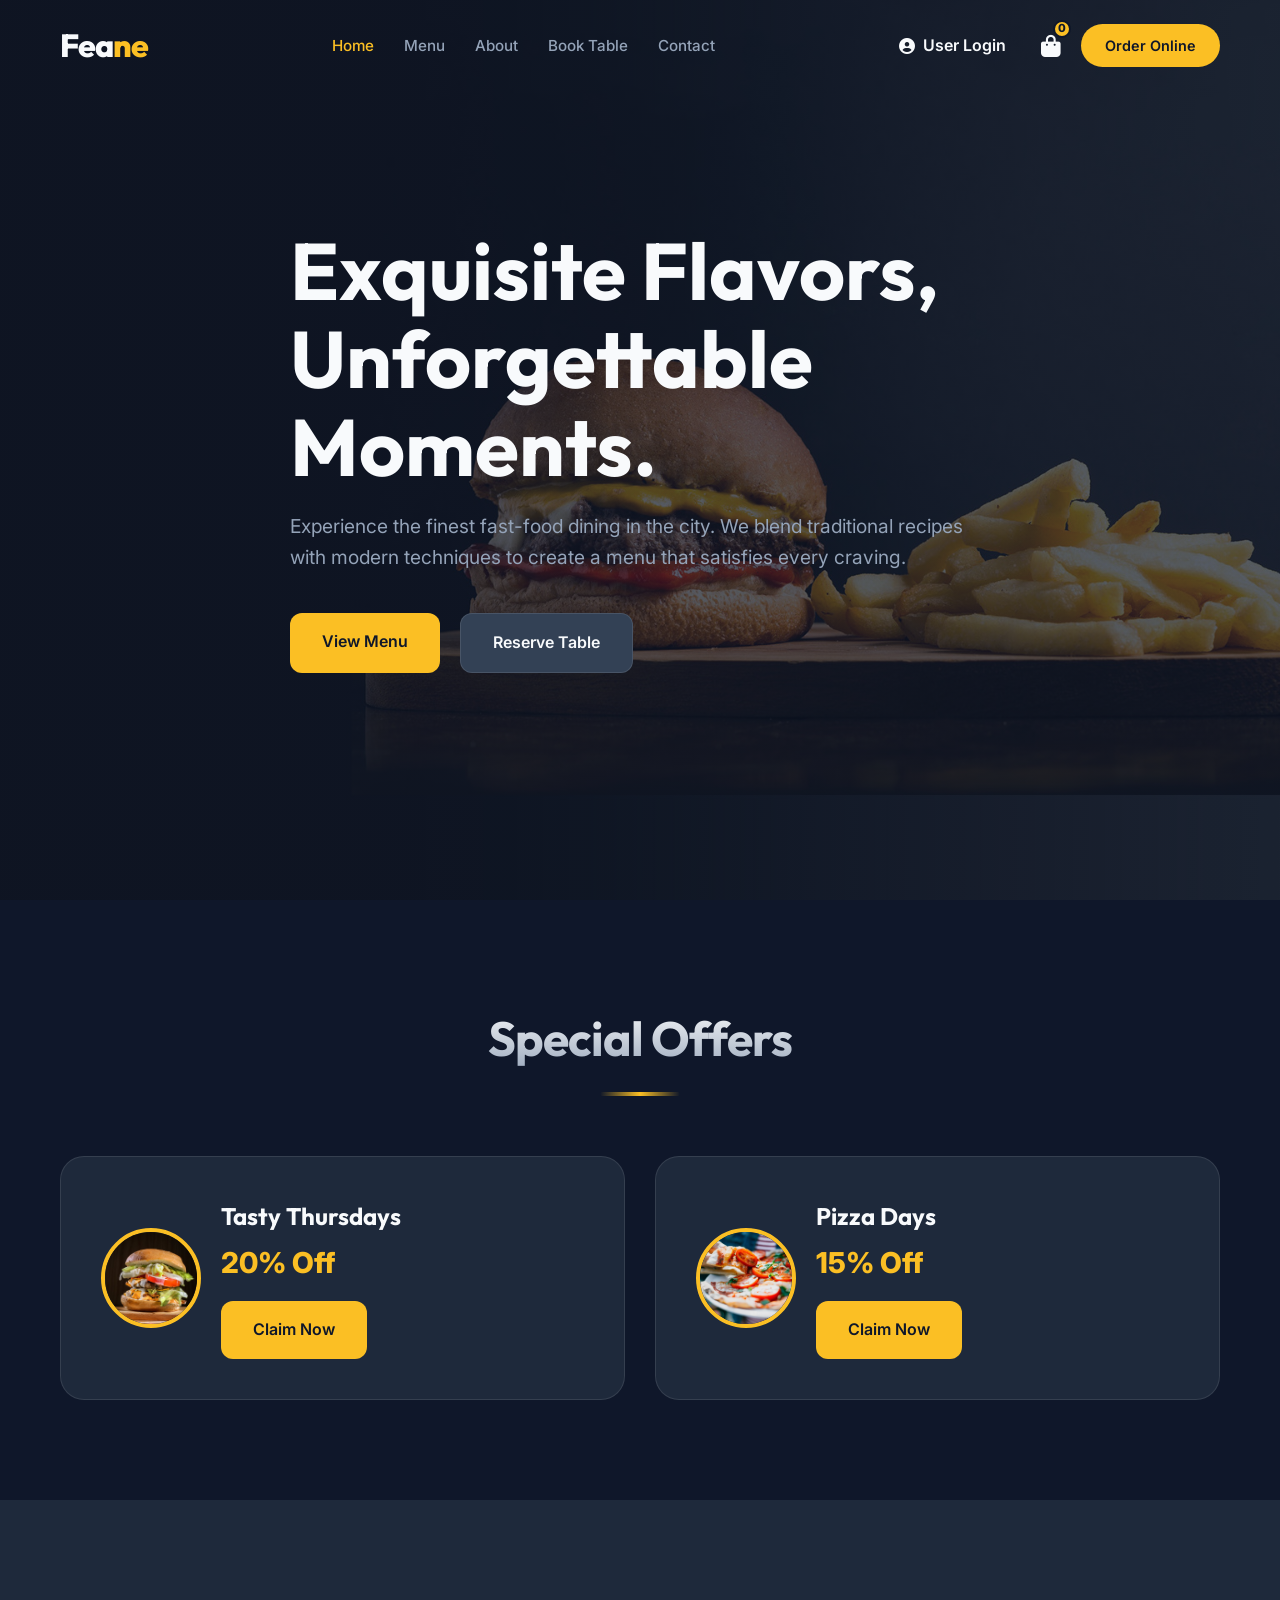
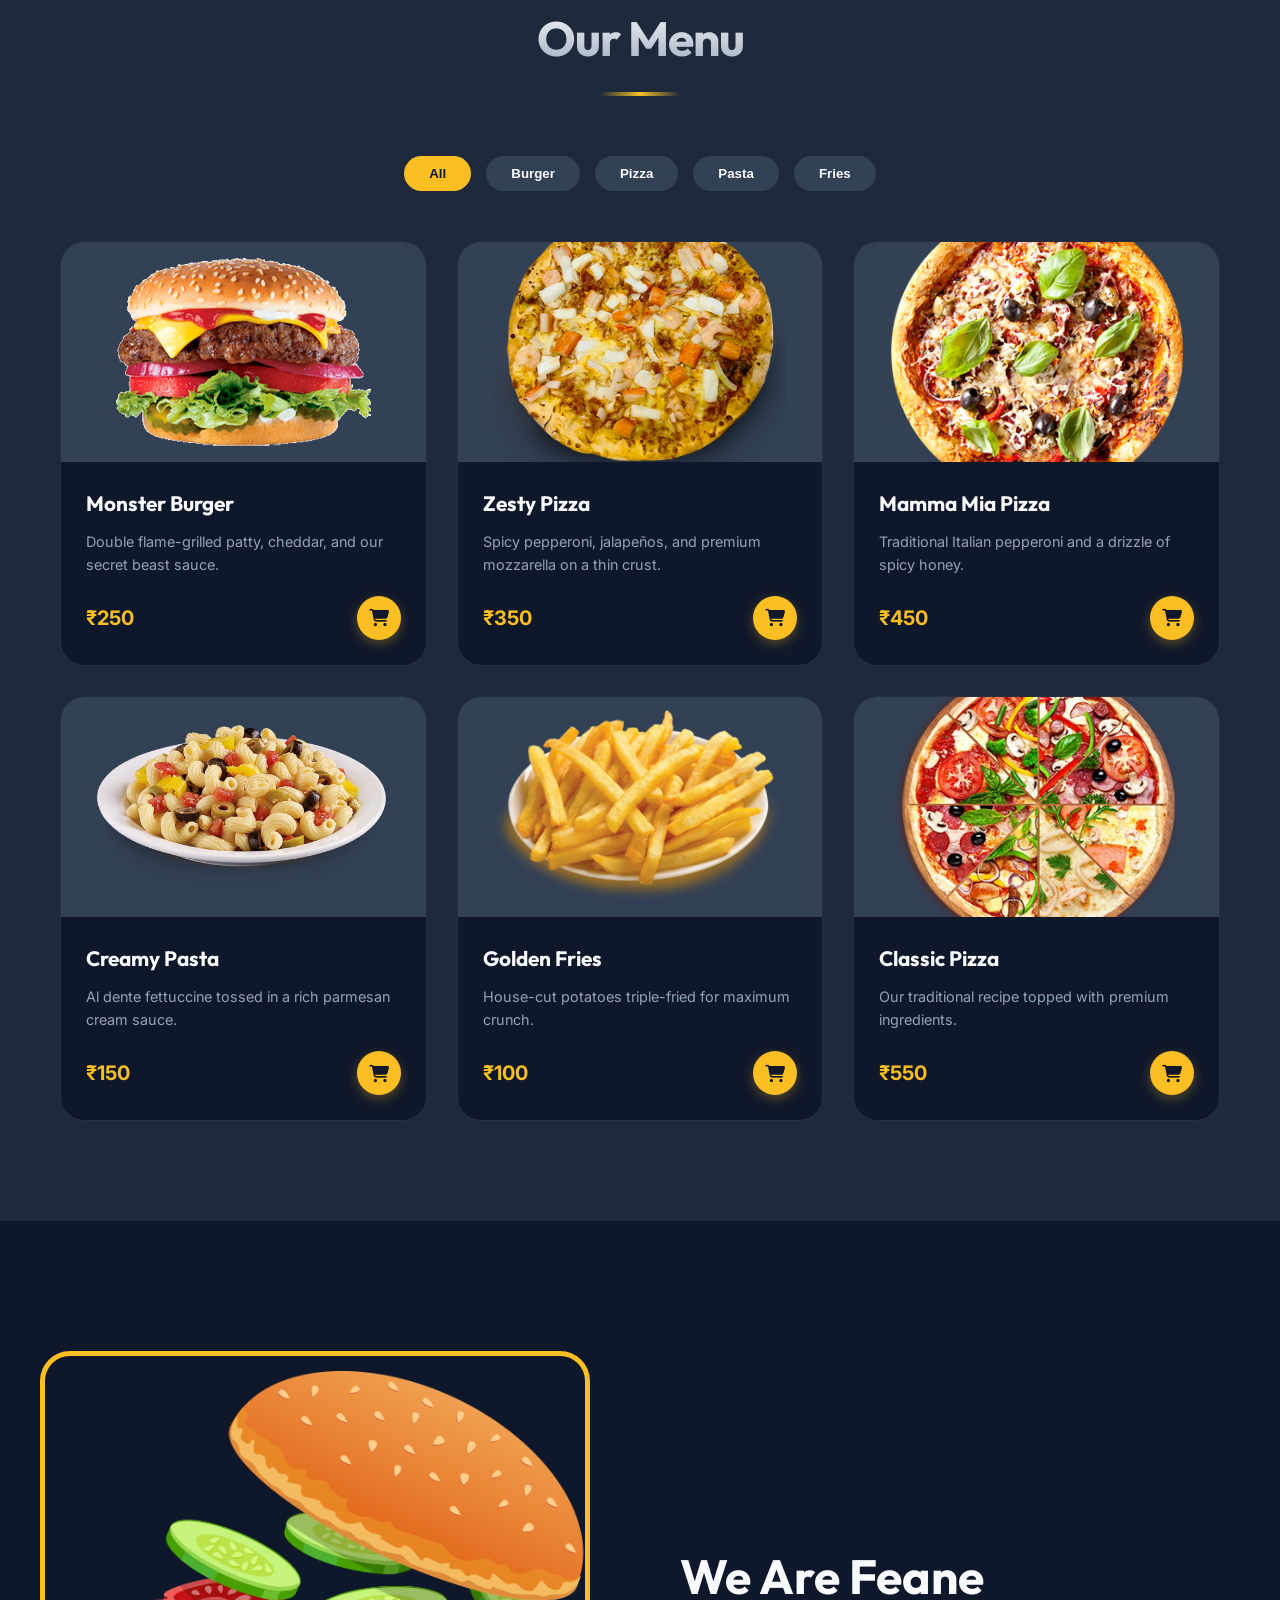
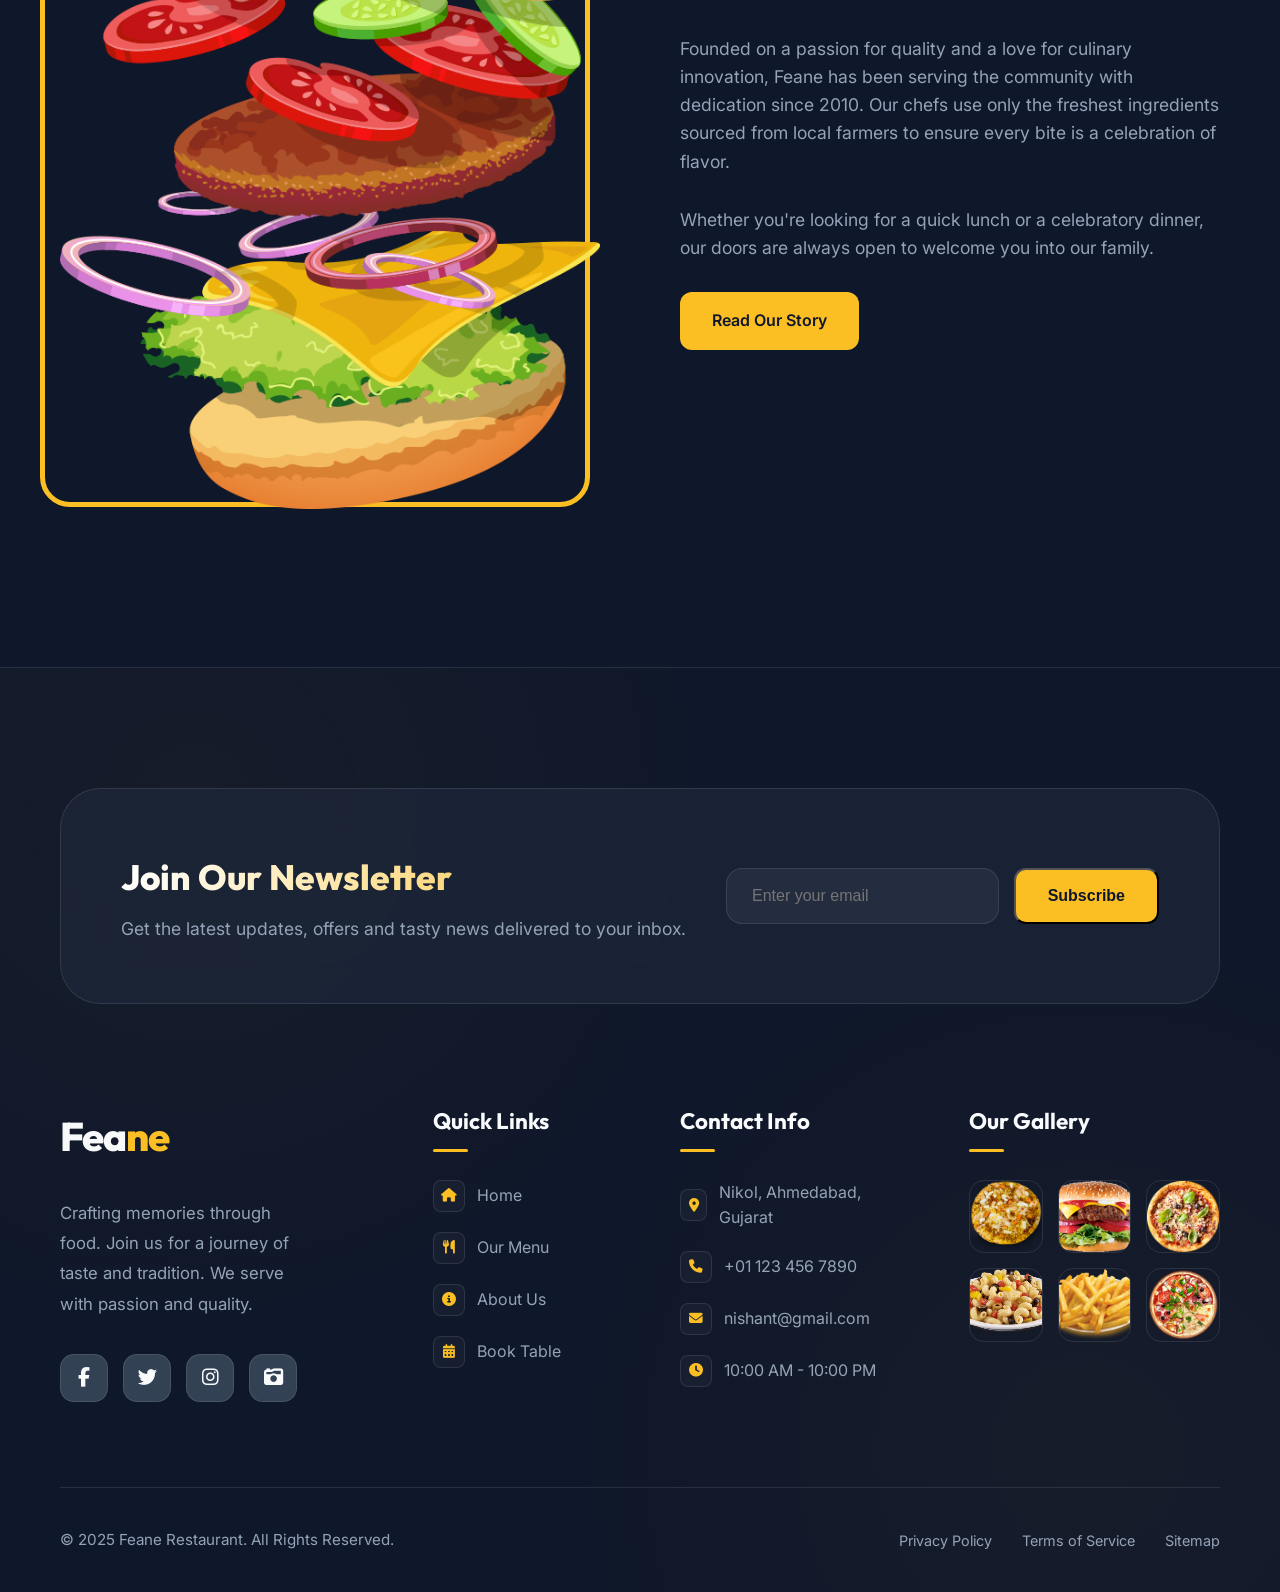
<file: index.html>
<!DOCTYPE html>
<html lang="en">

<head>
  <meta charset="UTF-8">
  <meta name="viewport" content="width=device-width, initial-scale=1.0">
  <title>Feane | Premium Dining Experience</title>
  <!-- Font Awesome -->
  <link rel="stylesheet" href="https://cdnjs.cloudflare.com/ajax/libs/font-awesome/6.4.0/css/all.min.css">
  <!-- Main Stylesheet -->
  <link rel="stylesheet" href="css/style.css">
</head>

<body class="we">
  <!-- Header Start -->
  <header id="header we">
    <div class="container">
      <nav class="nav-content">
        <div class="logo">
          <a href="index.html">Fea<span>ne</span></a>
        </div>
        <ul class="nav-links" id="navLinks">
          <li><a href="index.html" class="active">Home</a></li>
          <li><a href="menu.html">Menu</a></li>
          <li><a href="about.html">About</a></li>
          <li><a href="booking.html">Book Table</a></li>
          <li><a href="contact.html">Contact</a></li>
          <li class="show-mobile"><a href="menu.html" class="mobile-order-btn">Order Online</a></li>
        </ul>
        <div class="nav-extra">
          <div id="authLinks" class="auth-links">
            <!-- Dynamic Login/Logout -->
          </div>
          <div class="cart-toggle" id="cartToggle">
            <i class="fas fa-shopping-bag"></i>
            <span class="cart-badge" id="cartBadge">0</span>
          </div>
          <a href="menu.html" class="nav-cta">Order Online</a>
          <button class="menu-toggle" id="menuToggle">
            <i class="fas fa-bars"></i>
          </button>
        </div>
      </nav>
    </div>
  </header>
  <!-- Header End -->

  <!-- Hero Section -->
  <section class="hero we">
    <div class="container">
      <div class="hero-content">
        <h1>Exquisite Flavors, <br>Unforgettable Moments.</h1>
        <p>Experience the finest fast-food dining in the city. We blend traditional recipes with modern techniques to
          create a menu that satisfies every craving.</p>
        <div class="hero-btns">
          <a href="menu.html" class="btn btn-primary">View Menu</a>
          <a href="booking.html" class="btn btn-outline">Reserve Table</a>
        </div>
      </div>
    </div>
  </section>

  <!-- Offer Section -->
  <section class="offers we">
    <div class="container">
      <div class="section-header">
        <h2>Special Offers</h2>
        <div class="underline"></div>
      </div>
      <div class="offers-grid">
        <div class="offer-card">
          <img src="img/o1.jpg" alt="Tasty Thursdays" class="offer-img">
          <div class="offer-info">
            <h3>Tasty Thursdays</h3>
            <p>20% Off</p>
            <a href="#" class="btn btn-primary">Claim Now</a>
          </div>
        </div>
        <div class="offer-card">
          <img src="img/o2.jpg" alt="Pizza Days" class="offer-img">
          <div class="offer-info">
            <h3>Pizza Days</h3>
            <p>15% Off</p>
            <a href="#" class="btn btn-primary">Claim Now</a>
          </div>
        </div>
      </div>
    </div>
  </section>

  <!-- Menu Section -->
  <section class="menu-section we">
    <div class="container">
      <div class="section-header">
        <h2>Our Menu</h2>
        <div class="underline"></div>
      </div>

      <div class="filter-btns">
        <button class="filter-btn active">All</button>
        <button class="filter-btn">Burger</button>
        <button class="filter-btn">Pizza</button>
        <button class="filter-btn">Pasta</button>
        <button class="filter-btn">Fries</button>
      </div>

      <div class="menu-grid" id="homeMenuGrid">
        <!-- Dynamic Items -->
      </div>
    </div>
  </section>

  <!-- About Section -->
  <section class="about we">
    <div class="container">
      <div class="about-content">
        <div class="about-img">
          <img src="img/about-img.png" alt="Chef Preparing Food">
        </div>
        <div class="about-text">
          <h2>We Are Feane</h2>
          <p>Founded on a passion for quality and a love for culinary innovation, Feane has been serving the community
            with dedication since 2010. Our chefs use only the freshest ingredients sourced from local farmers to ensure
            every bite is a celebration of flavor.</p>
          <p>Whether you're looking for a quick lunch or a celebratory dinner, our doors are always open to welcome you
            into our family.</p>
          <a href="about.html" class="btn btn-primary">Read Our Story</a>
        </div>
      </div>
    </div>
  </section>

  <!-- Footer -->
  <footer>
    <div class="container we">
      <div class="footer-newsletter">
        <div class="newsletter-text">
          <h3>Join Our Newsletter</h3>
          <p>Get the latest updates, offers and tasty news delivered to your inbox.</p>
        </div>
        <form class="newsletter-form">
          <input type="email" placeholder="Enter your email" required>
          <button type="submit" class="btn btn-primary">Subscribe</button>
        </form>
      </div>

      <div class="footer-grid">
        <div class="footer-col" style="padding-right: 40px;">
          <div class="logo">
            <a href="index.html">Fea<span>ne</span></a>
          </div>
          <p>Crafting memories through food. Join us for a journey of taste and tradition. We serve with passion and
            quality.</p>
          <div class="socials">
            <a href="#" class="social-link facebook"><i class="fab fa-facebook-f"></i></a>
            <a href="#" class="social-link twitter"><i class="fab fa-twitter"></i></a>
            <a href="#" class="social-link instagram"><i class="fab fa-instagram"></i></a>
            <a href="#" class="social-link picsart"><i class="fas fa-camera-retro"></i></a>
          </div>
        </div>

        <div class="footer-col">
          <h3>Quick Links</h3>
          <ul class="footer-links">
            <li><a href="index.html"><i class="fas fa-home"></i> Home</a></li>
            <li><a href="menu.html"><i class="fas fa-utensils"></i> Our Menu</a></li>
            <li><a href="about.html"><i class="fas fa-info-circle"></i> About Us</a></li>
            <li><a href="booking.html"><i class="fas fa-calendar-alt"></i> Book Table</a></li>
          </ul>
        </div>

        <div class="footer-col">
          <h3>Contact Info</h3>
          <ul class="footer-links">
            <li><a href="#"><i class="fas fa-map-marker-alt"></i> Nikol, Ahmedabad, Gujarat</a></li>
            <li><a href="#"><i class="fas fa-phone"></i> +01 123 456 7890</a></li>
            <li><a href="#"><i class="fas fa-envelope"></i> nishant@gmail.com</a></li>
            <li><a href="#"><i class="fas fa-clock"></i> 10:00 AM - 10:00 PM</a></li>
          </ul>
        </div>

        <div class="footer-col">
          <h3>Our Gallery</h3>
          <div class="insta-grid">
            <div class="insta-img"><img src="img/f1.png" alt=""></div>
            <div class="insta-img"><img src="img/f2.png" alt=""></div>
            <div class="insta-img"><img src="img/f3.png" alt=""></div>
            <div class="insta-img"><img src="img/f4.png" alt=""></div>
            <div class="insta-img"><img src="img/f5.png" alt=""></div>
            <div class="insta-img"><img src="img/f6.png" alt=""></div>
          </div>
        </div>
      </div>

      <div class="footer-bottom">
        <p>&copy; 2025 Feane Restaurant. All Rights Reserved.</p>
        <div class="bottom-links">
          <a href="admin-login.html">Privacy Policy</a>
          <a href="#">Terms of Service</a>
          <a href="#">Sitemap</a>
        </div>
      </div>
    </div>
  </footer>

  <script src="js/menuData.js"></script>
  <script src="js/auth.js"></script>
  <script src="js/main.js"></script>
  <script>
    renderMenuGrid('homeMenuGrid');
  </script>

</body>

</html>
</file>
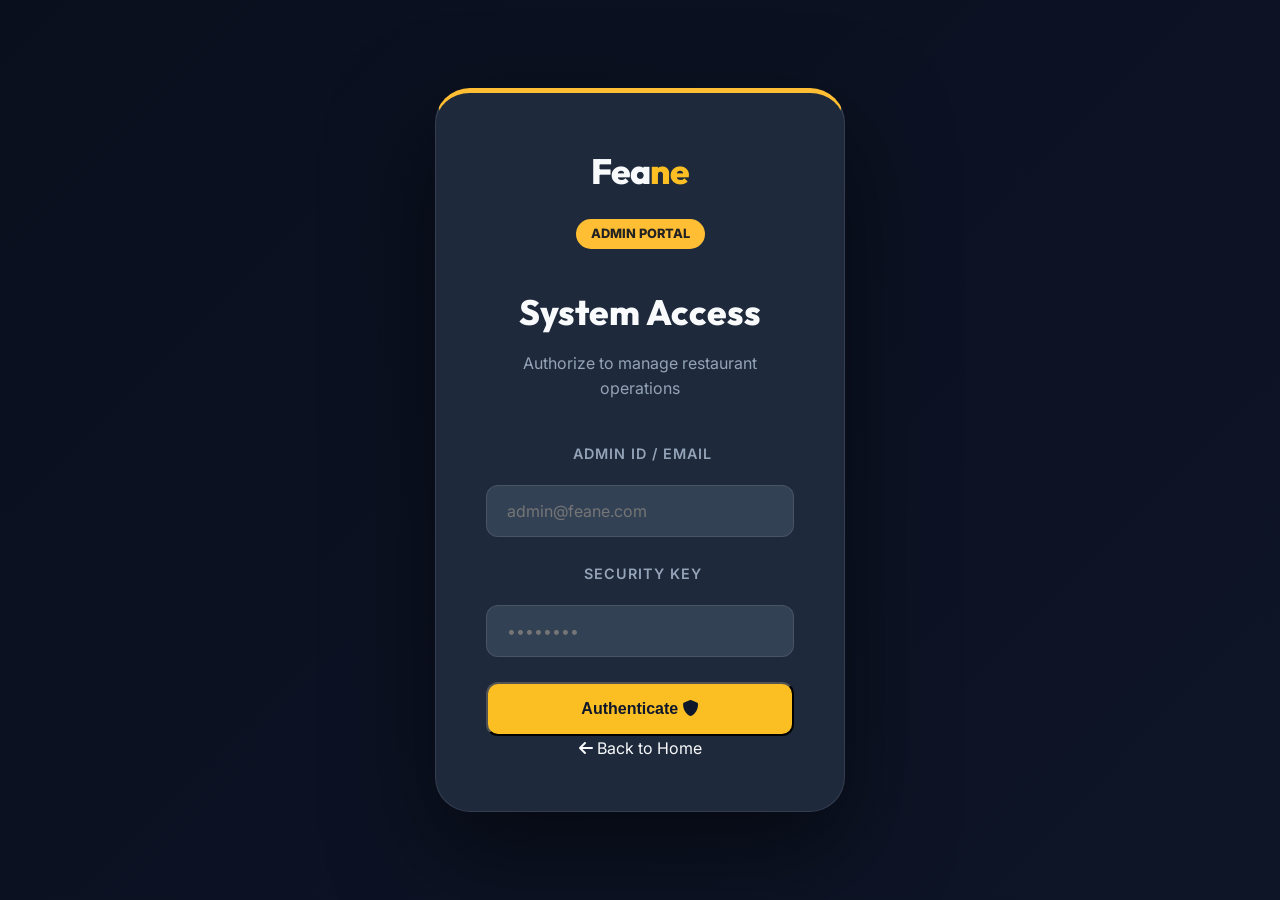
<file: admin-login.html>
<!DOCTYPE html>
<html lang="en">
<head>
    <meta charset="UTF-8">
    <meta name="viewport" content="width=device-width, initial-scale=1.0">
    <title>Admin Login | Feane Restaurant</title>
    <link rel="stylesheet" href="https://cdnjs.cloudflare.com/ajax/libs/font-awesome/6.0.0/css/all.min.css">
    <link href="https://fonts.googleapis.com/css2?family=Outfit:wght@300;400;600;800&display=swap" rel="stylesheet">
    <link rel="stylesheet" href="css/style.css">
    <style>
        .auth-card {
            border-top: 5px solid #ffbe33;
        }
        .admin-badge {
            background: #ffbe33;
            color: #222;
            padding: 5px 15px;
            border-radius: 20px;
            font-size: 0.8rem;
            font-weight: 800;
            display: inline-block;
            margin-bottom: 15px;
            text-transform: uppercase;
        }
    </style>
</head>
<body class="auth-page">

    <div class="auth-container we">
        <div class="auth-card">
            <div class="auth-header">
                <div class="logo">
                    <a href="index.html">Fea<span>ne</span></a>
                </div>
                <div class="admin-badge">Admin Portal</div>
                <h1>System Access</h1>
                <p>Authorize to manage restaurant operations</p>
            </div>
            
            <form id="adminLoginForm" class="auth-form">
                <div class="form-group">
                    <label>Admin ID / Email</label>
                    <input type="email" class="form-control" placeholder="admin@feane.com" required>
                </div>
                <div class="form-group">
                    <label>Security Key</label>
                    <input type="password" class="form-control" placeholder="••••••••" required>
                </div>
                
                <button type="submit" class="btn btn-primary btn-block" style="width: 100%;">Authenticate <i class="fas fa-shield-alt"></i></button>
            </form>
            
            <div class="auth-footer">
                <a href="index.html"><i class="fas fa-arrow-left"></i> Back to Home</a>
            </div>
        </div>
    </div>

    <script src="js/auth.js"></script>
    <script src="js/main.js"></script>
    <script>
        document.getElementById('adminLoginForm').addEventListener('submit', (e) => {
            e.preventDefault();
            const email = e.target.querySelector('input[type="email"]').value;
            const password = e.target.querySelector('input[type="password"]').value;
            
            // Fixed credentials for admin from auth.js logic
            const result = auth.login(email, password === '123' ? 'admin123' : password);
            
            if (result.success && result.user.role === 'admin') {
                window.location.href = 'dashboard.html';
            } else if (result.success) {
                showToast("Access Denied: Not an admin account.");
                setTimeout(() => auth.logout(), 2000);
            } else {
                showToast("Invalid Admin Credentials");
            }
        });
    </script>
</body>
</html>
</file>
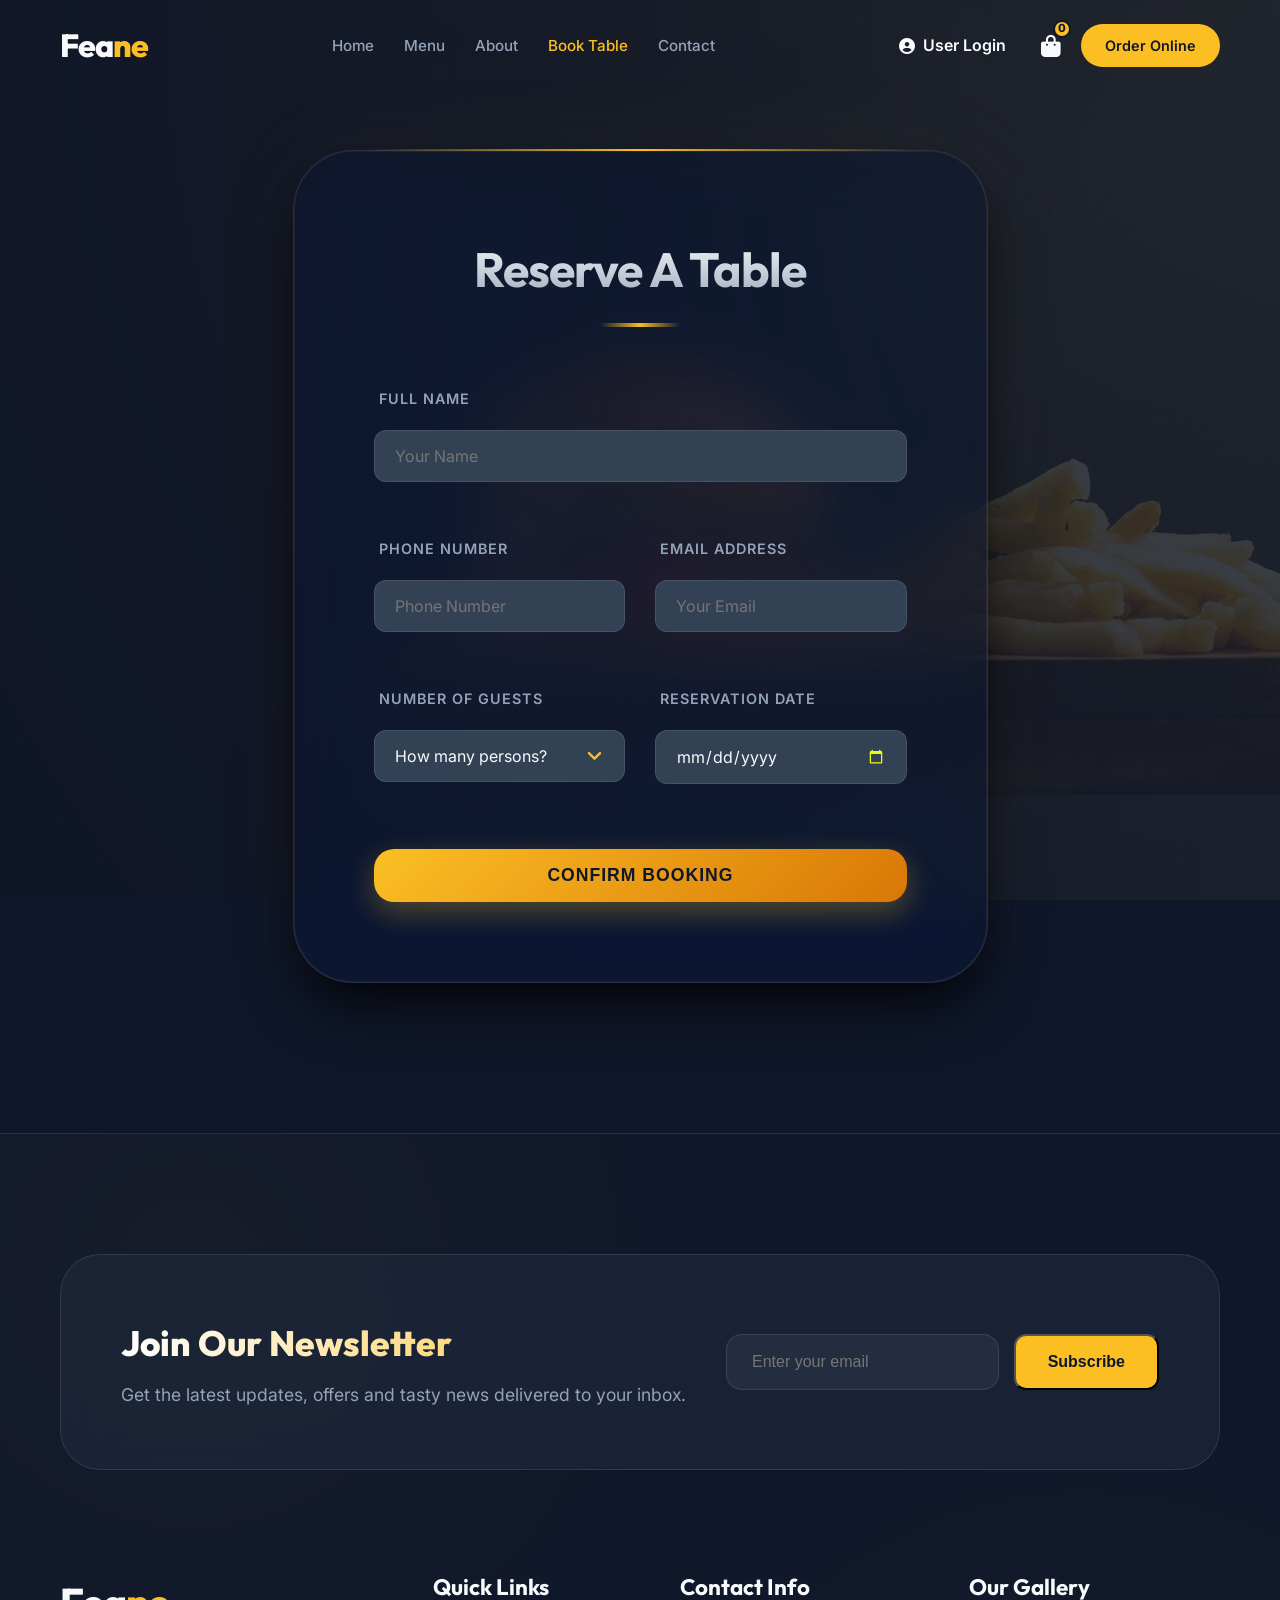
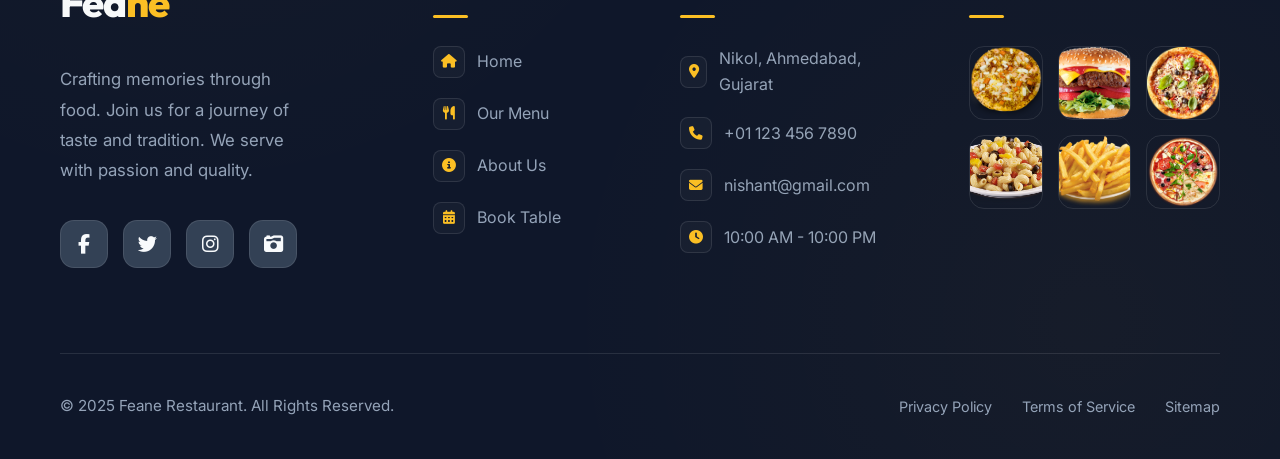
<file: booking.html>
<!DOCTYPE html>
<html lang="en">

<head>
  <meta charset="UTF-8">
  <meta name="viewport" content="width=device-width, initial-scale=1.0">
  <title>Book a Table | Feane</title>
  <!-- Font Awesome -->
  <link rel="stylesheet" href="https://cdnjs.cloudflare.com/ajax/libs/font-awesome/6.4.0/css/all.min.css">
  <!-- Main Stylesheet -->
  <link rel="stylesheet" href="css/style.css">
</head>

<body>
  <!-- Header Start -->
  <header id="header we">
    <div class="container">
      <nav class="nav-content">
        <div class="logo">
          <a href="index.html">Fea<span>ne</span></a>
        </div>
        <ul class="nav-links" id="navLinks">
          <li><a href="index.html">Home</a></li>
          <li><a href="menu.html">Menu</a></li>
          <li><a href="about.html">About</a></li>
          <li><a href="booking.html" class="active">Book Table</a></li>
          <li><a href="contact.html">Contact</a></li>
          <li class="show-mobile"><a href="menu.html" class="mobile-order-btn">Order Online</a></li>
        </ul>
        <div class="nav-extra">
          <div id="authLinks" class="auth-links">
            <!-- Dynamic Login/Logout -->
          </div>
          <div class="cart-toggle" id="cartToggle">
            <i class="fas fa-shopping-bag"></i>
            <span class="cart-badge" id="cartBadge">0</span>
          </div>
          <a href="menu.html" class="nav-cta">Order Online</a>
          <button class="menu-toggle" id="menuToggle">
            <i class="fas fa-bars"></i>
          </button>
        </div>
      </nav>
    </div>
  </header>
  <!-- Header End -->

  <!-- Booking Section -->
  <section class="booking-section we">
    <div class="container">
      <div class="booking-card">
        <div class="section-header">
          <h2>Reserve A Table</h2>
          <div class="underline"></div>
        </div>
        <form class="booking-form">
          <div class="form-group full-width">
            <label for="name">Full Name</label>
            <div class="input-with-icon">
              <input type="text" id="name" class="form-control" placeholder="Your Name" required>
            </div>
          </div>
          <div class="form-group">
            <label for="phone">Phone Number</label>
            <div class="input-with-icon">
              <input type="tel" id="phone" class="form-control" placeholder="Phone Number" required>
            </div>
          </div>
          <div class="form-group">
            <label for="email">Email Address</label>
            <div class="input-with-icon">
              <input type="email" id="email" class="form-control" placeholder="Your Email" required>
            </div>
          </div>
          <div class="form-group">
            <label for="persons">Number of Guests</label>
            <div class="input-with-icon">
              <select id="persons" class="form-control" required>
                <option value="" disabled selected>How many persons?</option>
                <option value="1">1 Person</option>
                <option value="2">2 Persons</option>
                <option value="3">3 Persons</option>
                <option value="4">4 Persons</option>
                <option value="5">5+ Persons</option>
              </select>
            </div>
          </div>
          <div class="form-group">
            <label for="date">Reservation Date</label>
            <div class="input-with-icon">
              <input type="date" id="date" class="form-control" required>
            </div>
          </div>
          <button type="submit" class="btn btn-primary btn-submit">
            Confirm Booking
          </button>
        </form>
      </div>
    </div>
  </section>

  <!-- Footer -->
  <footer>
    <div class="container we">
      <div class="footer-newsletter">
        <div class="newsletter-text">
          <h3>Join Our Newsletter</h3>
          <p>Get the latest updates, offers and tasty news delivered to your inbox.</p>
        </div>
        <form class="newsletter-form">
          <input type="email" placeholder="Enter your email" required>
          <button type="submit" class="btn btn-primary">Subscribe</button>
        </form>
      </div>

      <div class="footer-grid">
        <div class="footer-col" style="padding-right: 40px;">
          <div class="logo">
            <a href="index.html">Fea<span>ne</span></a>
          </div>
          <p>Crafting memories through food. Join us for a journey of taste and tradition. We serve with passion and
            quality.</p>
          <div class="socials">
            <a href="#" class="social-link facebook"><i class="fab fa-facebook-f"></i></a>
            <a href="#" class="social-link twitter"><i class="fab fa-twitter"></i></a>
            <a href="#" class="social-link instagram"><i class="fab fa-instagram"></i></a>
            <a href="#" class="social-link picsart"><i class="fas fa-camera-retro"></i></a>
          </div>
        </div>

        <div class="footer-col">
          <h3>Quick Links</h3>
          <ul class="footer-links">
            <li><a href="index.html"><i class="fas fa-home"></i> Home</a></li>
            <li><a href="menu.html"><i class="fas fa-utensils"></i> Our Menu</a></li>
            <li><a href="about.html"><i class="fas fa-info-circle"></i> About Us</a></li>
            <li><a href="booking.html"><i class="fas fa-calendar-alt"></i> Book Table</a></li>
          </ul>
        </div>

        <div class="footer-col">
          <h3>Contact Info</h3>
          <ul class="footer-links">
            <li><a href="#"><i class="fas fa-map-marker-alt"></i> Nikol, Ahmedabad, Gujarat</a></li>
            <li><a href="#"><i class="fas fa-phone"></i> +01 123 456 7890</a></li>
            <li><a href="#"><i class="fas fa-envelope"></i> nishant@gmail.com</a></li>
            <li><a href="#"><i class="fas fa-clock"></i> 10:00 AM - 10:00 PM</a></li>
          </ul>
        </div>

        <div class="footer-col">
          <h3>Our Gallery</h3>
          <div class="insta-grid">
            <div class="insta-img"><img src="img/f1.png" alt=""></div>
            <div class="insta-img"><img src="img/f2.png" alt=""></div>
            <div class="insta-img"><img src="img/f3.png" alt=""></div>
            <div class="insta-img"><img src="img/f4.png" alt=""></div>
            <div class="insta-img"><img src="img/f5.png" alt=""></div>
            <div class="insta-img"><img src="img/f6.png" alt=""></div>
          </div>
        </div>
      </div>

      <div class="footer-bottom">
        <p>&copy; 2025 Feane Restaurant. All Rights Reserved.</p>
        <div class="bottom-links">
          <a href="admin-login.html">Privacy Policy</a>
          <a href="#">Terms of Service</a>
          <a href="#">Sitemap</a>
        </div>
      </div>
    </div>
  </footer>

  <script src="js/auth.js"></script>
  <script src="js/main.js"></script>
</body>

</html>
</file>
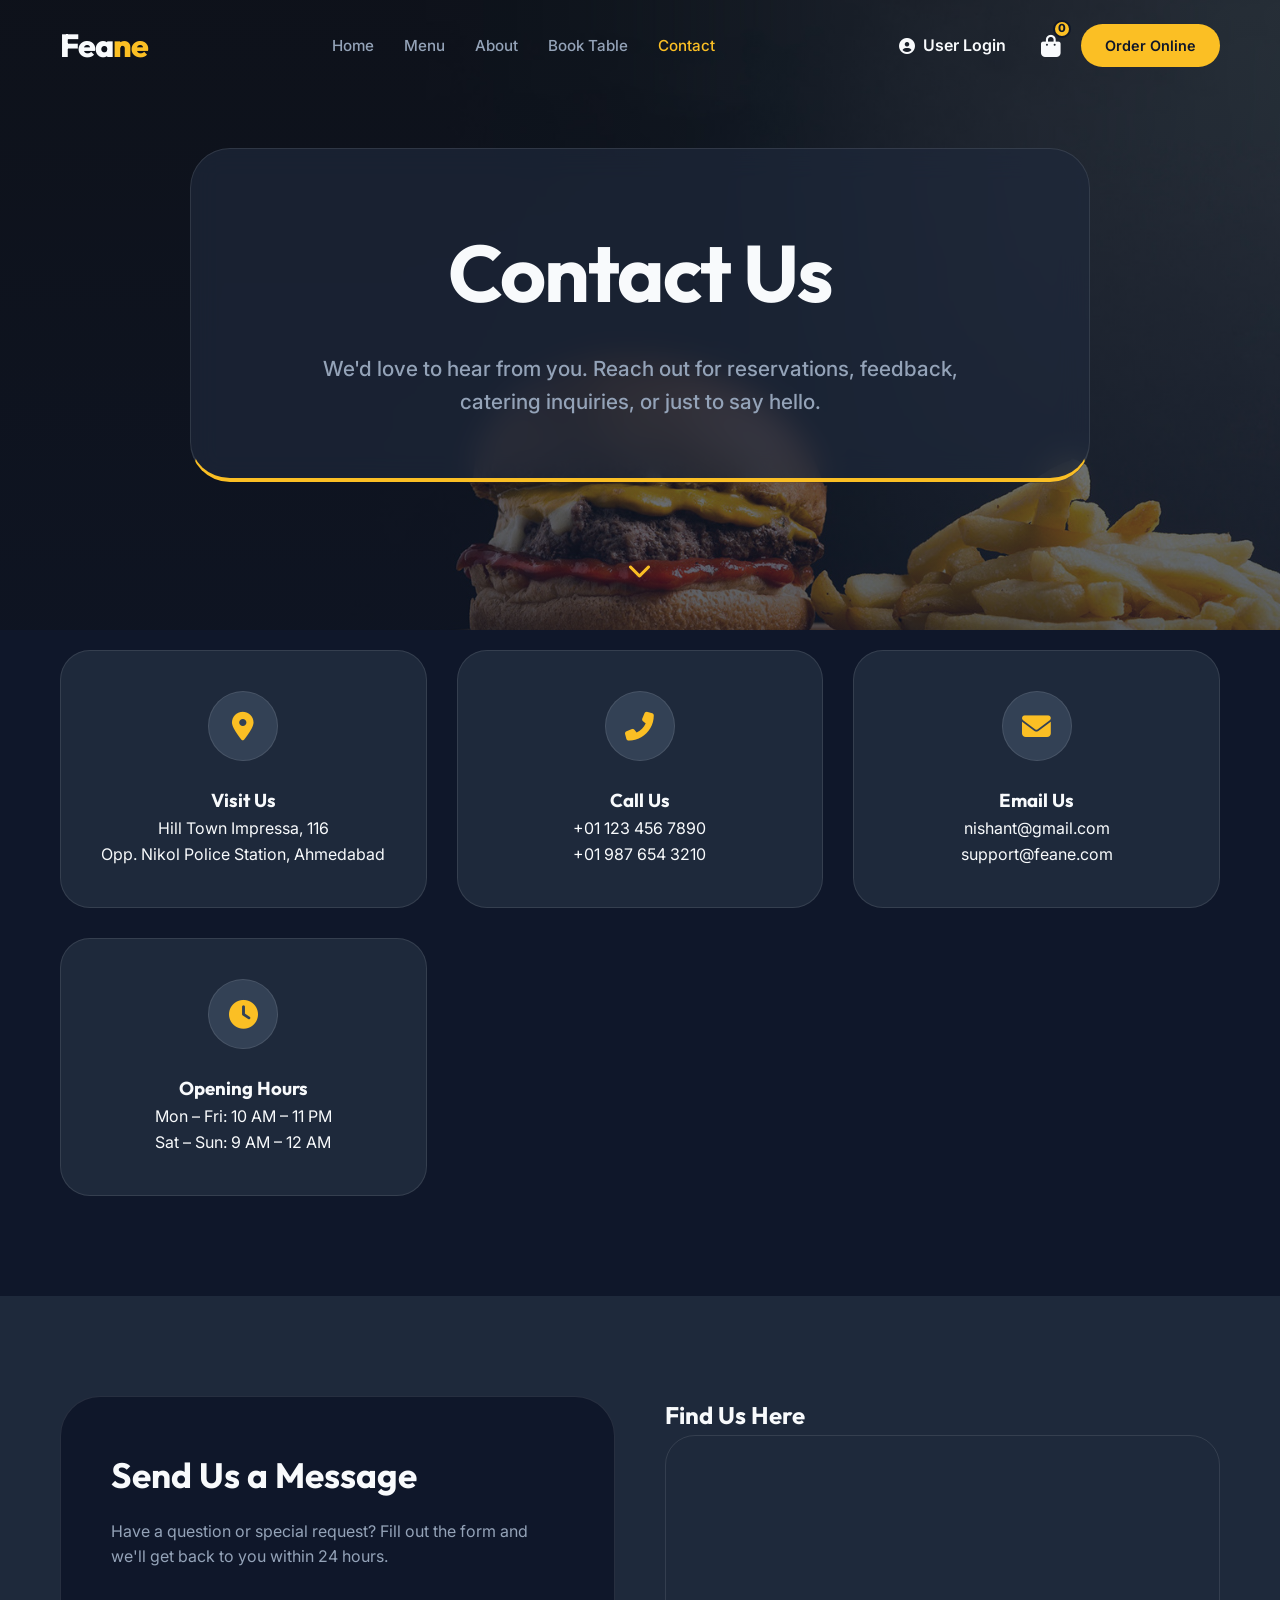
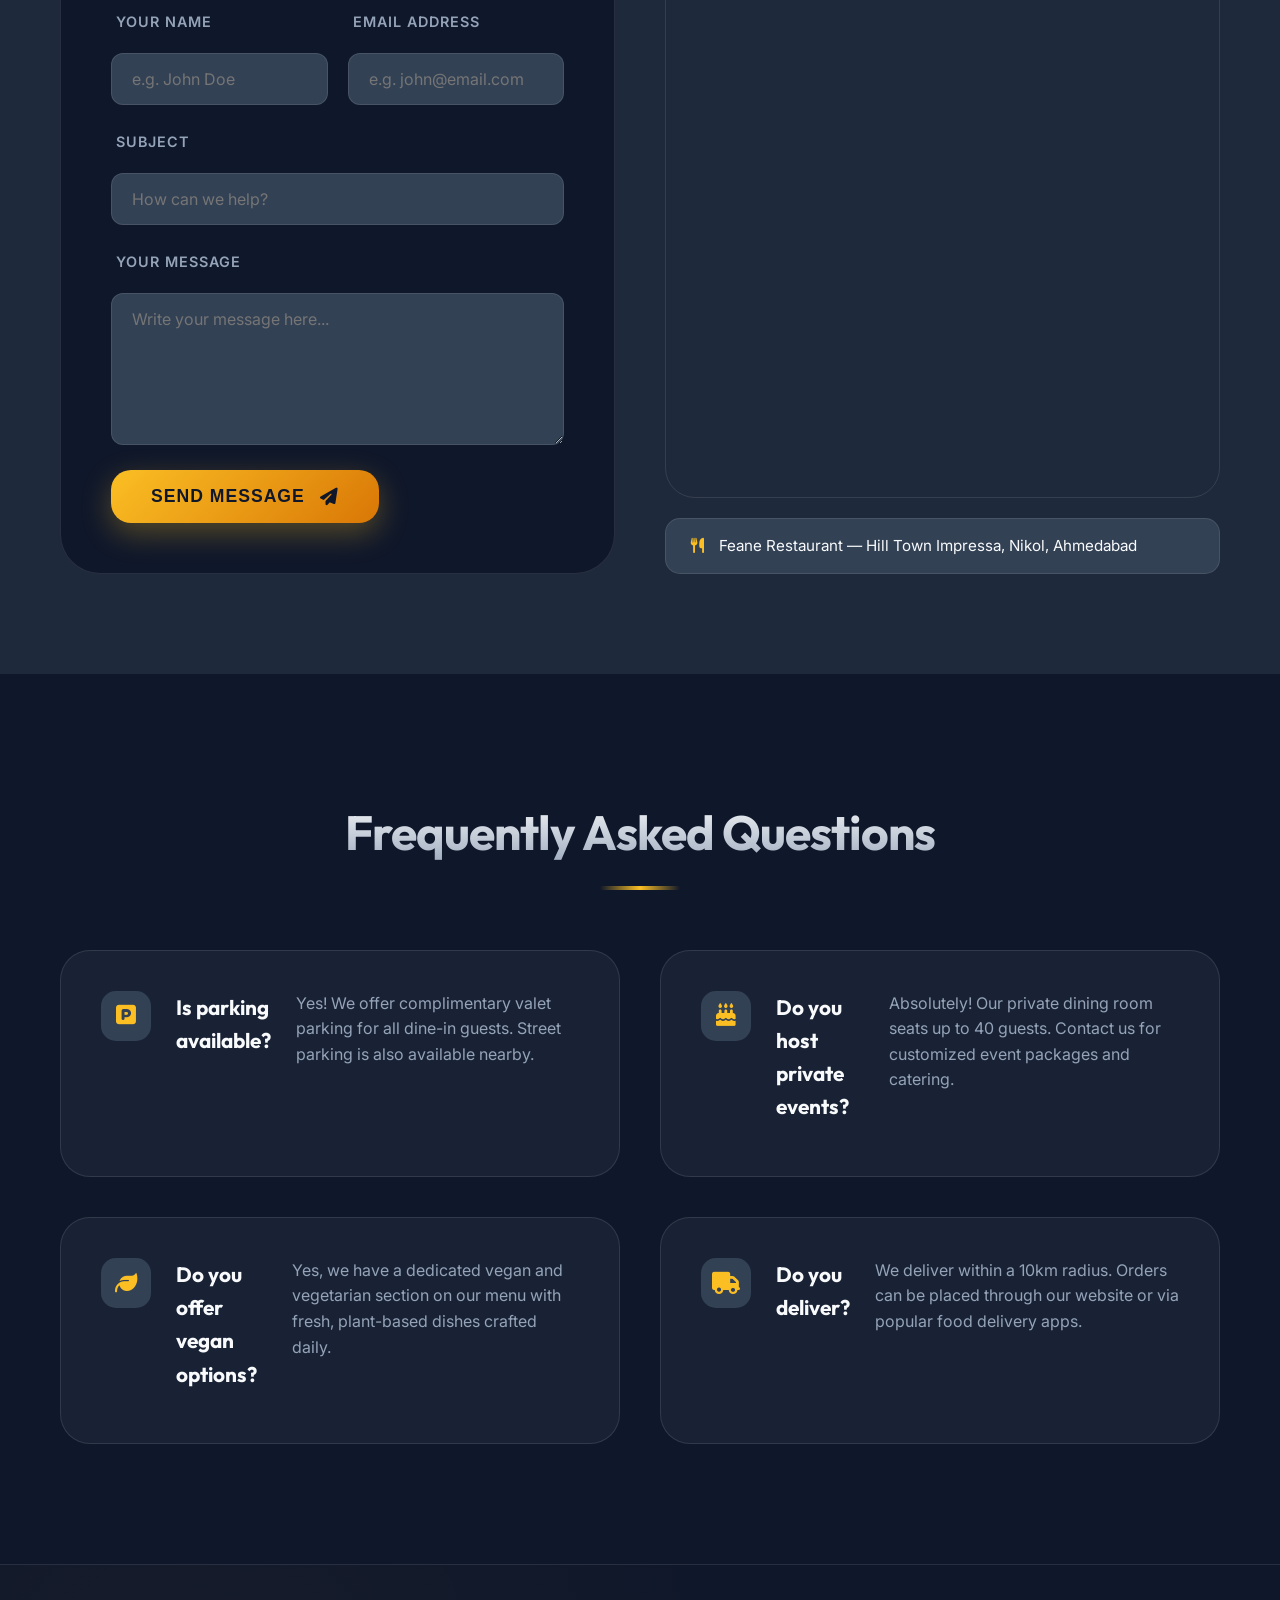
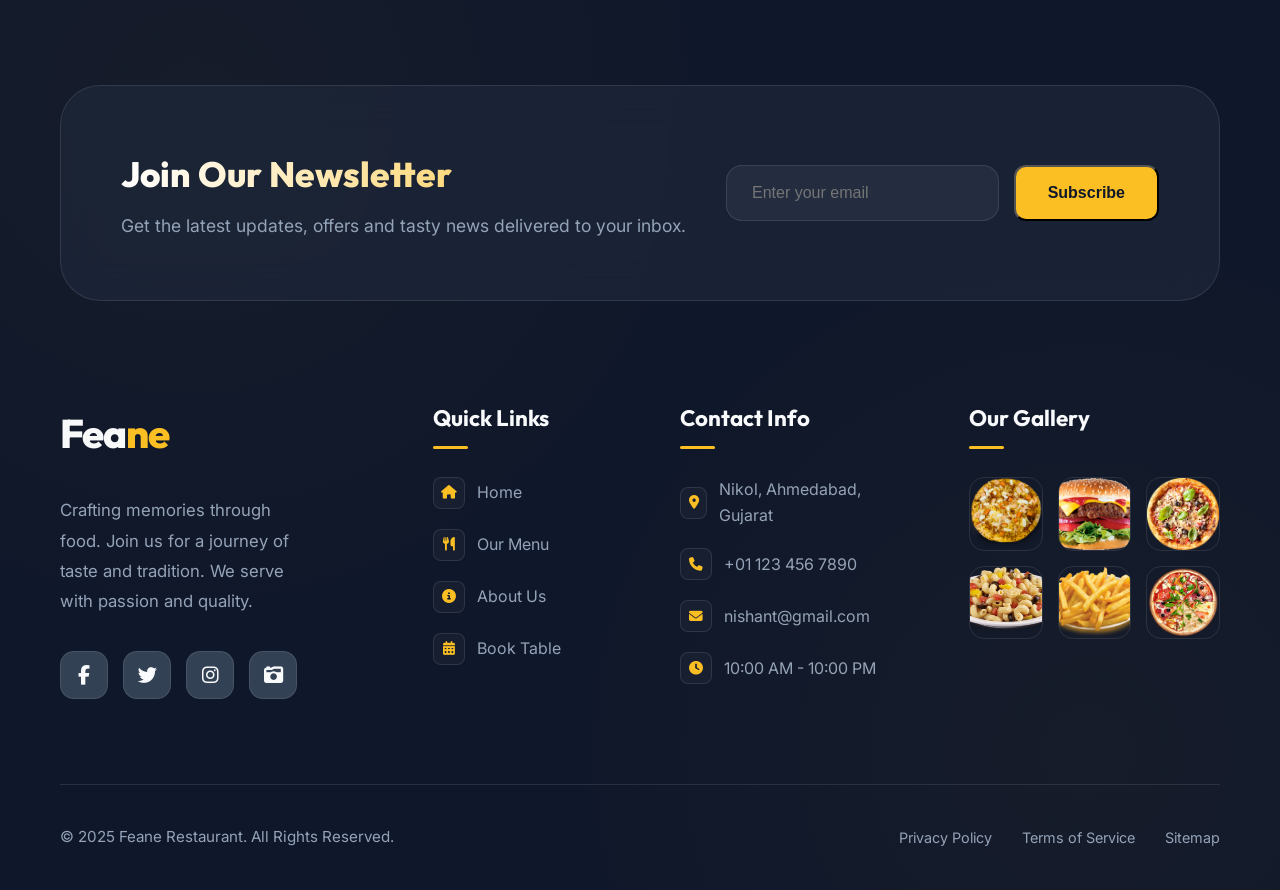
<file: contact.html>
<!DOCTYPE html>
<html lang="en">

<head>
  <meta charset="UTF-8">
  <meta name="viewport" content="width=device-width, initial-scale=1.0">
  <title>Contact Us | Feane</title>
  <meta name="description"
    content="Get in touch with Feane Restaurant. Reach out for reservations, catering inquiries, or just to say hello.">
  <!-- Font Awesome -->
  <link rel="stylesheet" href="https://cdnjs.cloudflare.com/ajax/libs/font-awesome/6.4.0/css/all.min.css">
  <!-- Main Stylesheet -->
  <link rel="stylesheet" href="css/style.css">
</head>

<body>
  <!-- Header -->
  <header id="header we">
    <div class="container">
      <nav class="nav-content">
        <div class="logo">
          <a href="index.html">Fea<span>ne</span></a>
        </div>
        <ul class="nav-links" id="navLinks">
          <li><a href="index.html">Home</a></li>
          <li><a href="menu.html">Menu</a></li>
          <li><a href="about.html">About</a></li>
          <li><a href="booking.html">Book Table</a></li>
          <li><a href="contact.html" class="active">Contact</a></li>
          <li class="show-mobile"><a href="menu.html" class="mobile-order-btn">Order Online</a></li>
        </ul>
        <div class="nav-extra">
          <div id="authLinks" class="auth-links">
            <!-- Dynamic Login/Logout -->
          </div>
          <div class="cart-toggle" id="cartToggle">
            <i class="fas fa-shopping-bag"></i>
            <span class="cart-badge" id="cartBadge">0</span>
          </div>
          <a href="menu.html" class="nav-cta">Order Online</a>
          <button class="menu-toggle" id="menuToggle">
            <i class="fas fa-bars"></i>
          </button>
        </div>
      </nav>
    </div>
  </header>

  <!-- Hero -->
  <section class="menu-hero we">
    <div class="menu-hero-content">
      <h1>Contact Us</h1>
      <p>We'd love to hear from you. Reach out for reservations, feedback, catering inquiries, or just to say hello.</p>
    </div>
    <div class="scroll-indicator">
      <i class="fas fa-chevron-down"></i>
    </div>
  </section>

  <!-- Contact Info Cards -->
  <section class="contact-cards-section we">
    <div class="container">
      <div class="contact-cards-grid">
        <div class="contact-info-card">
          <div class="contact-icon-wrap">
            <i class="fas fa-map-marker-alt"></i>
          </div>
          <h3>Visit Us</h3>
          <p>Hill Town Impressa, 116</p>
          <p>Opp. Nikol Police Station, Ahmedabad</p>
        </div>
        <div class="contact-info-card">
          <div class="contact-icon-wrap">
            <i class="fas fa-phone-alt"></i>
          </div>
          <h3>Call Us</h3>
          <p>+01 123 456 7890</p>
          <p>+01 987 654 3210</p>
        </div>
        <div class="contact-info-card">
          <div class="contact-icon-wrap">
            <i class="fas fa-envelope"></i>
          </div>
          <h3>Email Us</h3>
          <p>nishant@gmail.com</p>
          <p>support@feane.com</p>
        </div>
        <div class="contact-info-card">
          <div class="contact-icon-wrap">
            <i class="fas fa-clock"></i>
          </div>
          <h3>Opening Hours</h3>
          <p>Mon – Fri: 10 AM – 11 PM</p>
          <p>Sat – Sun: 9 AM – 12 AM</p>
        </div>
      </div>
    </div>
  </section>

  <!-- Contact Form & Map -->
  <section class="contact-main we">
    <div class="container">
      <div class="contact-wrapper">
        <!-- Form -->
        <div class="contact-form-box">
          <h2>Send Us a Message</h2>
          <p class="form-subtitle">Have a question or special request? Fill out the form and we'll get back to you
            within 24 hours.</p>
          <form class="contact-form" id="contactForm">
            <div class="form-row">
              <div class="form-group">
                <label for="contactName">Your Name</label>
                <input type="text" id="contactName" class="form-control" placeholder="e.g. John Doe" required>
              </div>
              <div class="form-group">
                <label for="contactEmail">Email Address</label>
                <input type="email" id="contactEmail" class="form-control" placeholder="e.g. john@email.com" required>
              </div>
            </div>
            <div class="form-group">
              <label for="contactSubject">Subject</label>
              <input type="text" id="contactSubject" class="form-control" placeholder="How can we help?" required>
            </div>
            <div class="form-group">
              <label for="contactMessage">Your Message</label>
              <textarea id="contactMessage" class="form-control" rows="6" placeholder="Write your message here..."
                required></textarea>
            </div>
            <button type="submit" class="btn btn-primary btn-submit" id="submitBtn">
              <span>Send Message</span>
              <i class="fas fa-paper-plane"></i>
            </button>
          </form>
        </div>
        <!-- Map -->
        <div class="contact-map-box">
          <h2>Find Us Here</h2>
          <div class="map-container">
            <iframe
              src="https://maps.google.com/maps?q=Hill%20Town%20Impressa,%20Nikol,%20Ahmedabad,%20Gujarat%20380049&t=&z=15&ie=UTF8&iwloc=&output=embed"
              width="100%" height="100%" style="border:0;" allowfullscreen="" loading="lazy"
              referrerpolicy="no-referrer-when-downgrade">
            </iframe>
          </div>
          <div class="map-overlay-info">
            <i class="fas fa-utensils"></i>
            <span>Feane Restaurant — Hill Town Impressa, Nikol, Ahmedabad</span>
          </div>
        </div>
      </div>
    </div>
  </section>

  <!-- FAQ Section -->
  <section class="faq-section we">
    <div class="container">
      <div class="section-header">
        <h2>Frequently Asked Questions</h2>
        <div class="underline"></div>
      </div>
      <div class="faq-grid">
        <div class="faq-card">
          <div class="faq-icon"><i class="fas fa-parking"></i></div>
          <h3>Is parking available?</h3>
          <p>Yes! We offer complimentary valet parking for all dine-in guests. Street parking is also available nearby.
          </p>
        </div>
        <div class="faq-card">
          <div class="faq-icon"><i class="fas fa-birthday-cake"></i></div>
          <h3>Do you host private events?</h3>
          <p>Absolutely! Our private dining room seats up to 40 guests. Contact us for customized event packages and
            catering.</p>
        </div>
        <div class="faq-card">
          <div class="faq-icon"><i class="fas fa-leaf"></i></div>
          <h3>Do you offer vegan options?</h3>
          <p>Yes, we have a dedicated vegan and vegetarian section on our menu with fresh, plant-based dishes crafted
            daily.</p>
        </div>
        <div class="faq-card">
          <div class="faq-icon"><i class="fas fa-truck"></i></div>
          <h3>Do you deliver?</h3>
          <p>We deliver within a 10km radius. Orders can be placed through our website or via popular food delivery
            apps.</p>
        </div>
      </div>
    </div>
  </section>

  <!-- Footer -->
  <footer>
    <div class="container we">
      <div class="footer-newsletter">
        <div class="newsletter-text">
          <h3>Join Our Newsletter</h3>
          <p>Get the latest updates, offers and tasty news delivered to your inbox.</p>
        </div>
        <form class="newsletter-form">
          <input type="email" placeholder="Enter your email" required>
          <button type="submit" class="btn btn-primary">Subscribe</button>
        </form>
      </div>

      <div class="footer-grid">
        <div class="footer-col" style="padding-right: 40px;">
          <div class="logo">
            <a href="index.html">Fea<span>ne</span></a>
          </div>
          <p>Crafting memories through food. Join us for a journey of taste and tradition. We serve with passion and
            quality.</p>
          <div class="socials">
            <a href="#" class="social-link facebook"><i class="fab fa-facebook-f"></i></a>
            <a href="#" class="social-link twitter"><i class="fab fa-twitter"></i></a>
            <a href="#" class="social-link instagram"><i class="fab fa-instagram"></i></a>
            <a href="#" class="social-link picsart"><i class="fas fa-camera-retro"></i></a>
          </div>
        </div>

        <div class="footer-col">
          <h3>Quick Links</h3>
          <ul class="footer-links">
            <li><a href="index.html"><i class="fas fa-home"></i> Home</a></li>
            <li><a href="menu.html"><i class="fas fa-utensils"></i> Our Menu</a></li>
            <li><a href="about.html"><i class="fas fa-info-circle"></i> About Us</a></li>
            <li><a href="booking.html"><i class="fas fa-calendar-alt"></i> Book Table</a></li>
          </ul>
        </div>

        <div class="footer-col">
          <h3>Contact Info</h3>
          <ul class="footer-links">
            <li><a href="#"><i class="fas fa-map-marker-alt"></i> Nikol, Ahmedabad, Gujarat</a></li>
            <li><a href="#"><i class="fas fa-phone"></i> +01 123 456 7890</a></li>
            <li><a href="#"><i class="fas fa-envelope"></i> nishant@gmail.com</a></li>
            <li><a href="#"><i class="fas fa-clock"></i> 10:00 AM - 10:00 PM</a></li>
          </ul>
        </div>

        <div class="footer-col">
          <h3>Our Gallery</h3>
          <div class="insta-grid">
            <div class="insta-img"><img src="img/f1.png" alt=""></div>
            <div class="insta-img"><img src="img/f2.png" alt=""></div>
            <div class="insta-img"><img src="img/f3.png" alt=""></div>
            <div class="insta-img"><img src="img/f4.png" alt=""></div>
            <div class="insta-img"><img src="img/f5.png" alt=""></div>
            <div class="insta-img"><img src="img/f6.png" alt=""></div>
          </div>
        </div>
      </div>

      <div class="footer-bottom">
        <p>&copy; 2025 Feane Restaurant. All Rights Reserved.</p>
        <div class="bottom-links">
          <a href="admin-login.html">Privacy Policy</a>
          <a href="#">Terms of Service</a>
          <a href="#">Sitemap</a>
        </div>
      </div>
    </div>
  </footer>

  <script src="js/auth.js"></script>
  <script src="js/main.js"></script>
  <script>
    // Contact Form Submit Animation
    const contactForm = document.getElementById('contactForm');
    const submitBtn = document.getElementById('submitBtn');
    if (contactForm) {
      contactForm.addEventListener('submit', function (e) {
        e.preventDefault();
        submitBtn.innerHTML = '<i class="fas fa-check"></i> Message Sent!';
        submitBtn.style.background = '#22c55e';
        submitBtn.style.pointerEvents = 'none';
        setTimeout(() => {
          submitBtn.innerHTML = '<span>Send Message</span> <i class="fas fa-paper-plane"></i>';
          submitBtn.style.background = '';
          submitBtn.style.pointerEvents = '';
          contactForm.reset();
        }, 3000);
      });
    }
  </script>
</body>

</html>
</file>
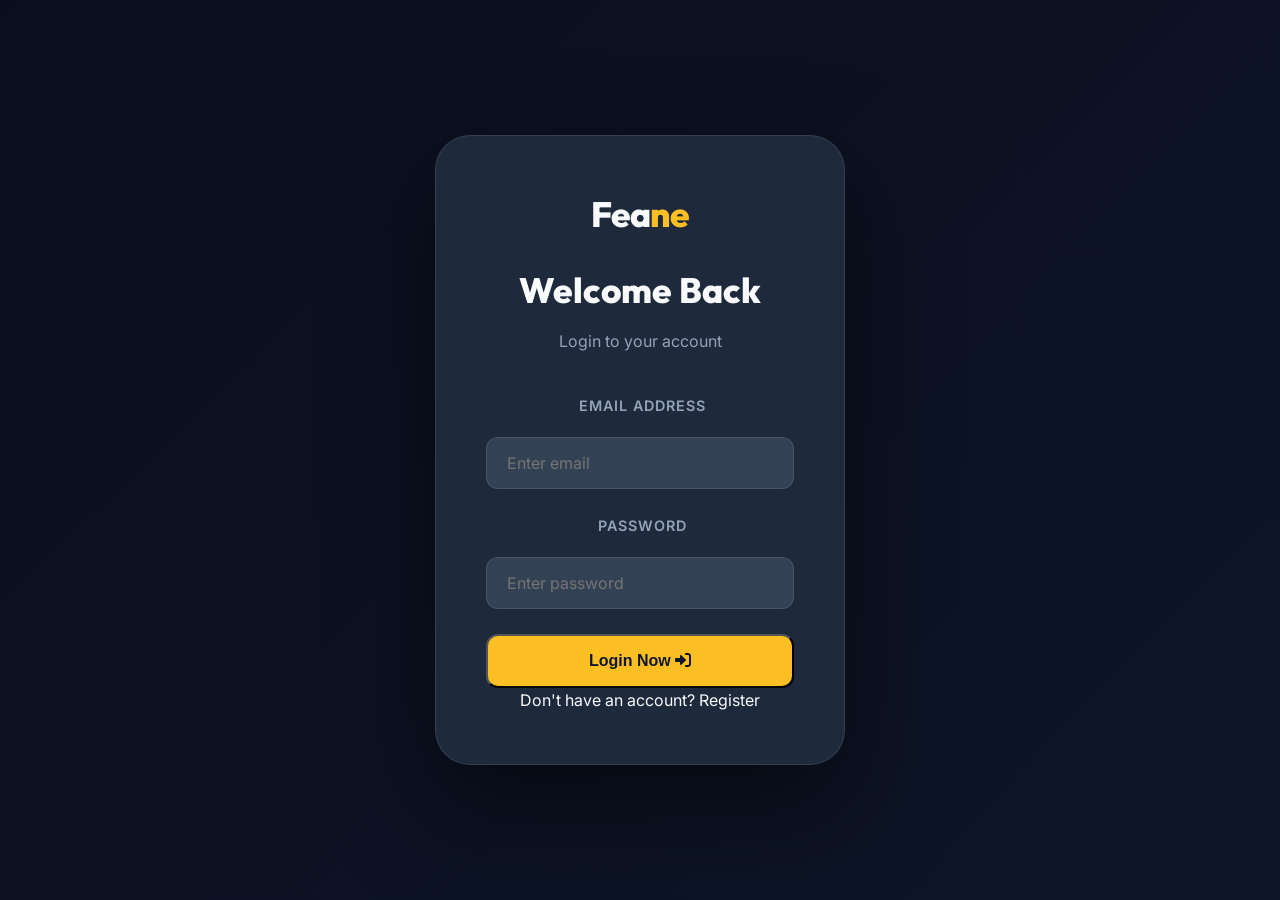
<file: dashboard.html>
<!DOCTYPE html>
<html lang="en">

<head>
    <meta charset="UTF-8">
    <meta name="viewport" content="width=device-width, initial-scale=1.0">
    <title>Admin Command Center | Feane Restaurant</title>
    <!-- Font Awesome -->
    <link rel="stylesheet" href="https://cdnjs.cloudflare.com/ajax/libs/font-awesome/6.4.0/css/all.min.css">
    <!-- Google Fonts -->
    <link
        href="https://fonts.googleapis.com/css2?family=Inter:wght@300;400;500;600;700&family=Outfit:wght@600;800&display=swap"
        rel="stylesheet">
    <!-- Custom Admin Styles -->
    <link rel="stylesheet" href="css/style.css">
    <link rel="stylesheet" href="css/admin.css">
</head>

<body class="admin-body">

    <div class="admin-layout we">
        <!-- Sidebar -->
        <aside class="admin-sidebar we">
            <div class="sidebar-header">
                <div class="logo">
                    <a href="index.html">Fea<span>ne</span></a>
                </div>
            </div>

            <nav class="sidebar-nav">
                <div class="nav-item active" data-section="overview">
                    <i class="fas fa-chart-pie"></i>
                    <span>Overview</span>
                </div>
                <div class="nav-item" data-section="orders">
                    <i class="fas fa-shopping-bag"></i>
                    <span>Orders</span>
                </div>
                <div class="nav-item" data-section="menu">
                    <i class="fas fa-utensils"></i>
                    <span>Menu Management</span>
                </div>
                <div class="nav-item" data-section="users">
                    <i class="fas fa-users"></i>
                    <span>Customers</span>
                </div>
                <div class="nav-item" data-section="bookings">
                    <i class="fas fa-calendar-check"></i>
                    <span>Table Bookings</span>
                </div>
                <div class="nav-item" data-section="settings">
                    <i class="fas fa-cog"></i>
                    <span>Settings</span>
                </div>
            </nav>

            <div class="sidebar-footer">
                <button class="nav-item" onclick="auth.logout()"
                    style="width: 100%; border: none; background: transparent; text-align: left;">
                    <i class="fas fa-sign-out-alt"></i>
                    <span>Logout</span>
                </button>
            </div>
        </aside>

        <!-- Main Content -->
        <main class="admin-main we">
            <!-- Topbar -->
            <header class="admin-topbar">
                <div class="topbar-left">
                    <button class="mobile-toggle" id="adminSidebarToggle">
                        <i class="fas fa-bars"></i>
                    </button>
                    <h2 id="sectionTitle">Dashboard Overview</h2>
                </div>
                <div class="topbar-right">
                    <div class="admin-profile">
                        <div class="admin-profile-info">
                            <span>Admin Official</span>
                            <small>Restaurant Manager</small>
                        </div>
                        <img src="img/about-img.png" alt="Admin">
                    </div>
                </div>
            </header>

            <!-- Dynamic Content -->
            <div class="admin-content">

                <!-- Overview Section -->
                <section id="overviewSection" class="content-section active we">
                    <div class="welcome-banner">
                        <div class="welcome-text">
                            <h1
                                style="color: #000; font-size: 2.5rem; font-weight: 800; letter-spacing: -1.5px; margin-bottom: 8px;">
                                Beast Dashboard</h1>
                            <p style="color: #64748b; font-size: 1.1rem;">Operational status: <span
                                    style="color: #10b981; font-weight: 700;">OPTIMAL</span></p>
                        </div>
                    </div>

                    <div class="stats-grid">
                        <div class="stat-card">
                            <div class="stat-icon blue">
                                <i class="fas fa-shopping-cart"></i>
                            </div>
                            <div class="stat-info">
                                <span>Total Orders</span>
                                <h3 id="statTotalOrders">0</h3>
                            </div>
                        </div>
                        <div class="stat-card">
                            <div class="stat-icon green">
                                <i class="fas fa-indian-rupee-sign"></i>
                            </div>
                            <div class="stat-info">
                                <span>Total Revenue</span>
                                <h3 id="statTotalRevenue">₹0</h3>
                            </div>
                        </div>
                        <div class="stat-card">
                            <div class="stat-icon orange">
                                <i class="fas fa-clock"></i>
                            </div>
                            <div class="stat-info">
                                <span>Pending Orders</span>
                                <h3 id="statPendingOrders">0</h3>
                            </div>
                        </div>
                        <div class="stat-card">
                            <div class="stat-icon red">
                                <i class="fas fa-users"></i>
                            </div>
                            <div class="stat-info">
                                <span>Total Customers</span>
                                <h3 id="statTotalUsers">0</h3>
                            </div>
                        </div>
                        <div class="stat-card">
                            <div class="stat-icon orange" style="background: rgba(147, 51, 234, 0.1); color: #9333ea;">
                                <i class="fas fa-utensils"></i>
                            </div>
                            <div class="stat-info">
                                <span>Total Menu</span>
                                <h3 id="statTotalMenu">0</h3>
                            </div>
                        </div>
                        <div class="stat-card">
                            <div class="stat-icon purple" style="background: rgba(236, 72, 153, 0.1); color: #ec4899;">
                                <i class="fas fa-calendar-check"></i>
                            </div>
                            <div class="stat-info">
                                <span>Total Bookings</span>
                                <h3 id="statTotalBookings">0</h3>
                            </div>
                        </div>
                    </div>

                    <div class="data-table-card">
                        <div class="card-header">
                            <h3>Recent Orders</h3>
                            <button class="btn-primary-beast" onclick="switchSection('orders')">View All <i
                                    class="fas fa-chevron-right"></i></button>
                        </div>
                        <div class="table-responsive">
                            <table id="recentOrdersTable">
                                <thead>
                                    <tr>
                                        <th>Order ID</th>
                                        <th>Customer</th>
                                        <th>Status</th>
                                        <th>Amount</th>
                                        <th>Date</th>
                                    </tr>
                                </thead>
                                <tbody>
                                    <!-- Dynamic Rows -->
                                </tbody>
                            </table>
                        </div>
                    </div>
                </section>

                <!-- Orders Section -->
                <section id="ordersSection" class="content-section we">
                    <div class="data-table-card">
                        <div class="card-header">
                            <h3>All Orders</h3>
                            <div class="filter-btns" style="margin-bottom: 0;">
                                <button class="filter-btn active" onclick="filterOrders('all')">All</button>
                                <button class="filter-btn" onclick="filterOrders('pending')">Pending</button>
                                <button class="filter-btn" onclick="filterOrders('delivered')">Delivered</button>
                            </div>
                        </div>
                        <div class="table-responsive">
                            <table id="allOrdersTable">
                                <thead>
                                    <tr>
                                        <th>Order ID</th>
                                        <th>Customer</th>
                                        <th>Items</th>
                                        <th>Total</th>
                                        <th>Status</th>
                                        <th>Actions</th>
                                    </tr>
                                </thead>
                                <tbody>
                                    <!-- Dynamic Rows -->
                                </tbody>
                            </table>
                        </div>
                    </div>
                </section>

                <!-- Menu Management Section -->
                <section id="menuSection" class="content-section we">
                    <div class="data-table-card">
                        <div class="card-header">
                            <h3>Menu Items</h3>
                            <button class="btn-primary-beast" onclick="openMenuModal()">Add New Item <i
                                    class="fas fa-plus"></i></button>
                        </div>
                        <div class="table-responsive">
                            <table id="menuTable">
                                <thead>
                                    <tr>
                                        <th>Item</th>
                                        <th>Category</th>
                                        <th>Price</th>
                                        <th>Description</th>
                                        <th>Actions</th>
                                    </tr>
                                </thead>
                                <tbody>
                                    <!-- Dynamic Rows -->
                                </tbody>
                            </table>
                        </div>
                    </div>
                </section>

                <!-- Users Section -->
                <section id="usersSection" class="content-section we">
                    <div class="data-table-card">
                        <div class="card-header">
                            <h3>Registered Customers</h3>
                        </div>
                        <div class="table-responsive">
                            <table id="usersTable">
                                <thead>
                                    <tr>
                                        <th>Name</th>
                                        <th>Email</th>
                                        <th>Role</th>
                                        <th>Status</th>
                                        <th>Actions</th>
                                    </tr>
                                </thead>
                                <tbody>
                                    <!-- Dynamic Rows -->
                                </tbody>
                            </table>
                        </div>
                    </div>
                </section>

                <!-- Bookings Section -->
                <section id="bookingsSection" class="content-section we">
                    <div class="data-table-card">
                        <div class="card-header">
                            <h3>Table Reservations</h3>
                            <button class="btn btn-primary" onclick="renderBookingsTable()">Refresh List <i class="fas fa-sync"></i></button>
                        </div>
                        <div class="table-responsive">
                            <table id="bookingsTable">
                                <thead>
                                    <tr>
                                        <th>Res ID</th>
                                        <th>Customer</th>
                                        <th>Guests</th>
                                        <th>Date</th>
                                        <th>Status</th>
                                        <th>Actions</th>
                                    </tr>
                                </thead>
                                <tbody>
                                    <!-- Dynamic Rows -->
                                </tbody>
                            </table>
                        </div>
                    </div>
                </section>

                <!-- Settings Section -->
                <section id="settingsSection" class="content-section we">
                    <div class="settings-container">
                        <div class="settings-card">
                            <div class="card-header">
                                <h3>General Configuration</h3>
                            </div>
                            <div class="settings-body">
                                <form id="generalSettingsForm" class="admin-form">
                                    <div class="form-row">
                                        <div class="form-group">
                                            <label>Restaurant Name</label>
                                            <input type="text" class="form-control" value="Feane Restaurant">
                                        </div>
                                        <div class="form-group">
                                            <label>Store Tagline</label>
                                            <input type="text" class="form-control"
                                                value="Exquisite Flavors, Unforgettable Moments">
                                        </div>
                                    </div>
                                    <div class="form-row">
                                        <div class="form-group">
                                            <label>Contact Email</label>
                                            <input type="email" class="form-control" value="nishant@gmail.com">
                                        </div>
                                        <div class="form-group">
                                            <label>Support Phone</label>
                                            <input type="text" class="form-control" value="+01 123 456 7890">
                                        </div>
                                    </div>
                                    <div class="form-group">
                                        <label>Store Address</label>
                                        <textarea class="form-control" rows="3">123 Street, NY, USA</textarea>
                                    </div>
                                    <button type="button" class="btn btn-primary"
                                        onclick="showToast('General settings saved!')">Save General Settings</button>
                                </form>
                            </div>
                        </div>

                        <div class="settings-card">
                            <div class="card-header">
                                <h3><i class="fas fa-clock"></i> Operational Hours</h3>
                            </div>
                            <div class="settings-body">
                                <form class="admin-form">
                                    <div class="hours-grid">
                                        <div class="hours-item">
                                            <label>Opening Time</label>
                                            <div class="input-with-icon">
                                                <i class="fas fa-clock"></i>
                                                <input type="time" class="form-control" value="10:00">
                                            </div>
                                        </div>
                                        <div class="hours-item">
                                            <label>Closing Time</label>
                                            <div class="input-with-icon">
                                                <i class="fas fa-moon"></i>
                                                <input type="time" class="form-control" value="22:00">
                                            </div>
                                        </div>
                                        <div class="hours-item">
                                            <label>Store Status</label>
                                            <div class="status-select-wrap">
                                                <select class="form-control" id="storeStatusSelect">
                                                    <option value="open">Open for Business</option>
                                                    <option value="closed">Closed / Vacation</option>
                                                    <option value="busy">Busy / High Demand</option>
                                                </select>
                                                <div class="status-indicator"></div>
                                            </div>
                                        </div>
                                    </div>
                                    <button type="button" class="btn btn-primary"
                                        onclick="showToast('Operational hours updated!')">Update Schedule</button>
                                </form>
                            </div>
                        </div>
                    </div>
                </section>

            </div>
        </main>
    </div>

    <!-- Modals -->
    <div class="admin-modal we" id="menuModal">
        <div class="modal-content">
            <div class="modal-header">
                <h3 id="modalTitle">Add Menu Item</h3>
                <i class="fas fa-times close-modal" onclick="closeMenuModal()"></i>
            </div>
            <form id="menuForm" class="booking-form">
                <input type="hidden" id="menuId">
                <div class="form-group">
                    <label>Item Name</label>
                    <input type="text" id="itemName" class="form-control" required>
                </div>
                <div class="form-row" style="display: grid; grid-template-columns: 1fr 1fr; gap: 15px;">
                    <div class="form-group">
                        <label>Price (₹)</label>
                        <input type="number" id="itemPrice" class="form-control" required>
                    </div>
                    <div class="form-group">
                        <label>Category</label>
                        <select id="itemCategory" class="form-control">
                            <option value="Burger">Burger</option>
                            <option value="Pizza">Pizza</option>
                            <option value="Pasta">Pasta</option>
                            <option value="Fries">Fries</option>
                        </select>
                    </div>
                </div>
                <div class="form-group">
                    <label>Description</label>
                    <textarea id="itemDesc" class="form-control" rows="3" required></textarea>
                </div>
                <div class="form-group">
                    <label>Image URL (e.g. img/f1.png)</label>
                    <input type="text" id="itemImg" class="form-control" value="img/f1.png">
                </div>
                <button type="submit" class="btn-primary-beast"
                    style="width: 100%; margin-top: 20px; justify-content: center;">Save Item <i
                        class="fas fa-save"></i></button>
            </form>
        </div>
    </div>

    <!-- Scripts -->
    <script src="js/auth.js"></script>
    <script src="js/menuData.js"></script>
    <script src="js/admin.js"></script>
</body>

</html>
</file>
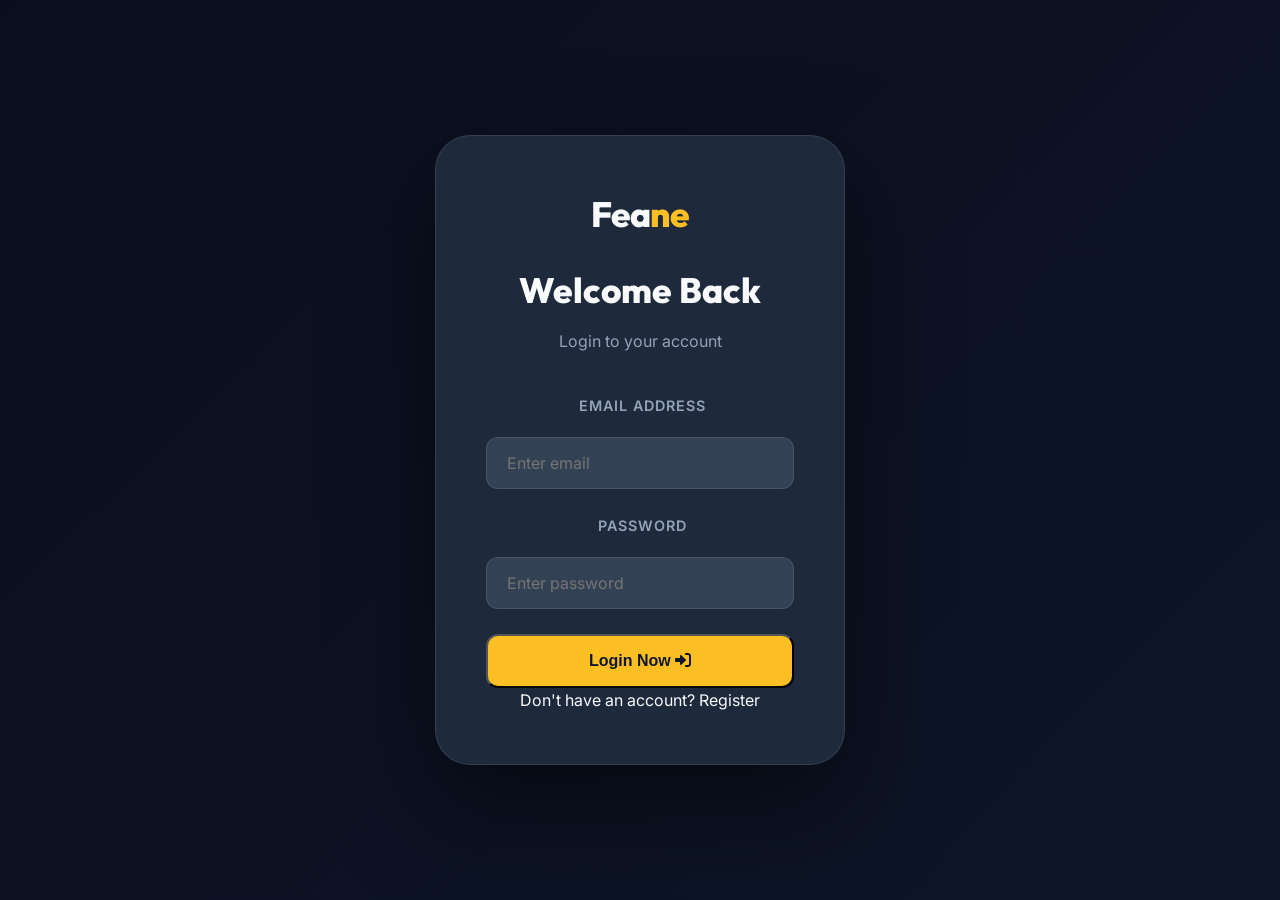
<file: login.html>
<!DOCTYPE html>
<html lang="en">
<head>
    <meta charset="UTF-8">
    <meta name="viewport" content="width=device-width, initial-scale=1.0">
    <title>Login | Feane Restaurant</title>
    <link rel="stylesheet" href="https://cdnjs.cloudflare.com/ajax/libs/font-awesome/6.0.0/css/all.min.css">
    <link href="https://fonts.googleapis.com/css2?family=Outfit:wght@300;400;600;800&display=swap" rel="stylesheet">
    <link rel="stylesheet" href="css/style.css">
</head>
<body class="auth-page">

    <div class="auth-container we">
        <div class="auth-card">
            <div class="auth-header">
                <div class="logo">
                    <a href="index.html">Fea<span>ne</span></a>
                </div>
                <h1>Welcome Back</h1>
                <p>Login to your account</p>
            </div>
            
            <form id="loginForm" class="auth-form">
                <div class="form-group">
                    <label>Email Address</label>
                    <input type="email" class="form-control" placeholder="Enter email" required>
                </div>
                <div class="form-group">
                    <label>Password</label>
                    <input type="password" class="form-control" placeholder="Enter password" required>
                </div>
                
                <button type="submit" class="btn btn-primary btn-block" style="width: 100%;">Login Now <i class="fas fa-sign-in-alt"></i></button>
            </form>
            
            <div class="auth-footer">
                <p>Don't have an account? <a href="register.html">Register</a></p>
            </div>
        </div>
    </div>

    <script src="js/auth.js"></script>
    <script src="js/main.js"></script>
    <script>
        let failedAttempts = parseInt(localStorage.getItem('failedLoginAttempts')) || 0;
        let lockoutUntil = parseInt(localStorage.getItem('lockoutUntil')) || 0;
        let timerInterval;

        const updateTimer = () => {
            const now = new Date().getTime();
            const btn = document.querySelector('button[type="submit"]');
            if (lockoutUntil > now) {
                const remaining = Math.ceil((lockoutUntil - now) / 1000);
                btn.disabled = true;
                btn.innerHTML = `Try again in ${remaining}s <i class="fas fa-lock"></i>`;
                
                let forgotLink = document.getElementById('forgotPasswordLink');
                if (!forgotLink) {
                    const formGroup = document.querySelectorAll('.form-group')[1];
                    forgotLink = document.createElement('a');
                    forgotLink.id = 'forgotPasswordLink';
                    forgotLink.href = '#';
                    forgotLink.innerText = 'Forgot Password?';
                    forgotLink.style.display = 'block';
                    forgotLink.style.marginTop = '10px';
                    forgotLink.style.color = '#ffbe33';
                    formGroup.appendChild(forgotLink);
                }
            } else {
                clearInterval(timerInterval);
                btn.disabled = false;
                btn.innerHTML = 'Login Now <i class="fas fa-sign-in-alt"></i>';
                failedAttempts = 0;
                localStorage.removeItem('failedLoginAttempts');
                localStorage.removeItem('lockoutUntil');
                
                const forgotLink = document.getElementById('forgotPasswordLink');
                if (forgotLink) forgotLink.remove();
            }
        };

        if (lockoutUntil > new Date().getTime()) {
            timerInterval = setInterval(updateTimer, 1000);
            updateTimer();
        }

        document.getElementById('loginForm').addEventListener('submit', (e) => {
            e.preventDefault();
            
            if (lockoutUntil > new Date().getTime()) {
                showToast("Too many attempts. Please wait.");
                return;
            }

            const email = e.target.querySelector('input[type="email"]').value;
            const password = e.target.querySelector('input[type="password"]').value;
            
            const passToCheck = password === '123' ? 'admin123' : password;
            
            const result = auth.login(email, passToCheck);
            if (result.success) {
                failedAttempts = 0;
                localStorage.removeItem('failedLoginAttempts');
                localStorage.removeItem('lockoutUntil');

                if (result.user.role === 'admin') {
                    showToast("Access Denied: Please use the Admin Portal.");
                    auth.logout(); 
                } else {
                    window.location.href = 'index.html';
                }
            } else {
                failedAttempts++;
                localStorage.setItem('failedLoginAttempts', failedAttempts);
                
                if (failedAttempts >= 5) {
                    lockoutUntil = new Date().getTime() + 23000;
                    localStorage.setItem('lockoutUntil', lockoutUntil);
                    timerInterval = setInterval(updateTimer, 1000);
                    updateTimer();
                    showToast("Too many failed attempts. Locked out for 23 seconds.");
                } else {
                    showToast(result.message + ` (${5 - failedAttempts} attempts left)`);
                }
            }
        });
    </script>
</body>
</html>
</file>
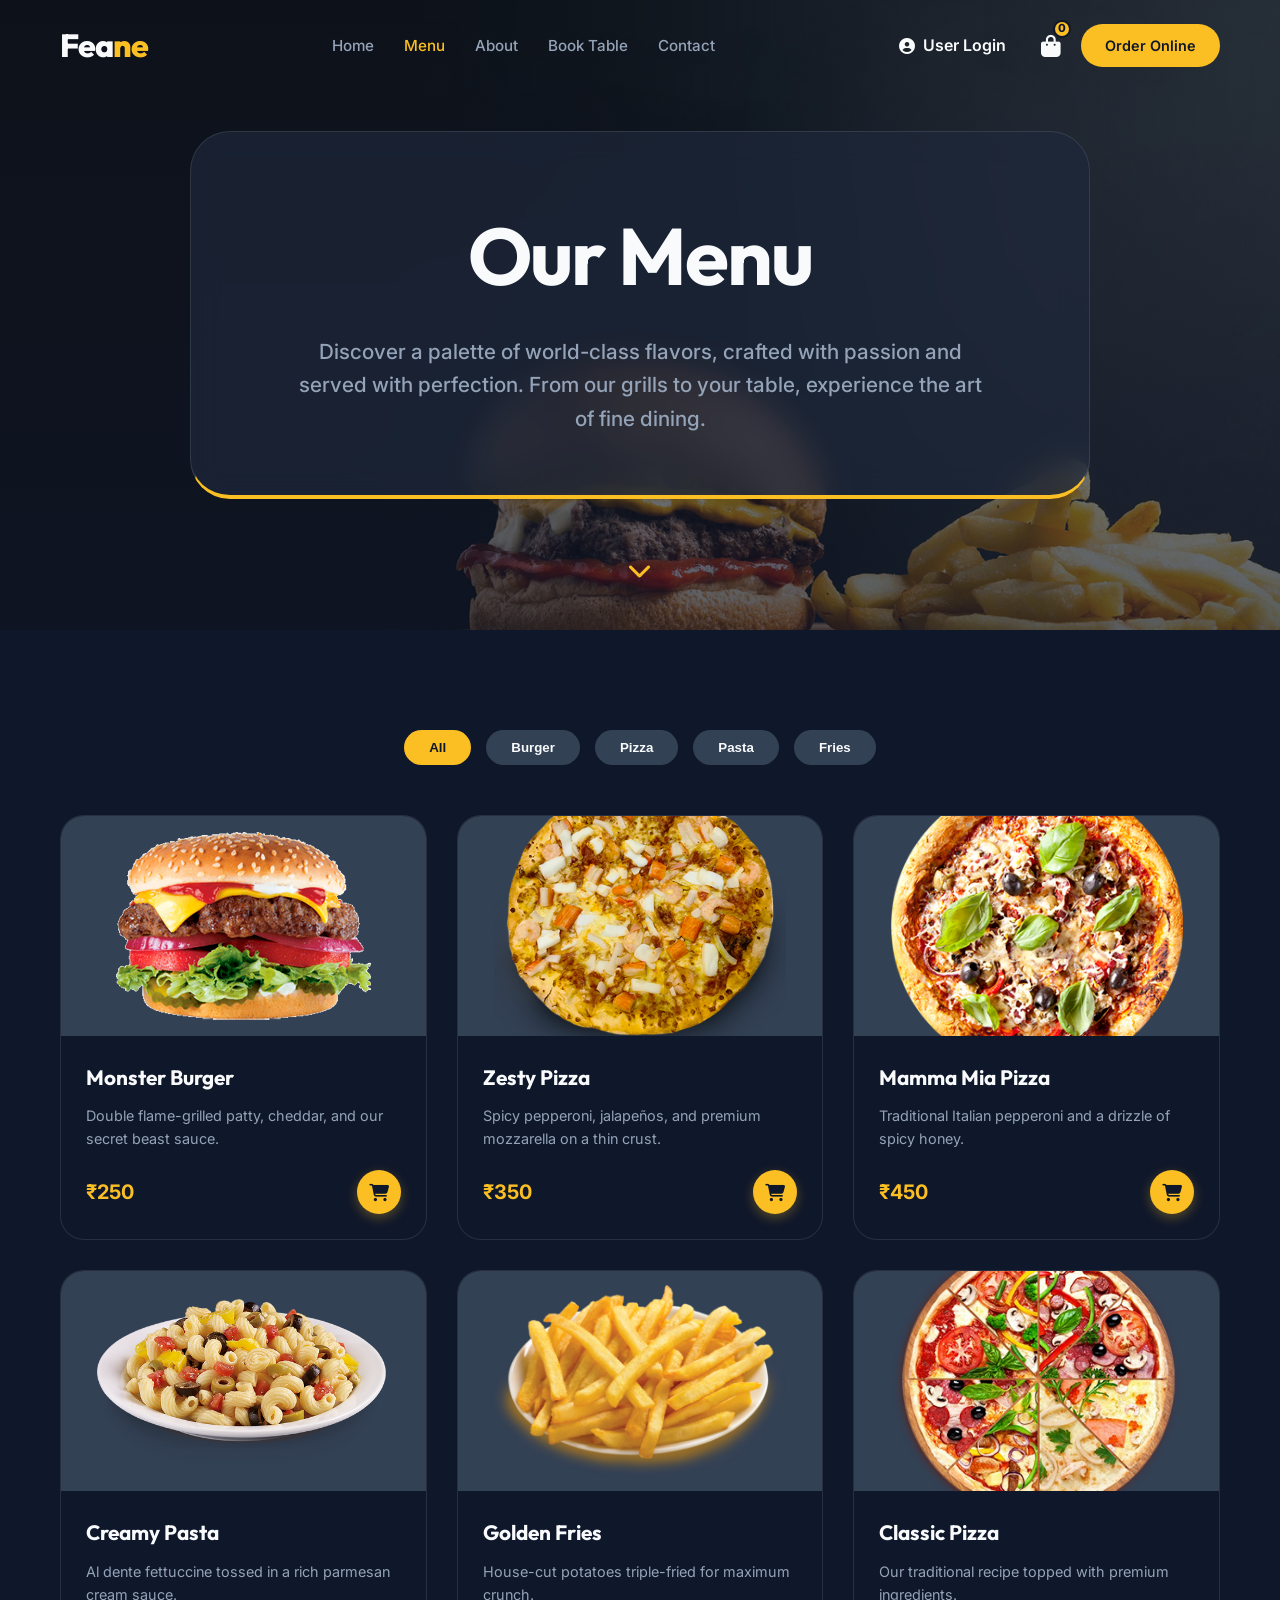
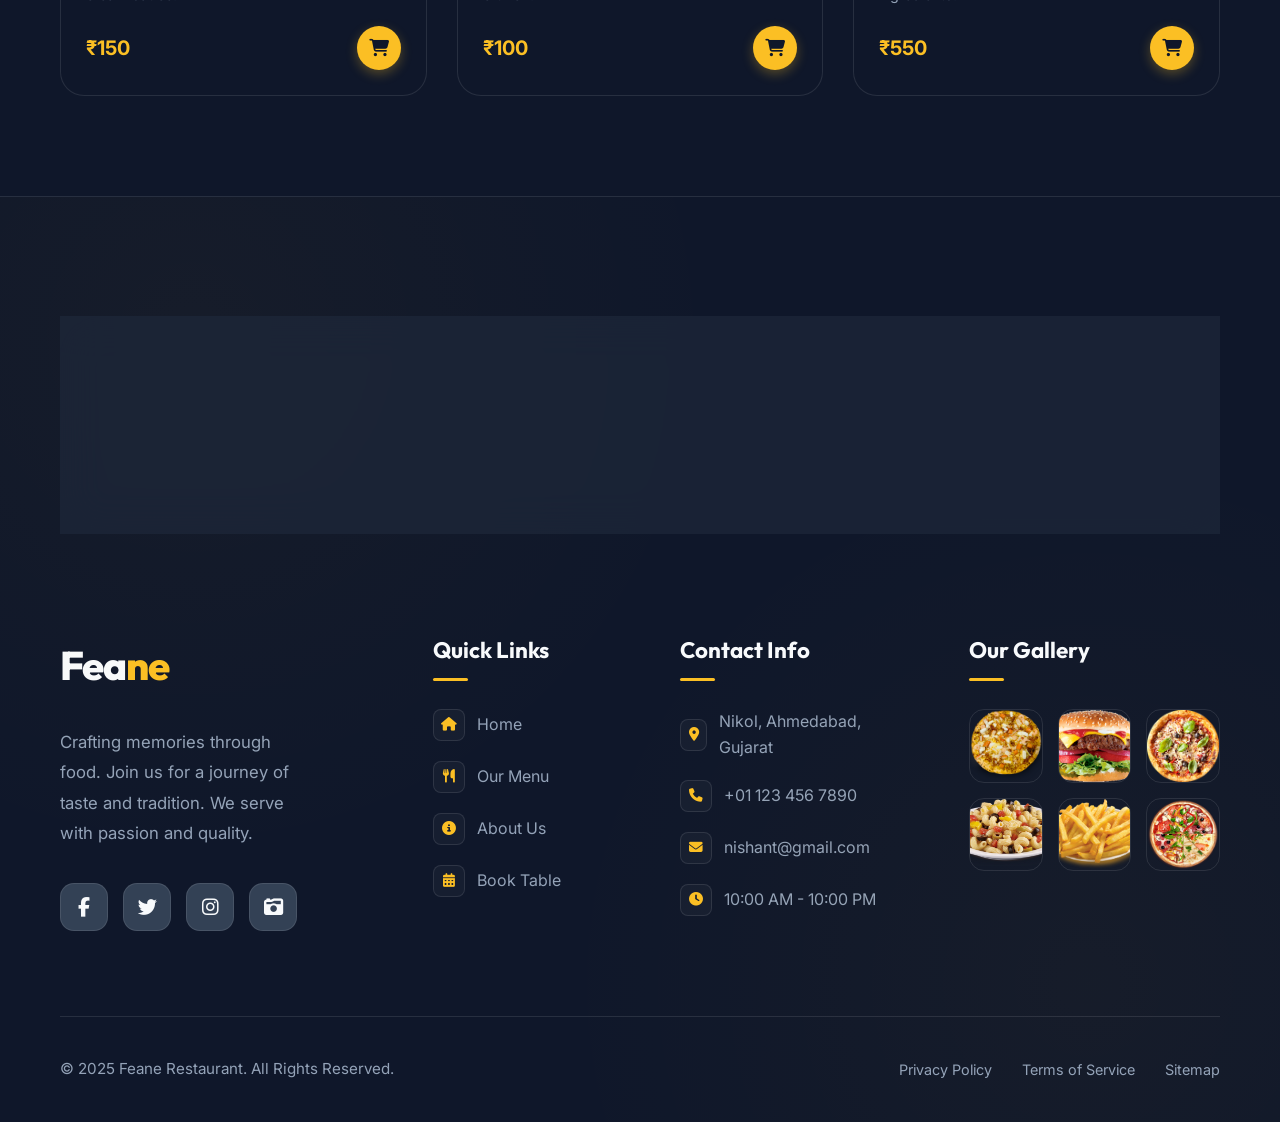
<file: menu.html>
<!DOCTYPE html>
<html lang="en">

<head>
  <meta charset="UTF-8">
  <meta name="viewport" content="width=device-width, initial-scale=1.0">
  <title>Our Menu | Feane</title>
  <!-- Font Awesome -->
  <link rel="stylesheet" href="https://cdnjs.cloudflare.com/ajax/libs/font-awesome/6.4.0/css/all.min.css">
  <!-- Main Stylesheet -->
  <link rel="stylesheet" href="css/style.css">
</head>

<body>
  <!-- Header Start -->
  <header id="header we">
    <div class="container">
      <nav class="nav-content">
        <div class="logo">
          <a href="index.html">Fea<span>ne</span></a>
        </div>
        <ul class="nav-links" id="navLinks">
          <li><a href="index.html">Home</a></li>
          <li><a href="menu.html" class="active">Menu</a></li>
          <li><a href="about.html">About</a></li>
          <li><a href="booking.html">Book Table</a></li>
          <li><a href="contact.html">Contact</a></li>
          <li class="show-mobile"><a href="menu.html" class="mobile-order-btn">Order Online</a></li>
        </ul>
        <div class="nav-extra">
          <div id="authLinks" class="auth-links">
            <!-- Dynamic Login/Logout -->
          </div>
          <div class="cart-toggle" id="cartToggle">
            <i class="fas fa-shopping-bag"></i>
            <span class="cart-badge" id="cartBadge">0</span>
          </div>
          <a href="menu.html" class="nav-cta">Order Online</a>
          <button class="menu-toggle" id="menuToggle">
            <i class="fas fa-bars"></i>
          </button>
        </div>
      </nav>
    </div>
  </header>
  <!-- Header End -->

  <!-- Perfect Menu Hero Section -->
  <section class="menu-hero we">
    <div class="menu-hero-content">
      <h1>Our Menu</h1>
      <p>Discover a palette of world-class flavors, crafted with passion and served with perfection. From our grills to
        your table, experience the art of fine dining.</p>
    </div>
    <div class="scroll-indicator">
      <i class="fas fa-chevron-down"></i>
    </div>
  </section>

  <!-- Menu Section -->
  <section class="menu-section we" style="background: var(--bg-dark);">
    <div class="container">
      <div class="filter-btns">
        <button class="filter-btn active">All</button>
        <button class="filter-btn">Burger</button>
        <button class="filter-btn">Pizza</button>
        <button class="filter-btn">Pasta</button>
        <button class="filter-btn">Fries</button>
      </div>

      <div class="menu-grid" id="dynamicMenuGrid">
        <!-- Dynamic items will be injected here -->
      </div>
    </div>
  </section>

  <!-- Footer -->
  <footer>
    <div class="container we">
      <div class="footer-newsletter">
        <div class="newsletter-text">
          <h3>Join Our Newsletter</h3>
          <p>Get the latest updates, offers and tasty news delivered to your inbox.</p>
        </div>
        <form class="newsletter-form">
          <input type="email" placeholder="Enter your email" required>
          <button type="submit" class="btn btn-primary">Subscribe</button>
        </form>
      </div>

      <div class="footer-grid">
        <div class="footer-col" style="padding-right: 40px;">
          <div class="logo">
            <a href="index.html">Fea<span>ne</span></a>
          </div>
          <p>Crafting memories through food. Join us for a journey of taste and tradition. We serve with passion and
            quality.</p>
          <div class="socials">
            <a href="#" class="social-link facebook"><i class="fab fa-facebook-f"></i></a>
            <a href="#" class="social-link twitter"><i class="fab fa-twitter"></i></a>
            <a href="#" class="social-link instagram"><i class="fab fa-instagram"></i></a>
            <a href="#" class="social-link picsart"><i class="fas fa-camera-retro"></i></a>
          </div>
        </div>

        <div class="footer-col">
          <h3>Quick Links</h3>
          <ul class="footer-links">
            <li><a href="index.html"><i class="fas fa-home"></i> Home</a></li>
            <li><a href="menu.html"><i class="fas fa-utensils"></i> Our Menu</a></li>
            <li><a href="about.html"><i class="fas fa-info-circle"></i> About Us</a></li>
            <li><a href="booking.html"><i class="fas fa-calendar-alt"></i> Book Table</a></li>
          </ul>
        </div>

        <div class="footer-col">
          <h3>Contact Info</h3>
          <ul class="footer-links">
            <li><a href="#"><i class="fas fa-map-marker-alt"></i> Nikol, Ahmedabad, Gujarat</a></li>
            <li><a href="#"><i class="fas fa-phone"></i> +01 123 456 7890</a></li>
            <li><a href="#"><i class="fas fa-envelope"></i> nishant@gmail.com</a></li>
            <li><a href="#"><i class="fas fa-clock"></i> 10:00 AM - 10:00 PM</a></li>
          </ul>
        </div>

        <div class="footer-col">
          <h3>Our Gallery</h3>
          <div class="insta-grid">
            <div class="insta-img"><img src="img/f1.png" alt=""></div>
            <div class="insta-img"><img src="img/f2.png" alt=""></div>
            <div class="insta-img"><img src="img/f3.png" alt=""></div>
            <div class="insta-img"><img src="img/f4.png" alt=""></div>
            <div class="insta-img"><img src="img/f5.png" alt=""></div>
            <div class="insta-img"><img src="img/f6.png" alt=""></div>
          </div>
        </div>
      </div>

      <div class="footer-bottom">
        <p>&copy; 2025 Feane Restaurant. All Rights Reserved.</p>
        <div class="bottom-links">
          <a href="admin-login.html">Privacy Policy</a>
          <a href="#">Terms of Service</a>
          <a href="#">Sitemap</a>
        </div>
      </div>
    </div>
  </footer>

  <script src="js/menuData.js"></script>
  <script src="js/auth.js"></script>
  <script src="js/main.js"></script>
  <script>
    renderMenuGrid('dynamicMenuGrid');
  </script>
</body>

</html>
</file>
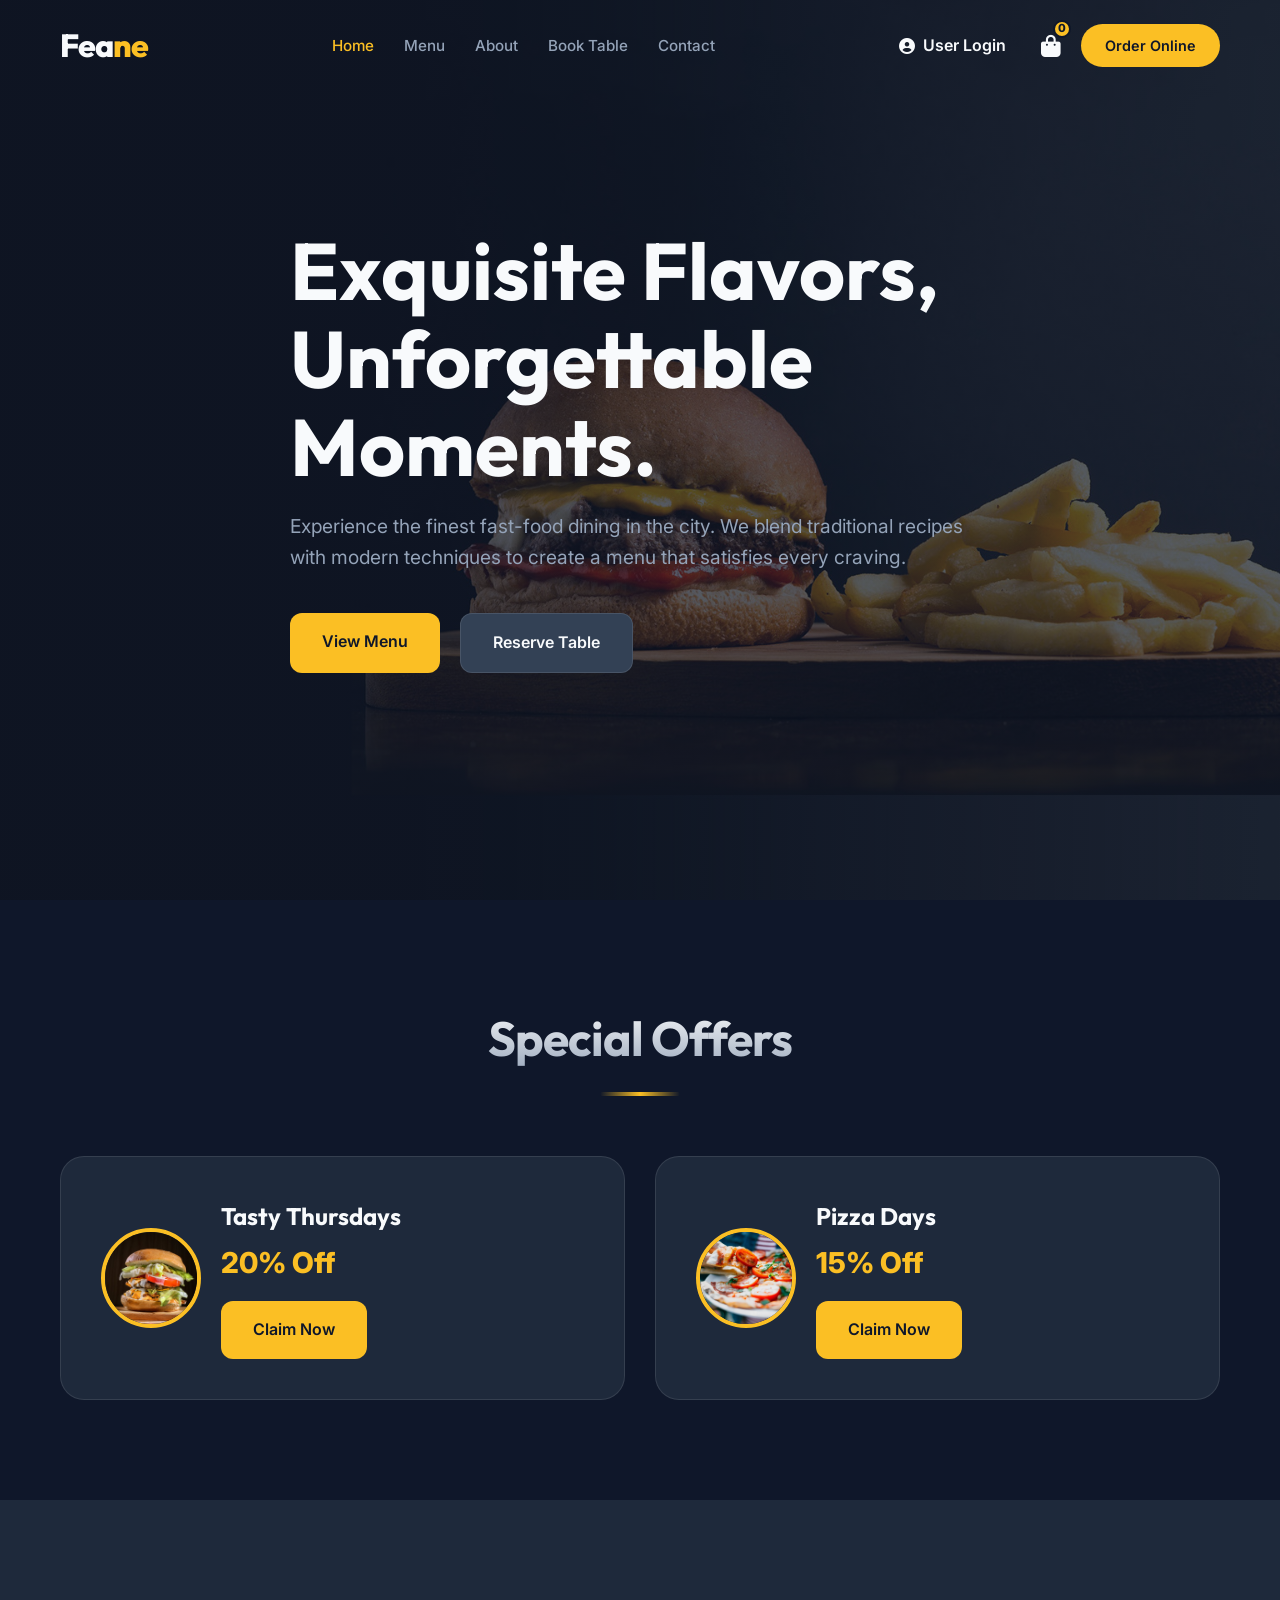
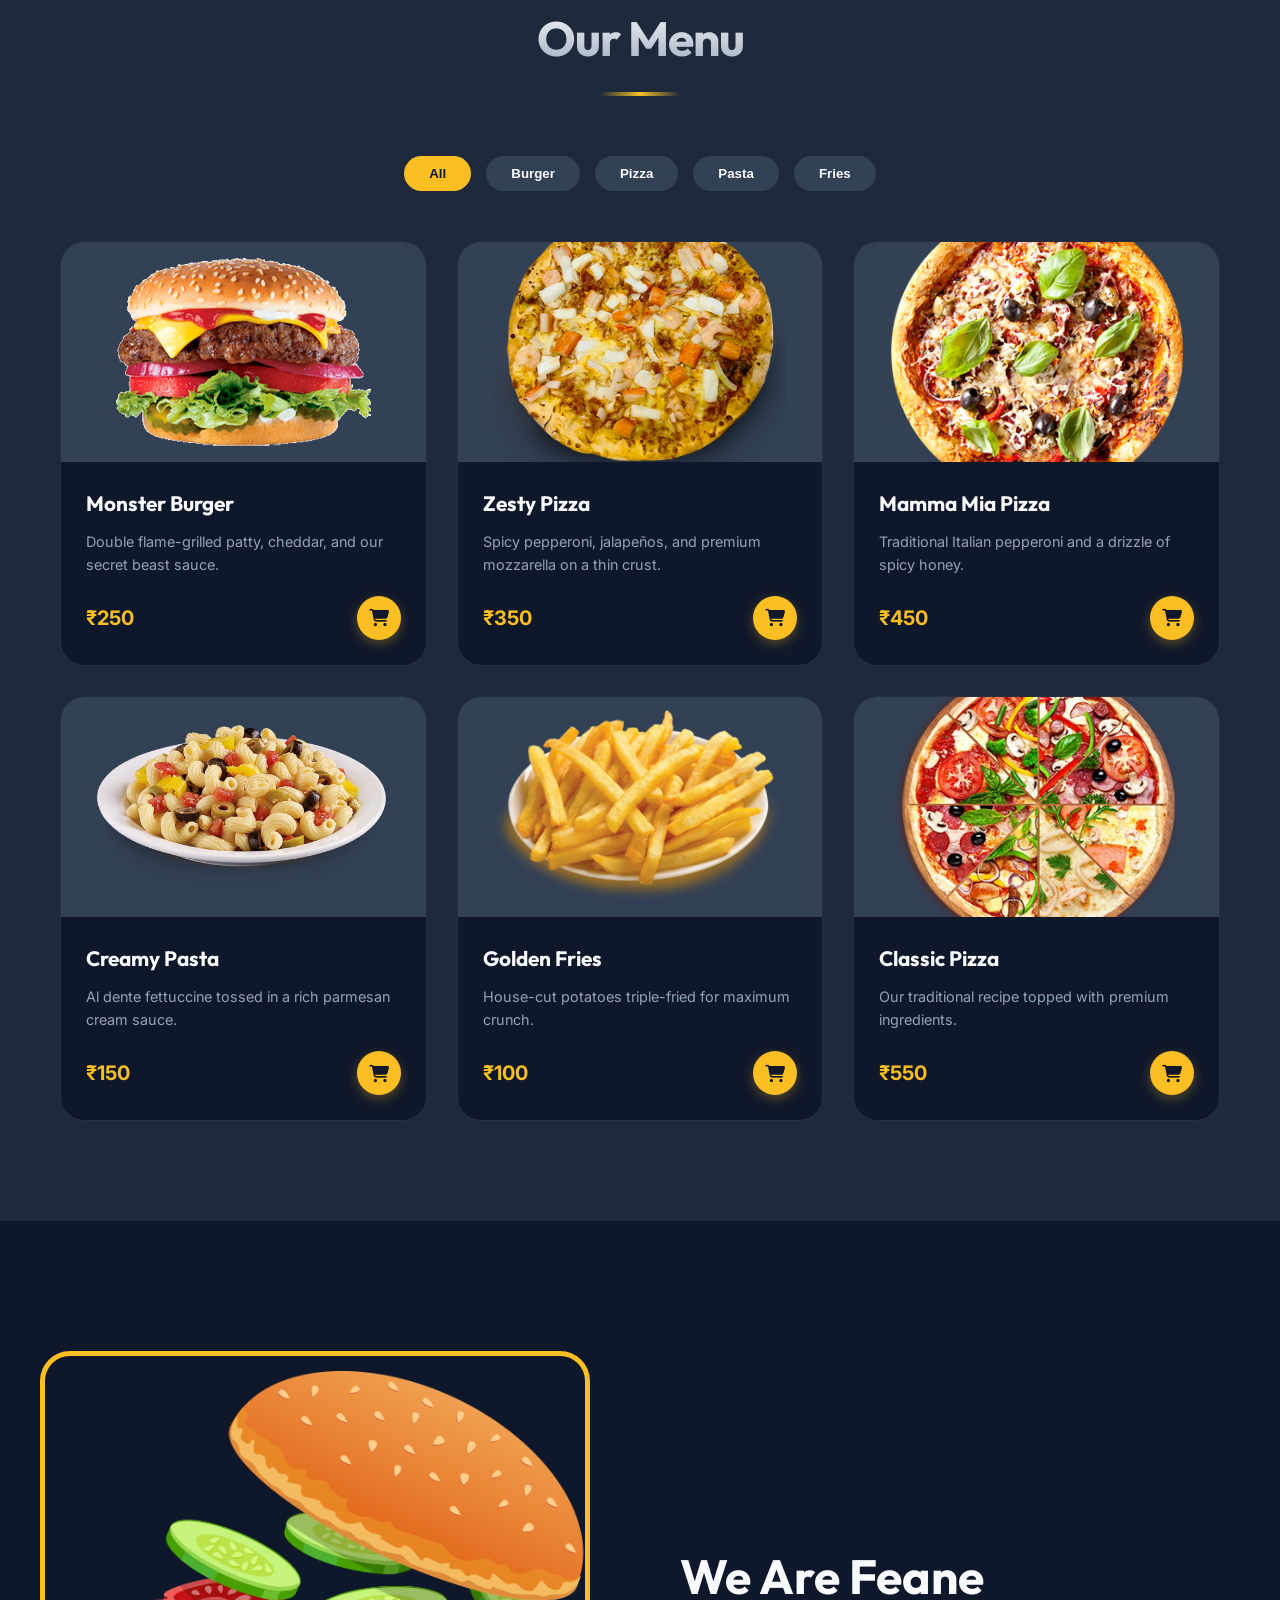
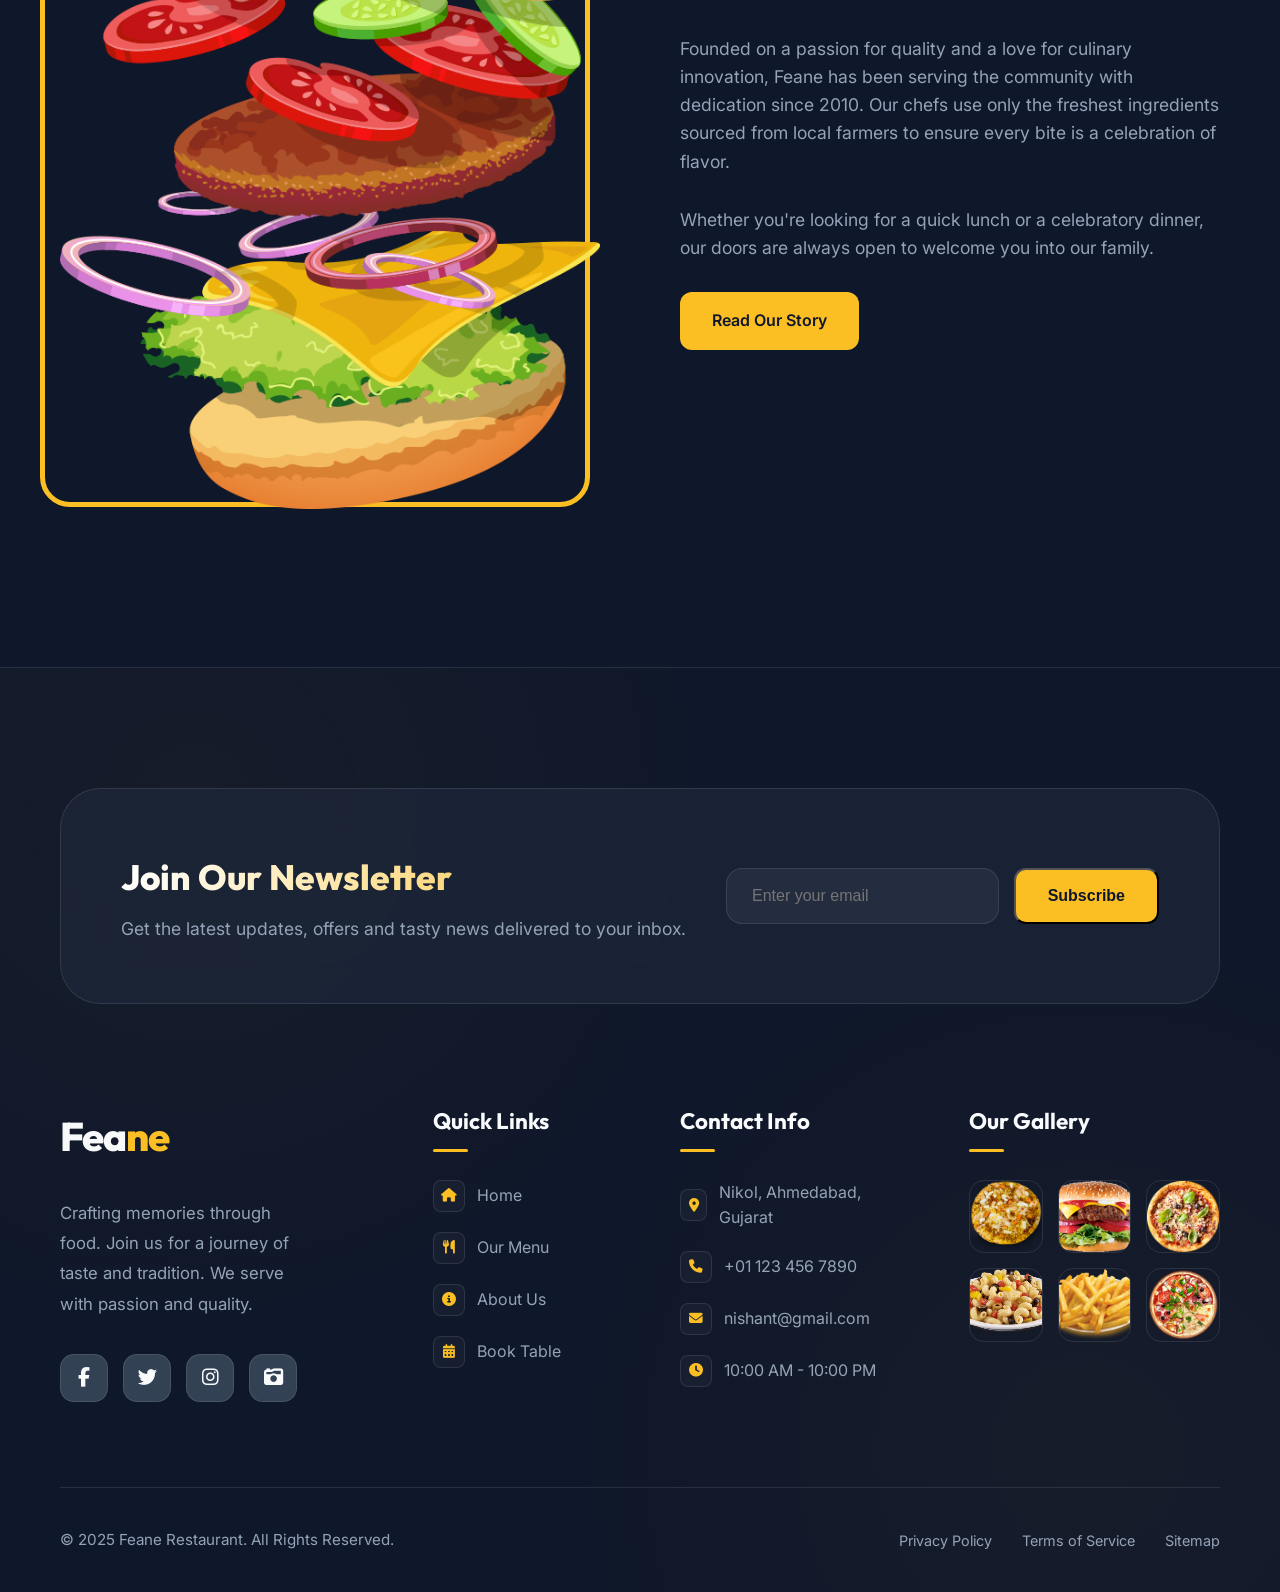
<file: product-details.html>
<!DOCTYPE html>
<html lang="en">
<head>
    <meta charset="UTF-8">
    <meta name="viewport" content="width=device-width, initial-scale=1.0">
    <title>Product Details | Feane Restaurant</title>
    <!-- Font Awesome -->
    <link rel="stylesheet" href="https://cdnjs.cloudflare.com/ajax/libs/font-awesome/6.4.0/css/all.min.css">
    <!-- Main Stylesheet -->
    <link rel="stylesheet" href="css/style.css">
    <style>
        .details-page {
            padding-top: 150px;
            padding-bottom: 100px;
            min-height: 100vh;
            background: radial-gradient(circle at 50% 0%, rgba(251, 191, 36, 0.05) 0%, transparent 50%);
        }

        .details-container {
            display: grid;
            grid-template-columns: 1fr 1fr;
            gap: 60px;
            align-items: center;
        }

        .product-visual {
            background: var(--bg-surface);
            border-radius: 40px;
            padding: 60px;
            border: 1px solid var(--glass-border);
            display: flex;
            align-items: center;
            justify-content: center;
            position: relative;
            overflow: hidden;
        }

        .product-visual::before {
            content: '';
            position: absolute;
            width: 150%;
            height: 150%;
            background: radial-gradient(circle, rgba(251, 191, 36, 0.1) 0%, transparent 70%);
            animation: rotate 20s linear infinite;
        }

        .product-visual img {
            max-width: 85%;
            z-index: 2;
            filter: drop-shadow(0 30px 60px rgba(0,0,0,0.5));
            animation: float 4s ease-in-out infinite;
        }

        .product-info h1 {
            font-size: 4rem;
            line-height: 1;
            margin-bottom: 20px;
            letter-spacing: -2px;
        }

        .product-info .category-tag {
            background: var(--primary);
            color: var(--bg-dark);
            padding: 6px 16px;
            border-radius: 50px;
            font-weight: 800;
            font-size: 0.8rem;
            text-transform: uppercase;
            margin-bottom: 20px;
            display: inline-block;
        }

        .product-info .price-tag {
            font-size: 3rem;
            font-weight: 900;
            color: var(--primary);
            margin-bottom: 30px;
            font-family: 'Outfit', sans-serif;
        }

        .product-info .desc {
            font-size: 1.2rem;
            color: var(--text-muted);
            line-height: 1.8;
            margin-bottom: 40px;
        }

        .specs-grid {
            display: grid;
            grid-template-columns: repeat(3, 1fr);
            gap: 20px;
            margin-bottom: 50px;
        }

        .spec-item {
            background: rgba(255,255,255,0.03);
            padding: 20px;
            border-radius: 20px;
            border: 1px solid var(--glass-border);
            text-align: center;
        }

        .spec-item i {
            color: var(--primary);
            font-size: 1.5rem;
            margin-bottom: 10px;
            display: block;
        }

        .spec-item label {
            display: block;
            font-size: 0.7rem;
            color: var(--text-muted);
            text-transform: uppercase;
            font-weight: 800;
        }

        .spec-item span {
            font-size: 1.2rem;
            font-weight: 700;
        }

        .action-btns {
            display: flex;
            gap: 20px;
        }

        .btn-large {
            padding: 20px 40px;
            font-size: 1.1rem;
            border-radius: 20px;
            flex: 1;
            display: flex;
            align-items: center;
            justify-content: center;
            gap: 12px;
        }

        @keyframes rotate {
            from { transform: rotate(0deg); }
            to { transform: rotate(360deg); }
        }

        @media (max-width: 992px) {
            .details-container {
                grid-template-columns: 1fr;
                gap: 40px;
                text-align: center;
            }

            .product-info h1 {
                font-size: 3rem;
            }

            .action-btns {
                justify-content: center;
            }

            .details-page {
                padding-top: 120px;
            }
        }

        @media (max-width: 576px) {
            .product-info h1 {
                font-size: 2.5rem;
            }

            .specs-grid {
                grid-template-columns: 1fr;
                gap: 10px;
            }

            .action-btns {
                flex-direction: column;
                width: 100%;
            }

            .btn-large {
                width: 100%;
            }

            .product-visual {
                padding: 30px;
            }
        }
    </style>
</head>
<body>
    <!-- Header Start -->
    <header id="header we">
        <div class="container">
            <nav class="nav-content">
                <div class="logo">
                    <a href="index.html">Fea<span>ne</span></a>
                </div>
                <ul class="nav-links" id="navLinks">
                    <li><a href="index.html">Home</a></li>
                    <li><a href="menu.html" class="active">Menu</a></li>
                    <li><a href="about.html">About</a></li>
                    <li><a href="booking.html">Book Table</a></li>
                    <li><a href="contact.html">Contact</a></li>
                    <li class="show-mobile"><a href="menu.html" class="mobile-order-btn">Order Online</a></li>
                </ul>
                <div class="nav-extra">
                    <div id="authLinks" class="auth-links"></div>
                    <div class="cart-toggle" onclick="window.location.href='checkout.html'">
                        <i class="fas fa-shopping-bag"></i>
                        <span class="cart-badge" id="cartBadge">0</span>
                    </div>
                    <a href="menu.html" class="nav-cta show-desktop">Order Online</a>
                    <button class="menu-toggle" id="menuToggle">
                        <i class="fas fa-bars"></i>
                    </button>
                </div>
            </nav>
        </div>
    </header>

    <main class="details-page we">
        <div class="container">
            <div id="productDetails" class="details-container">
                <!-- Dynamic Content -->
                <div class="loading">Loading product details...</div>
            </div>
        </div>
    </main>

    <script src="js/auth.js"></script>
    <script src="js/menuData.js"></script>
    <script src="js/main.js"></script>
    <script>
        document.addEventListener('DOMContentLoaded', () => {
            const urlParams = new URLSearchParams(window.location.search);
            const productId = urlParams.get('id');
            
            if (!productId) {
                window.location.href = 'index.html';
                return;
            }

            const menu = menuManager.getMenu();
            const product = menu.find(p => p.id == productId);

            if (!product) {
                document.getElementById('productDetails').innerHTML = '<h1>Product not found</h1>';
                return;
            }

            // Sync Header
            updateHeaderAuth();
            updateBadge();

            // Render Details
            const container = document.getElementById('productDetails');
            
            // Generate some random specs for "Proper" look
            const times = ['10-15 Min', '15-20 Min', '20-25 Min', '5-10 Min'];
            const cals = ['320 kcal', '450 kcal', '580 kcal', '290 kcal', '610 kcal'];
            const ratings = ['4.7', '4.8', '4.9', '4.5', '4.6'];
            
            const time = times[product.id % times.length];
            const cal = cals[product.id % cals.length];
            const rating = ratings[product.id % ratings.length];

            container.innerHTML = `
                <div class="product-visual">
                    <img src="${product.img}" alt="${product.name}">
                </div>
                <div class="product-info">
                    <span class="category-tag">${product.category}</span>
                    <h1>${product.name}</h1>
                    <div class="price-tag">₹${product.price}</div>
                    <p class="desc">${product.description} Crafted with the freshest ingredients and a secret spice blend that makes every bite unforgettable.</p>
                    
                    <div class="specs-grid">
                        <div class="spec-item">
                            <i class="fas fa-clock"></i>
                            <label>Prep Time</label>
                            <span>${time}</span>
                        </div>
                        <div class="spec-item">
                            <i class="fas fa-fire"></i>
                            <label>Calories</label>
                            <span>${cal}</span>
                        </div>
                        <div class="spec-item">
                            <i class="fas fa-star"></i>
                            <label>Rating</label>
                            <span>${rating}</span>
                        </div>
                    </div>

                    <div class="action-btns">
                        <button class="btn btn-primary btn-large" onclick="addToCartFromData('${product.name}', ${product.price}, '${product.img}')">
                            Add to Cart <i class="fas fa-shopping-cart"></i>
                        </button>
                        <button class="btn btn-outline btn-large" onclick="window.location.href='checkout.html'">
                            Checkout Now
                        </button>
                    </div>
                </div>
            `;
        });
    </script>
</body>
</html>
</file>
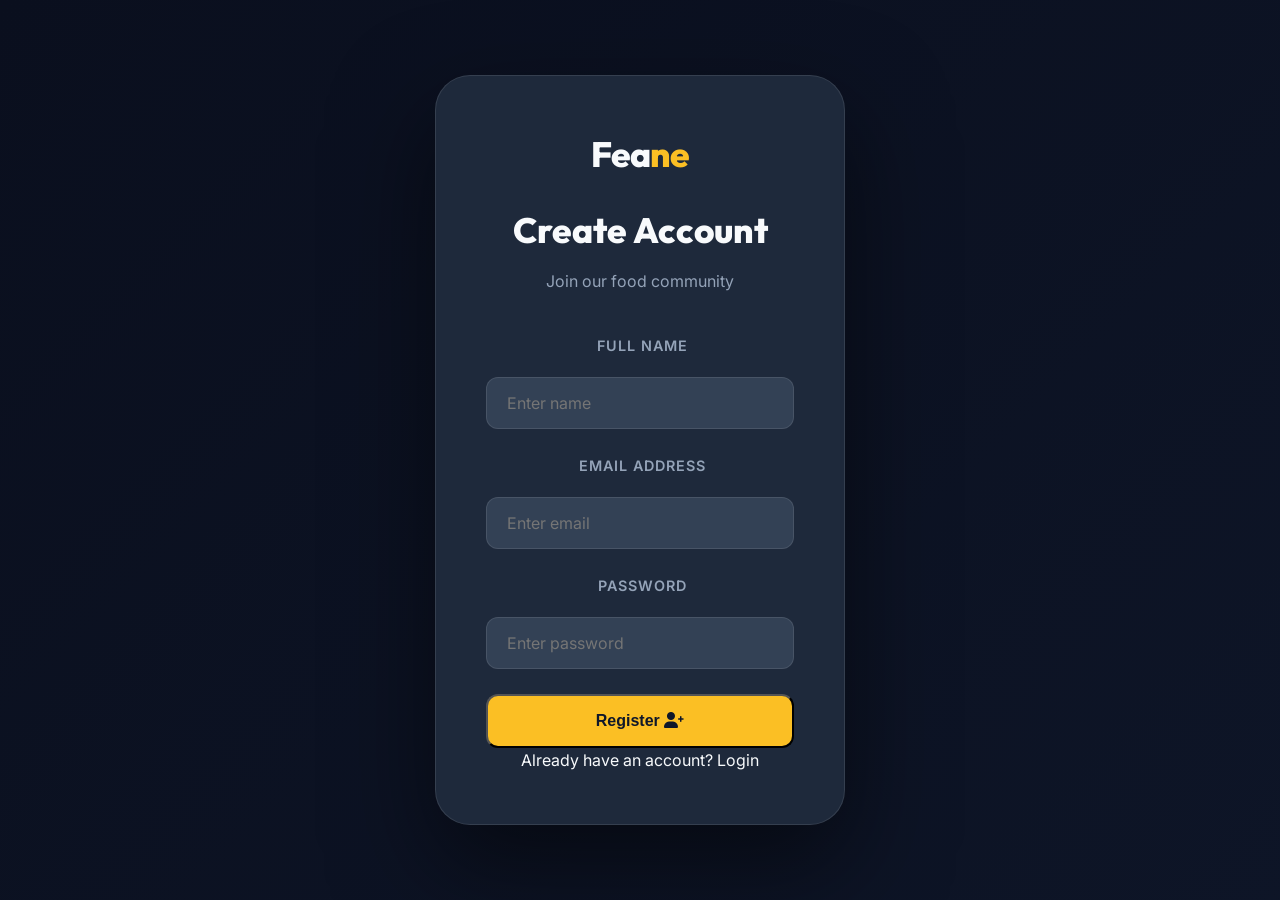
<file: register.html>
<!DOCTYPE html>
<html lang="en">
<head>
    <meta charset="UTF-8">
    <meta name="viewport" content="width=device-width, initial-scale=1.0">
    <title>Register | Feane Restaurant</title>
    <link rel="stylesheet" href="https://cdnjs.cloudflare.com/ajax/libs/font-awesome/6.0.0/css/all.min.css">
    <link href="https://fonts.googleapis.com/css2?family=Outfit:wght@300;400;600;800&display=swap" rel="stylesheet">
    <link rel="stylesheet" href="css/style.css">
</head>
<body class="auth-page">

    <div class="auth-container we">
        <div class="auth-card">
            <div class="auth-header">
                <div class="logo">
                    <a href="index.html">Fea<span>ne</span></a>
                </div>
                <h1>Create Account</h1>
                <p>Join our food community</p>
            </div>
            
            <form id="registerForm" class="auth-form">
                <div class="form-group">
                    <label>Full Name</label>
                    <input type="text" class="form-control" placeholder="Enter name" required>
                </div>
                <div class="form-group">
                    <label>Email Address</label>
                    <input type="email" class="form-control" placeholder="Enter email" required>
                </div>
                <div class="form-group">
                    <label>Password</label>
                    <input type="password" class="form-control" placeholder="Enter password" required>
                </div>
                
                <button type="submit" class="btn btn-primary btn-block" style="width: 100%;">Register <i class="fas fa-user-plus"></i></button>
            </form>
            
            <div class="auth-footer">
                <p>Already have an account? <a href="login.html">Login</a></p>
            </div>
        </div>
    </div>

    <script src="js/auth.js"></script>
    <script src="js/main.js"></script>
    <script>
        document.getElementById('registerForm').addEventListener('submit', (e) => {
            e.preventDefault();
            const inputs = e.target.querySelectorAll('.form-control');
            const name = inputs[0].value;
            const email = inputs[1].value;
            const password = inputs[2].value;
            
            const result = auth.register(name, email, password);
            if (result.success) {
                showToast("Registration successful! Please login.");
                setTimeout(() => window.location.href = 'login.html', 1500);
            } else {
                showToast(result.message);
            }
        });
    </script>
</body>
</html>
</file>
<file: css/style.css>
@import url('https://fonts.googleapis.com/css2?family=Outfit:wght@300;400;500;600;700;800&family=Inter:wght@300;400;500;600&display=swap');

:root {
    --primary: #fbbf24;
    --primary-hover: #f59e0b;
    --bg-dark: #0f172a;
    --bg-surface: #1e293b;
    --bg-surface-light: #334155;
    --text-main: #f8fafc;
    --text-muted: #94a3b8;
    --glass-bg: rgba(30, 41, 59, 0.7);
    --glass-border: rgba(255, 255, 255, 0.1);
    --shadow-lg: 0 10px 15px -3px rgba(0, 0, 0, 0.1), 0 4px 6px -2px rgba(0, 0, 0, 0.05);
    --transition: all 0.3s cubic-bezier(0.4, 0, 0.2, 1);
}

* {
    margin: 0;
    padding: 0;
    box-sizing: border-box;
}

.we {
    max-width: 1480px;
    margin: 0 auto;
}

body {
    font-family: 'Inter', sans-serif;
    background-color: var(--bg-dark);
    color: var(--text-main);
    line-height: 1.6;
    overflow-x: hidden;
}

h1,
h2,
h3,
h4,
.logo {
    font-family: 'Outfit', sans-serif;
    font-weight: 700;
}

a {
    text-decoration: none;
    color: inherit;
    transition: var(--transition);
}

ul {
    list-style: none;
}

.container {
    max-width: 1200px;
    margin: 0 auto;
    padding: 0 20px;
}

/* --- Header & Navigation --- */
header {
    position: fixed;
    top: 0;
    left: 0;
    width: 100%;
    z-index: 1000;
    padding: 20px 0;
    transition: var(--transition);
}

header.scrolled {
    background: var(--glass-bg);
    backdrop-filter: blur(10px);
    padding: 15px 0;
    border-bottom: 1px solid var(--glass-border);
}

.nav-content {
    display: flex;
    justify-content: space-between;
    align-items: center;
}

.logo {
    font-size: 2rem;
    font-weight: 800;
    letter-spacing: -1px;
}

.logo span {
    color: var(--primary);
}

/* Visibility Utilities */
.show-desktop {
    display: inline-flex;
}

@media (max-width: 768px) {
    .show-desktop {
        display: none !important;
    }
}

.show-mobile {
    display: none;
}

@media (max-width: 768px) {
    .show-mobile {
        display: block !important;
    }
}


.nav-links {
    display: flex;
    gap: 30px;
}

.nav-links a {
    font-weight: 500;
    font-size: 0.95rem;
    color: var(--text-muted);
}

.nav-links a:hover,
.nav-links a.active {
    color: var(--primary);
}

.nav-cta {
    background: var(--primary);
    color: var(--bg-dark);
    padding: 10px 24px;
    border-radius: 50px;
    font-weight: 600;
    font-size: 0.9rem;
}

.nav-cta:hover {
    background: var(--primary-hover);
    transform: translateY(-2px);
    box-shadow: 0 4px 12px rgba(251, 191, 36, 0.3);
}

.back-home-link {
    display: flex;
    align-items: center;
    gap: 12px;
    color: var(--text-main);
    font-weight: 600;
    font-size: 0.95rem;
    transition: var(--transition);
    padding: 10px 20px;
    border-radius: 50px;
    background: rgba(255, 255, 255, 0.05);
    border: 1px solid var(--glass-border);
}

.back-home-link i {
    font-size: 0.8rem;
    transition: transform 0.3s ease;
}

.back-home-link:hover {
    color: var(--primary);
    background: rgba(251, 191, 36, 0.05);
    border-color: var(--primary);
}

.back-home-link:hover i {
    transform: translateX(-5px);
}

.success-actions {
    display: flex;
    justify-content: center;
    gap: 20px;
    margin-top: 40px;
}


/* --- Hero Section --- */
.hero {
    height: 100vh;
    height: 100dvh;
    background: linear-gradient(rgba(15, 23, 42, 0.7), rgba(15, 23, 42, 0.7)), url('../img/hero-bg.jpg');
    background-size: cover;
    background-position: center;
    background-attachment: fixed;
    background-repeat: no-repeat;
    display: flex;
    align-items: center;
    position: relative;
}

.hero-content {
    max-width: 700px;
}

.hero h1 {
    font-size: clamp(3rem, 8vw, 5rem);
    line-height: 1.1;
    margin-bottom: 20px;
    animation: fadeInUp 1s ease forwards;
}

.hero p {
    font-size: 1.2rem;
    color: var(--text-muted);
    margin-bottom: 40px;
    animation: fadeInUp 1s ease 0.2s forwards;
    opacity: 0;
}

.hero-btns {
    display: flex;
    gap: 20px;
    animation: fadeInUp 1s ease 0.4s forwards;
    opacity: 0;
}

.btn {
    padding: 16px 32px;
    border-radius: 12px;
    font-weight: 600;
    font-size: 1rem;
    display: inline-block;
}

.btn-primary {
    background: var(--primary);
    color: var(--bg-dark);
}

.btn-primary:hover {
    background: var(--primary-hover);
    transform: scale(1.05);
    box-shadow: 0 10px 20px rgba(251, 191, 36, 0.3);
}

.btn-outline {
    background: var(--bg-surface-light);
    border: 1px solid var(--glass-border);
    color: var(--text-main);
}

.btn-outline:hover {
    background: #475569;
    border-color: var(--primary);
    color: var(--primary);
}

.btn-beast {
    background: linear-gradient(135deg, #fbbf24 0%, #f59e0b 100%);
    color: #0f172a;
    border: none;
    box-shadow: 0 10px 20px -10px rgba(251, 191, 36, 0.5);
    position: relative;
    overflow: hidden;
    transition: all 0.4s cubic-bezier(0.175, 0.885, 0.32, 1.275);
    z-index: 1;
}

.btn-beast:hover {
    transform: translateY(-5px) scale(1.02);
    box-shadow: 0 20px 30px -10px rgba(251, 191, 36, 0.6);
}

.btn-beast::before {
    content: '';
    position: absolute;
    top: 0;
    left: -100%;
    width: 100%;
    height: 100%;
    background: linear-gradient(90deg, transparent, rgba(255, 255, 255, 0.4), transparent);
    transition: 0.5s;
    z-index: -1;
}

.btn-beast:hover::before {
    left: 100%;
}

.btn-beast i {
    margin-right: 8px;
    transition: transform 0.3s ease;
}

.btn-beast:hover i {
    transform: rotate(15deg) scale(1.2);
}

/* Success Modal Styles */
.success-overlay {
    position: fixed;
    inset: 0;
    background: rgba(15, 23, 42, 0.9);
    backdrop-filter: blur(10px);
    display: flex;
    align-items: center;
    justify-content: center;
    z-index: 2000;
    opacity: 0;
    visibility: hidden;
    transition: all 0.5s ease;
}

.success-overlay.active {
    opacity: 1;
    visibility: visible;
}

.success-card {
    background: var(--bg-surface);
    padding: 60px;
    border-radius: 40px;
    text-align: center;
    max-width: 500px;
    width: 90%;
    border: 1px solid var(--glass-border);
    transform: scale(0.8) translateY(40px);
    transition: all 0.6s cubic-bezier(0.34, 1.56, 0.64, 1);
    box-shadow: 0 40px 100px rgba(0,0,0,0.5);
}

.success-overlay.active .success-card {
    transform: scale(1) translateY(0);
}

.success-icon {
    width: 100px;
    height: 100px;
    background: var(--primary);
    color: var(--bg-dark);
    font-size: 3rem;
    border-radius: 50%;
    display: flex;
    align-items: center;
    justify-content: center;
    margin: 0 auto 30px;
    box-shadow: 0 0 30px rgba(251, 191, 36, 0.4);
    animation: successPulse 2s infinite;
}

@keyframes successPulse {
    0% { box-shadow: 0 0 0 0 rgba(251, 191, 36, 0.4); }
    70% { box-shadow: 0 0 0 20px rgba(251, 191, 36, 0); }
    100% { box-shadow: 0 0 0 0 rgba(251, 191, 36, 0); }
}

.success-card h2 {
    font-size: 2.2rem;
    margin-bottom: 20px;
}

.success-card p {
    color: var(--text-muted);
    margin-bottom: 30px;
}

.order-id {
    background: rgba(255, 255, 255, 0.05);
    padding: 10px 20px;
    border-radius: 12px;
    font-family: monospace;
    font-size: 1.1rem;
    color: var(--primary);
    border: 1px dashed var(--primary);
    display: inline-block;
}

.success-actions {
    display: flex;
    flex-direction: column;
    gap: 15px;
    margin-top: 40px;
}

.success-actions .btn {
    width: 100%;
}

.offers {
    padding: 100px 0;
}

.section-header {
    text-align: center;
    margin-bottom: 60px;
    position: relative;
}

.section-header h2 {
    font-size: 3rem;
    margin-bottom: 15px;
    background: linear-gradient(to bottom, #fff, #94a3b8);
    -webkit-background-clip: text;
    -webkit-text-fill-color: transparent;
    letter-spacing: -1px;
}

.section-header .underline {
    width: 80px;
    height: 4px;
    background: linear-gradient(90deg, transparent, var(--primary), transparent);
    margin: 0 auto;
    border-radius: 2px;
}

.offers-grid {
    display: grid;
    grid-template-columns: repeat(auto-fit, minmax(300px, 1fr));
    gap: 30px;
}

.offer-card {
    background: var(--bg-surface);
    border-radius: 24px;
    padding: 40px;
    display: flex;
    align-items: center;
    gap: 20px;
    border: 1px solid var(--glass-border);
    transition: var(--transition);
    position: relative;
    overflow: hidden;
}

.offer-card:hover {
    transform: translateY(-10px);
    border-color: var(--primary);
    box-shadow: var(--shadow-lg);
}

.offer-img {
    width: 100px;
    height: 100px;
    border-radius: 50%;
    object-fit: cover;
    border: 4px solid var(--primary);
}

.offer-info h3 {
    font-size: 1.5rem;
    margin-bottom: 5px;
}

.offer-info p {
    color: var(--primary);
    font-size: 1.8rem;
    font-weight: 800;
    margin-bottom: 15px;
}

/* --- Menu Section --- */
.menu-section {
    padding: 100px 0;
    background: var(--bg-surface);
}

.filter-btns {
    display: flex;
    justify-content: center;
    gap: 15px;
    margin-bottom: 50px;
}

.filter-btn {
    background: var(--bg-surface-light);
    border: none;
    color: var(--text-main);
    padding: 10px 25px;
    border-radius: 50px;
    font-weight: 600;
    cursor: pointer;
    transition: var(--transition);
}

.filter-btn.active,
.filter-btn:hover {
    background: var(--primary);
    color: var(--bg-dark);
}

/* --- Payment Section Perfection --- */
.payment-methods {
    display: grid;
    grid-template-columns: repeat(auto-fit, minmax(150px, 1fr));
    gap: 20px;
    margin-bottom: 40px;
}

.payment-option {
    cursor: pointer;
}

.payment-option input {
    display: none;
}

.payment-box {
    background: var(--bg-surface);
    border: 2px solid var(--glass-border);
    padding: 25px 15px;
    border-radius: 20px;
    text-align: center;
    transition: var(--transition);
    display: flex;
    flex-direction: column;
    align-items: center;
    gap: 15px;
}

.payment-box i {
    font-size: 2rem;
    color: var(--text-muted);
    transition: var(--transition);
}

.payment-box span {
    font-weight: 600;
    font-size: 0.9rem;
    color: var(--text-muted);
}

.payment-option.selected .payment-box {
    border-color: var(--primary);
    background: rgba(251, 191, 36, 0.05);
    transform: translateY(-5px);
    box-shadow: 0 15px 30px rgba(251, 191, 36, 0.1);
}

.payment-option.selected .payment-box i,
.payment-option.selected .payment-box span {
    color: var(--primary);
}

/* Beast Card UI */
.beast-card-ui {
    width: 100%;
    max-width: 400px;
    height: 220px;
    background: linear-gradient(135deg, #1e293b 0%, #0f172a 100%);
    border-radius: 24px;
    padding: 30px;
    position: relative;
    margin: 30px auto;
    overflow: hidden;
    border: 1px solid rgba(255,255,255,0.1);
    box-shadow: 0 25px 50px -12px rgba(0, 0, 0, 0.5);
    display: flex;
    flex-direction: column;
    justify-content: space-between;
    transition: transform 0.6s cubic-bezier(0.23, 1, 0.32, 1);
}

.beast-card-ui::before {
    content: '';
    position: absolute;
    top: -50%;
    left: -50%;
    width: 200%;
    height: 200%;
    background: radial-gradient(circle at center, rgba(251, 191, 36, 0.1) 0%, transparent 70%);
    pointer-events: none;
}

.beast-card-ui:hover {
    transform: translateY(-10px) rotateX(10deg) rotateY(-5deg);
}

.card-logo {
    font-size: 1.5rem;
    font-weight: 800;
    font-style: italic;
    color: rgba(255,255,255,0.8);
}

.card-number-display {
    font-family: 'Courier New', Courier, monospace;
    font-size: 1.5rem;
    letter-spacing: 4px;
    color: #fff;
    margin-top: 20px;
    text-shadow: 0 2px 4px rgba(0,0,0,0.5);
}

.card-footer-ui {
    display: flex;
    justify-content: space-between;
    align-items: flex-end;
}

.card-holder-ui, .card-expiry-ui {
    font-size: 0.7rem;
    color: rgba(255,255,255,0.5);
    letter-spacing: 1px;
    text-transform: uppercase;
}

.card-holder-ui::after, .card-expiry-ui::after {
    content: attr(data-value);
    display: block;
    color: #fff;
    font-size: 0.9rem;
    font-weight: 600;
    margin-top: 5px;
    letter-spacing: 0;
}

/* UPI & COD styling */
.upi-box {
    text-align: center;
    padding: 40px;
    background: rgba(255,255,255,0.03);
    border-radius: 20px;
    border: 1px dashed var(--glass-border);
}

.upi-box i {
    font-size: 4rem;
    color: var(--primary);
    margin-bottom: 20px;
}

.menu-grid {
    display: grid;
    grid-template-columns: repeat(auto-fill, minmax(280px, 1fr));
    gap: 30px;
}

.menu-card {
    background: var(--bg-dark);
    border-radius: 24px;
    overflow: hidden;
    transition: var(--transition);
    border: 1px solid var(--glass-border);
}

.menu-card:hover {
    transform: translateY(-10px);
    box-shadow: 0 20px 40px rgba(0, 0, 0, 0.4);
}

.menu-card-img {
    height: 220px;
    background: var(--bg-surface-light);
    display: flex;
    align-items: center;
    justify-content: center;
    overflow: hidden;
}

.menu-card-img img {
    max-width: 80%;
    transition: var(--transition);
}

.menu-card:hover .menu-card-img img {
    transform: scale(1.1) rotate(5deg);
}

.menu-card-body {
    padding: 25px;
}

.menu-card-body h3 {
    font-size: 1.3rem;
    margin-bottom: 10px;
}

.menu-card-body p {
    color: var(--text-muted);
    font-size: 0.9rem;
    margin-bottom: 20px;
}

.menu-card-footer {
    display: flex;
    justify-content: space-between;
    align-items: center;
}

.price {
    font-size: 1.25rem;
    font-weight: 700;
    color: var(--primary);
}

.cart-btn {
    width: 44px;
    height: 44px;
    background: var(--primary);
    border-radius: 50%;
    display: flex;
    align-items: center;
    justify-content: center;
    color: var(--bg-dark);
    border: none;
    cursor: pointer;
    transition: var(--transition);
    box-shadow: 0 4px 12px rgba(251, 191, 36, 0.3);
}

.cart-btn:hover {
    background: #fff;
    color: var(--primary);
    transform: scale(1.1) rotate(-10deg);
    box-shadow: 0 8px 20px rgba(0, 0, 0, 0.3);
}

.cart-btn i {
    font-size: 1.1rem;
}

/* --- About Section --- */
.about {
    padding: 150px 0;
}

.about-content {
    display: grid;
    grid-template-columns: 1fr 1fr;
    gap: 80px;
    align-items: center;
}

.about-img {
    position: relative;
}

.about-img img {
    width: 100%;
    border-radius: 30px;
    position: relative;
    z-index: 2;
}

.about-img::after {
    content: '';
    position: absolute;
    top: -20px;
    left: -20px;
    width: 100%;
    height: 100%;
    border: 5px solid var(--primary);
    border-radius: 30px;
    z-index: 1;
}

.about-text h2 {
    font-size: 3rem;
    margin-bottom: 20px;
}

.about-text p {
    color: var(--text-muted);
    margin-bottom: 30px;
    font-size: 1.1rem;
}

/* --- Footer --- */


/* --- Booking Section --- */
.booking-section {
    padding: 150px 0;
    background: radial-gradient(circle at top right, rgba(251, 191, 36, 0.05), transparent),
        linear-gradient(rgba(15, 23, 42, 0.85), rgba(15, 23, 42, 0.85)),
        url('../img/hero-bg.jpg');
    background-size: cover;
    background-position: center;
    background-attachment: fixed;
    background-repeat: no-repeat;
    min-height: 100vh;
    display: flex;
    align-items: center;
    position: relative;
}

.booking-section::before {
    content: '';
    position: absolute;
    inset: 0;
    background-image: radial-gradient(var(--glass-border) 1px, transparent 1px);
    background-size: 40px 40px;
    opacity: 0.1;
    pointer-events: none;
}

.booking-card {
    background: rgba(15, 23, 42, 0.5);
    /* Slightly darker for more contrast */
    backdrop-filter: blur(30px) saturate(200%);
    -webkit-backdrop-filter: blur(30px) saturate(200%);
    border: 1px solid rgba(255, 255, 255, 0.1);
    padding: 80px;
    /* Increased padding for 'Perfect' breathing space */
    border-radius: 60px;
    /* More rounded for premium feel */
    max-width: 800px;
    /* Beast Width */
    width: 90%;
    margin: 0 auto;
    box-shadow: 0 30px 60px -12px rgba(0, 0, 0, 0.8),
        0 18px 36px -18px rgba(0, 0, 0, 0.5),
        inset 0 0 0 1px rgba(255, 255, 255, 0.05),
        0 0 100px rgba(251, 191, 36, 0.05);
    /* Subtle Beast Glow */
    position: relative;
    z-index: 2;
    transition: all 0.6s cubic-bezier(0.23, 1, 0.32, 1);
    animation: beastBloom 1.2s cubic-bezier(0.16, 1, 0.3, 1) forwards;
}

@keyframes beastBloom {
    0% {
        opacity: 0;
        transform: translateY(40px) scale(0.95);
        filter: blur(10px);
    }

    100% {
        opacity: 1;
        transform: translateY(0) scale(1);
        filter: blur(0);
    }
}

.booking-card:hover {
    transform: translateY(-5px) scale(1.01);
    box-shadow: 0 40px 80px -15px rgba(0, 0, 0, 0.9),
        0 0 120px rgba(251, 191, 36, 0.08);
}

.booking-card::after {
    content: '';
    position: absolute;
    top: -2px;
    left: 10%;
    right: 10%;
    height: 2px;
    background: linear-gradient(90deg, transparent, var(--primary), transparent);
    z-index: 3;
}

.booking-form {
    display: grid;
    grid-template-columns: 1fr 1fr;
    gap: 30px;
}

.form-group.full-width {
    grid-column: span 2;
}

.btn-submit {
    grid-column: span 2;
    margin-top: 20px;
    width: 100%;
    border: none;
    cursor: pointer;
    background: linear-gradient(135deg, var(--primary), #d97706);
    color: var(--bg-dark);
    padding: 20px;
    font-size: 1.2rem;
    letter-spacing: 2px;
    display: flex;
    align-items: center;
    justify-content: center;
    gap: 15px;
    transition: all 0.5s cubic-bezier(0.4, 0, 0.2, 1);
    box-shadow: 0 10px 40px rgba(251, 191, 36, 0.4);
    border-radius: 20px;
    text-transform: uppercase;
    font-weight: 800;
}

.form-group {
    display: flex;
    flex-direction: column;
    gap: 10px;
    position: relative;
}

.form-group label {
    font-size: 0.85rem;
    color: var(--text-muted);
    font-weight: 600;
    text-transform: uppercase;
    letter-spacing: 1px;
    margin-left: 5px;
}

.input-with-icon {
    position: relative;
}

.input-with-icon i {
    position: absolute;
    left: 20px;
    top: 50%;
    transform: translateY(-50%);
    color: var(--primary);
    font-size: 1.1rem;
    pointer-events: none;
    transition: var(--transition);
}

.form-control {
    width: 100%;
    background: rgba(15, 23, 42, 0.4);
    border: 1px solid rgba(255, 255, 255, 0.1);
    padding: 16px 20px;
    /* Reset padding since icons are removed */
    border-radius: 16px;
    color: var(--text-main);
    font-family: inherit;
    font-size: 1rem;
    transition: all 0.4s cubic-bezier(0.4, 0, 0.2, 1);
}

/* Adjust padding for standard controls that don't have icons if any */
.form-control:not(.has-icon) {
    padding-left: 20px;
}

.form-control:focus {
    outline: none;
    border-color: var(--primary);
    background: rgba(15, 23, 42, 0.6);
    box-shadow: 0 0 0 4px rgba(251, 191, 36, 0.15),
        0 10px 20px -10px rgba(0, 0, 0, 0.3);
    transform: translateY(-2px);
}

.input-with-icon:focus-within i {
    color: #fff;
    transform: translateY(-50%) scale(1.2);
}

select.form-control {
    appearance: none;
    background-image: url("data:image/svg+xml,%3Csvg xmlns='http://www.w3.org/2000/svg' fill='none' viewBox='0 0 24 24' stroke='%23fbbf24'%3E%3Cpath stroke-linecap='round' stroke-linejoin='round' stroke-width='3' d='M19 9l-7 7-7-7'%3E%3C/path%3E%3C/svg%3E");
    background-repeat: no-repeat;
    background-position: right 20px center;
    background-size: 1.2rem;
}

#persons:focus,
#persons:active {
    background-color: #1a1a1a;
}

/* Date picker customization for dark theme */
input[type="date"]::-webkit-calendar-picker-indicator {
    filter: invert(1) sepia(100%) saturate(10000%) hue-rotate(5deg);
    cursor: pointer;
}

.btn-submit {
    margin-top: 15px;
    width: 100%;
    border: none;
    cursor: pointer;
    background: linear-gradient(135deg, var(--primary), #d97706);
    color: var(--bg-dark);
    padding: 18px;
    font-size: 1.1rem;
    letter-spacing: 1px;
    display: flex;
    align-items: center;
    justify-content: center;
    gap: 12px;
    transition: all 0.5s ease;
    box-shadow: 0 10px 30px rgba(251, 191, 36, 0.3);
}

.btn-submit:hover {
    transform: translateY(-8px) scale(1.02);
    box-shadow: 0 25px 60px rgba(251, 191, 36, 0.5);
    letter-spacing: 4px;
}

.btn-submit i {
    transition: transform 0.4s cubic-bezier(0.34, 1.56, 0.64, 1);
}

.btn-submit:hover i {
    transform: translateX(10px) scale(1.3);
}

/* --- Back to Top --- */
.back-to-top {
    position: fixed;
    bottom: 30px;
    right: 30px;
    width: 50px;
    height: 50px;
    background: var(--primary);
    color: var(--bg-dark);
    border-radius: 50%;
    display: flex;
    align-items: center;
    justify-content: center;
    font-size: 1.2rem;
    cursor: pointer;
    z-index: 999;
    transition: var(--transition);
    opacity: 0;
    visibility: hidden;
    box-shadow: 0 10px 25px rgba(251, 191, 36, 0.3);
}

.back-to-top.show {
    opacity: 1;
    visibility: visible;
}

.back-to-top:hover {
    transform: translateY(-5px);
    background: var(--primary-hover);
}

/* --- Card Glow Effect --- */
.menu-card,
.offer-card,
.booking-card {
    position: relative;
}

.menu-card::before,
.offer-card::before {
    content: '';
    position: absolute;
    top: 0;
    left: 0;
    width: 100%;
    height: 100%;
    background: radial-gradient(circle at center, var(--primary) 0%, transparent 70%);
    opacity: 0;
    transition: var(--transition);
    z-index: -1;
    filter: blur(40px);
}

.menu-card:hover::before,
.offer-card:hover::before {
    opacity: 0.15;
}

/* --- About Page Details --- */
.values-grid {
    display: grid;
    grid-template-columns: repeat(auto-fit, minmax(250px, 1fr));
    gap: 30px;
    margin-top: 50px;
}

/* --- Menu Hero Section --- */
.menu-hero {
    height: 70vh;
    background: linear-gradient(rgba(15, 23, 42, 0.4), rgba(15, 23, 42, 0.8)), url('../img/hero-bg.jpg');
    background-size: cover;
    background-position: center;
    background-attachment: fixed;
    background-repeat: no-repeat;
    display: flex;
    align-items: center;
    justify-content: center;
    text-align: center;
    position: relative;
}

.menu-hero-content {
    background: var(--glass-bg);
    backdrop-filter: blur(15px);
    padding: 60px 100px;
    border-radius: 40px;
    border: 1px solid var(--glass-border);
    border-bottom: 4px solid var(--primary);
    max-width: 900px;
    animation: fadeInUp 1.2s ease;
}

.menu-hero-content h1 {
    font-size: 5rem;
    margin-bottom: 15px;
    letter-spacing: -2px;
}

.menu-hero-content p {
    font-size: 1.3rem;
    color: var(--text-muted);
    font-weight: 500;
}

.scroll-indicator {
    position: absolute;
    bottom: 40px;
    left: 50%;
    transform: translateX(-50%);
    animation: bounce 2s infinite;
    color: var(--primary);
    font-size: 1.5rem;
}

@keyframes bounce {

    0%,
    20%,
    50%,
    80%,
    100% {
        transform: translateX(-50%) translateY(0);
    }

    40% {
        transform: translateX(-50%) translateY(-10px);
    }

    60% {
        transform: translateX(-50%) translateY(-5px);
    }
}

.value-card {
    background: var(--bg-surface);
    padding: 40px;
    border-radius: 24px;
    border: 1px solid var(--glass-border);
    transition: var(--transition);
    text-align: center;
}

.value-card:hover {
    transform: translateY(-5px);
    border-color: var(--primary);
    background: var(--bg-surface-light);
}

.value-icon {
    font-size: 2.5rem;
    color: var(--primary);
    margin-bottom: 20px;
}

.mission-vision {
    padding: 100px 0;
    background: var(--bg-dark);
}

.mission-grid {
    display: grid;
    grid-template-columns: 1fr 1fr;
    gap: 40px;
}

.mission-box {
    padding: 40px;
    background: var(--bg-surface);
    border-radius: 30px;
    border-left: 5px solid var(--primary);
}

.team-section {
    padding: 100px 0;
    background: var(--bg-surface);
}

.team-grid {
    display: grid;
    grid-template-columns: repeat(auto-fit, minmax(280px, 1fr));
    gap: 40px;
}

.team-card {
    background: var(--bg-dark);
    border-radius: 30px;
    overflow: hidden;
    border: 1px solid var(--glass-border);
    transition: var(--transition);
}

.team-card img {
    width: 100%;
    height: 350px;
    object-fit: cover;
    transition: var(--transition);
}

.team-card:hover img {
    transform: scale(1.05);
}

.team-info {
    padding: 25px;
    text-align: center;
}

.team-info h3 {
    margin-bottom: 5px;
}

.team-info p {
    color: var(--primary);
    font-weight: 600;
    font-size: 0.9rem;
    text-transform: uppercase;
    letter-spacing: 1px;
}

/* --- High-Performance BEAST Footer --- */
footer {
    background: var(--bg-dark);
    padding: 120px 0 0;
    position: relative;
    overflow: hidden;
    color: var(--text-main);
    border-top: 1px solid var(--glass-border);
}

footer::before {
    content: '';
    position: absolute;
    top: 0;
    left: 0;
    width: 100%;
    height: 100%;
    background: radial-gradient(circle at 15% 15%, rgba(251, 191, 36, 0.03) 0%, transparent 40%),
        radial-gradient(circle at 85% 85%, rgba(251, 191, 36, 0.03) 0%, transparent 40%);
    pointer-events: none;
}

.footer-newsletter {
    background: var(--glass-bg);
    backdrop-filter: blur(20px);
    border: 1px solid var(--glass-border);
    padding: 60px;
    border-radius: 40px;
    margin-bottom: 100px;
    display: flex;
    justify-content: space-between;
    align-items: center;
    gap: 40px;
    box-shadow: var(--glass-shadow);
    position: relative;
    z-index: 5;
}

.newsletter-text h3 {
    font-size: 2.2rem;
    font-weight: 800;
    margin-bottom: 10px;
    background: linear-gradient(to right, #fff, var(--primary));
    -webkit-background-clip: text;
    -webkit-text-fill-color: transparent;
}

.newsletter-text p {
    color: var(--text-muted);
    font-size: 1.1rem;
}

.newsletter-form {
    display: flex;
    gap: 15px;
    flex: 1;
    max-width: 550px;
}

.newsletter-form input {
    flex: 1;
    background: rgba(255, 255, 255, 0.05);
    border: 1px solid var(--glass-border);
    padding: 18px 25px;
    border-radius: 16px;
    color: #fff;
    font-size: 1rem;
    transition: var(--transition);
}

.newsletter-form input:focus {
    outline: none;
    border-color: var(--primary);
    background: rgba(255, 255, 255, 0.08);
    box-shadow: 0 0 20px rgba(251, 191, 36, 0.1);
}

.footer-grid {
    display: grid;
    grid-template-columns: 1.4fr 0.8fr 1fr 1.2fr;
    gap: 80px;
    margin-bottom: 80px;
}

.footer-col .logo {
    font-size: 2.5rem;
    margin-bottom: 30px;
}

.footer-col p {
    color: var(--text-muted);
    line-height: 1.8;
    font-size: 1.05rem;
    margin-bottom: 35px;
}

.socials {
    display: flex;
    gap: 15px;
}

.social-link {
    width: 48px;
    height: 48px;
    background: var(--bg-surface-light);
    border: 1px solid var(--glass-border);
    border-radius: 14px;
    display: flex;
    align-items: center;
    justify-content: center;
    font-size: 1.2rem;
    color: var(--text-main);
    transition: all 0.4s cubic-bezier(0.4, 0, 0.2, 1);
    text-decoration: none;
}

.social-link:hover {
    transform: translateY(-8px) rotate(8deg);
    color: #fff;
    border-color: var(--primary);
    box-shadow: 0 10px 20px rgba(0, 0, 0, 0.4);
}

/* Social Brand Colors */
.social-link.facebook:hover {
    background: #1877F2;
    border-color: #1877F2;
}

.social-link.twitter:hover {
    background: #1DA1F2;
    border-color: #1DA1F2;
}

.social-link.instagram:hover {
    background: linear-gradient(45deg, #f09433 0%, #e6683c 25%, #dc2743 50%, #cc2366 75%, #bc1888 100%);
    border-color: transparent;
}

.social-link.picsart:hover {
    background: #E74C3C;
    border-color: #E74C3C;
}

.footer-col h3 {
    font-size: 1.4rem;
    font-weight: 700;
    margin-bottom: 40px;
    position: relative;
    display: inline-block;
}

.footer-col h3::after {
    content: '';
    position: absolute;
    bottom: -12px;
    left: 0;
    width: 35px;
    height: 3px;
    background: var(--primary);
    border-radius: 3px;
    transition: width 0.3s ease;
}

.footer-col:hover h3::after {
    width: 60px;
}

.footer-links {
    list-style: none;
}

.footer-links li {
    margin-bottom: 20px;
}

.footer-links a {
    color: var(--text-muted);
    transition: var(--transition);
    display: flex;
    align-items: center;
    gap: 12px;
    font-size: 1rem;
    text-decoration: none;
}

.footer-links a i {
    width: 32px;
    height: 32px;
    background: rgba(255, 255, 255, 0.03);
    border: 1px solid var(--glass-border);
    border-radius: 8px;
    display: flex;
    align-items: center;
    justify-content: center;
    color: var(--primary);
    font-size: 0.85rem;
    transition: all 0.3s ease;
}

.footer-links a:hover {
    color: var(--primary);
    transform: translateX(5px);
}

.footer-links a:hover i {
    background: var(--primary);
    color: var(--bg-dark);
    transform: rotate(10deg);
}

.insta-grid {
    display: grid;
    grid-template-columns: repeat(3, 1fr);
    gap: 15px;
}

.insta-img {
    aspect-ratio: 1;
    border-radius: 15px;
    overflow: hidden;
    border: 1px solid var(--glass-border);
    cursor: pointer;
    position: relative;
}

.insta-img img {
    width: 100%;
    height: 100%;
    object-fit: cover;
    transition: transform 0.6s cubic-bezier(0.4, 0, 0.2, 1);
}

.insta-img::after {
    content: '\f16d';
    font-family: 'Font Awesome 6 Brands';
    position: absolute;
    top: 0;
    left: 0;
    width: 100%;
    height: 100%;
    background: rgba(251, 191, 36, 0.8);
    display: flex;
    align-items: center;
    justify-content: center;
    color: var(--bg-dark);
    font-size: 1.5rem;
    opacity: 0;
    transition: var(--transition);
}

.insta-img:hover img {
    transform: scale(1.2) rotate(3deg);
}

.insta-img:hover::after {
    opacity: 1;
}

.footer-bottom {
    padding: 40px 0;
    border-top: 1px solid var(--glass-border);
    display: flex;
    justify-content: space-between;
    align-items: center;
    position: relative;
}

.footer-bottom p {
    color: var(--text-muted);
    font-size: 0.95rem;
}

.bottom-links {
    display: flex;
    gap: 30px;
}

.bottom-links a {
    color: var(--text-muted);
    font-size: 0.9rem;
    text-decoration: none;
    transition: var(--transition);
}

.bottom-links a:hover {
    color: var(--primary);
}

@media (max-width: 1200px) {
    .footer-grid {
        grid-template-columns: 1fr 1fr;
        gap: 60px;
    }
}

@media (max-width: 768px) {
    .footer-newsletter {
        padding: 40px;
        flex-direction: column;
        text-align: center;
    }

    .newsletter-form {
        width: 100%;
    }

    .footer-grid {
        grid-template-columns: 1fr;
        gap: 50px;
    }

    .footer-bottom {
        flex-direction: column;
        gap: 25px;
        text-align: center;
    }
}

/* --- Contact Page Styles --- */
.contact-cards-section {
    padding: 100px 0;
    margin-top: -80px;
}

.contact-cards-grid {
    display: grid;
    grid-template-columns: repeat(auto-fit, minmax(280px, 1fr));
    gap: 30px;
}

.contact-info-card {
    background: var(--bg-surface);
    padding: 40px;
    border-radius: 30px;
    border: 1px solid var(--glass-border);
    text-align: center;
    transition: var(--transition);
}

.contact-info-card:hover {
    transform: translateY(-10px);
    border-color: var(--primary);
    box-shadow: 0 20px 40px rgba(0, 0, 0, 0.4);
}

.contact-icon-wrap {
    width: 70px;
    height: 70px;
    background: var(--bg-surface-light);
    border-radius: 50%;
    display: flex;
    align-items: center;
    justify-content: center;
    margin: 0 auto 25px;
    font-size: 1.8rem;
    color: var(--primary);
    border: 1px solid var(--glass-border);
    transition: var(--transition);
}

.contact-info-card:hover .contact-icon-wrap {
    background: var(--primary);
    color: var(--bg-dark);
    transform: rotateY(180deg);
}

.contact-main {
    padding: 100px 0;
    background: var(--bg-surface);
}

.contact-wrapper {
    display: grid;
    grid-template-columns: 1fr 1fr;
    gap: 50px;
    align-items: center;
}

.contact-form-box {
    background: var(--bg-dark);
    padding: 50px;
    border-radius: 40px;
    border: 1px solid var(--glass-border);
}

.contact-form-box h2 {
    font-size: 2.2rem;
    margin-bottom: 15px;
}

.form-subtitle {
    color: var(--text-muted);
    margin-bottom: 40px;
}

.form-row {
    display: grid;
    grid-template-columns: 1fr 1fr;
    gap: 20px;
}

.btn-submit {
    display: flex;
    align-items: center;
    justify-content: center;
    gap: 15px;
    width: auto;
    padding: 16px 40px;
    margin-top: 10px;
    border: none;
    cursor: pointer;
}

.btn-submit i {
    transition: var(--transition);
}

.btn-submit:hover i {
    transform: translateX(5px) rotate(-20deg);
}

.contact-map-box {
    height: 100%;
    display: flex;
    flex-direction: column;
}

.map-container {
    flex: 1;
    min-height: 450px;
    border-radius: 30px;
    overflow: hidden;
    border: 1px solid var(--glass-border);
    position: relative;
}

.map-container iframe {
    filter: invert(90%) hue-rotate(180deg) brightness(95%) contrast(90%);
}

.map-overlay-info {
    margin-top: 20px;
    background: var(--bg-surface-light);
    padding: 15px 25px;
    border-radius: 15px;
    display: flex;
    align-items: center;
    gap: 15px;
    font-size: 0.95rem;
    color: var(--text-main);
    border: 1px solid var(--glass-border);
}

.map-overlay-info i {
    color: var(--primary);
}

.faq-section {
    padding: 120px 0;
}

.faq-grid {
    display: grid;
    grid-template-columns: repeat(2, 1fr);
    gap: 40px;
}

.faq-card {
    background: var(--glass-bg);
    padding: 40px;
    border-radius: 30px;
    border: 1px solid var(--glass-border);
    display: flex;
    gap: 25px;
    transition: var(--transition);
}

.faq-card:hover {
    border-color: var(--primary);
    transform: scale(1.02);
}

.faq-icon {
    width: 50px;
    height: 50px;
    background: var(--bg-surface-light);
    border-radius: 15px;
    display: flex;
    align-items: center;
    justify-content: center;
    font-size: 1.4rem;
    color: var(--primary);
    flex-shrink: 0;
    transition: var(--transition);
}

.faq-card:hover .faq-icon {
    background: var(--primary);
    color: var(--bg-dark);
}

.faq-card h3 {
    font-size: 1.3rem;
    margin-bottom: 12px;
}

.faq-card p {
    color: var(--text-muted);
}

/* --- Navigation Extra & Mobile Toggle --- */
.nav-extra {
    display: flex;
    align-items: center;
    gap: 20px;
}

.menu-toggle {
    display: none;
    background: none;
    border: none;
    color: var(--text-main);
    font-size: 1.5rem;
    cursor: pointer;
    width: 40px;
    height: 40px;
    align-items: center;
    justify-content: center;
    transition: var(--transition);
    position: relative;
    z-index: 2000;
    /* Ensure toggle is ALWAYS on top */
}

.menu-toggle.active {
    transform: rotate(90deg);
}

/* --- Animations --- */
@keyframes fadeInUp {
    from {
        opacity: 0;
        transform: translateY(30px);
    }

    to {
        opacity: 1;
        transform: translateY(0);
    }
}

/* --- Full Responsive Media Queries --- */

/* Laptops & Tablets (Max 1024px) */
@media (max-width: 1024px) {
    .container {
        padding: 0 40px;
    }

    .hero h1 {
        font-size: 4rem;
    }

    .menu-hero-content h1 {
        font-size: 3.5rem;
    }
}

/* Tablets & Small Laptops (Max 992px) */
@media (max-width: 992px) {
    .about-content {
        grid-template-columns: 1fr;
        text-align: center;
    }

    .about-text .underline {
        margin: 0 auto;
    }

    .about-img {
        max-width: 500px;
        margin: 0 auto;
    }

    .mission-grid,
    .contact-wrapper,
    .faq-grid {
        grid-template-columns: 1fr;
    }

    .booking-card {
        padding: 40px;
    }

    .footer-grid {
        grid-template-columns: 1fr 1fr;
        gap: 40px;
    }

    .contact-cards-section {
        margin-top: 0;
    }
}

/* Mobile Devices (Max 768px) */
@media (max-width: 768px) {
    header {
        padding: 15px 0;
    }

    .menu-toggle {
        display: flex;
    }

    .nav-links {
        position: fixed;
        top: 0;
        right: -100%;
        width: 300px;
        height: 100vh;
        background: var(--bg-surface);
        backdrop-filter: blur(20px);
        flex-direction: column;
        justify-content: center;
        align-items: center;
        gap: 40px;
        transition: 0.5s cubic-bezier(0.4, 0, 0.2, 1);
        z-index: 1500;
        box-shadow: -10px 0 30px rgba(0, 0, 0, 0.5);
    }

    .nav-links.active {
        right: 0;
    }

    .nav-links a {
        font-size: 1.5rem;
    }

    .nav-links .mobile-order-btn {
        display: block !important;
        background: var(--primary);
        color: var(--bg-dark);
        padding: 12px 30px;
        border-radius: 50px;
        font-weight: 700;
        margin-top: 20px;
    }

    .nav-cta {
        padding: 8px 18px;
        font-size: 0.85rem;
    }

    .hero h1 {
        font-size: 2.8rem;
    }

    .hero {
        background-attachment: scroll !important; /* Forces background to stay still on mobile */
        height: auto;
        min-height: 80dvh;
        padding: 120px 0 80px;
    }

    .hero-btns .btn {
        transform: none !important;
        transition: background 0.3s ease;
    }

    .section-header h2 {
        font-size: 2rem;
    }

    .offers-grid,
    .menu-grid,
    .values-grid,
    .team-grid {
        grid-template-columns: 1fr;
    }

    .offer-card {
        flex-direction: column;
        text-align: center;
        padding: 30px;
    }

    /* Menu Filter Optimization for Mobile */
    .filter-btns {
        justify-content: flex-start;
        overflow-x: auto;
        padding: 10px 5px;
        gap: 10px;
        -webkit-overflow-scrolling: touch;
        scroll-snap-type: x mandatory;
        scrollbar-width: none; /* Hide scrollbar for clean UI */
    }

    .filter-btns::-webkit-scrollbar {
        display: none;
    }

    .filter-btn {
        flex: 0 0 auto;
        scroll-snap-align: start;
        padding: 8px 18px;
        font-size: 0.9rem;
        background: var(--bg-surface-light); /* Solid background for stability */
    }

    .menu-hero, .booking-section {
        background-attachment: scroll !important;
    }

    .menu-hero {
        height: auto;
        min-height: 40vh;
        padding: 100px 0;
    }

    .menu-hero {
        height: 50vh;
    }

    .menu-hero-content {
        padding: 40px 20px;
        border-radius: 20px;
    }

    .menu-hero-content h1 {
        font-size: 2.5rem;
    }

    .footer-newsletter {
        flex-direction: column;
        text-align: center;
        padding: 40px 20px;
        margin-bottom: 60px;
    }

    .newsletter-text h3 {
        font-size: 1.8rem;
    }

    .newsletter-form {
        max-width: 100%;
        width: 100%;
        flex-direction: column; /* Stack input and button for mobile */
        gap: 15px;
    }

    .newsletter-form input {
        width: 100%;
        text-align: center;
    }

    .newsletter-form .btn {
        width: 100%;
    }

    .footer-grid {
        grid-template-columns: 1fr;
    }

    .footer-bottom {
        text-align: center;
        justify-content: center;
    }
}

/* Small Phones (Max 480px) */
@media (max-width: 480px) {
    .container {
        padding: 0 20px;
    }

    .hero h1 {
        font-size: 2.2rem;
    }

    .logo {
        font-size: 1.5rem;
    }

    .nav-links {
        width: 100%;
    }

    .nav-extra {
        gap: 10px;
    }

    .nav-cta {
        display: none;
        /* Hidden on very small phones to avoid overlap, moved to drawer */
    }

    .form-row {
        grid-template-columns: 1fr;
    }

    .booking-card {
        padding: 30px 20px;
    }

    .btn {
        width: 100%;
        text-align: center;
    }

    .hero-btns {
        flex-direction: column;
        width: 100%;
    }

    .btn {
        width: 100%;
        text-align: center;
        background-attachment: scroll;
    }

    /* Set button background color to match site or have solid contrast that doesn't 'move' */
    .btn-outline {
        background: var(--bg-dark); /* Sync with website background color */
        border-color: var(--glass-border);
    }

    .bottom-links {
        flex-direction: column;
        gap: 10px;
    }
}

/* --- Cart System Styles --- */
.cart-toggle {
    position: relative;
    cursor: pointer;
    font-size: 1.4rem;
    color: var(--text-main);
    transition: var(--transition);
}

.cart-toggle:hover {
    color: var(--primary);
    transform: scale(1.1);
}

.cart-badge {
    position: absolute;
    top: -8px;
    right: -10px;
    background: var(--primary);
    color: var(--bg-dark);
    font-size: 0.7rem;
    font-weight: 800;
    width: 18px;
    height: 18px;
    border-radius: 50%;
    display: flex;
    align-items: center;
    justify-content: center;
    border: 2px solid var(--bg-dark);
}

.cart-sidebar {
    position: fixed;
    top: 0;
    right: -450px;
    width: 400px;
    height: 100vh;
    background: var(--bg-surface);
    backdrop-filter: blur(25px);
    border-left: 1px solid var(--glass-border);
    z-index: 3000;
    transition: 0.5s cubic-bezier(0.4, 0, 0.2, 1);
    display: flex;
    flex-direction: column;
    box-shadow: -20px 0 50px rgba(0, 0, 0, 0.6);
}

.cart-sidebar.active {
    right: 0;
}

.cart-header {
    padding: 30px;
    border-bottom: 1px solid var(--glass-border);
    display: flex;
    justify-content: space-between;
    align-items: center;
}

.cart-header h2 {
    font-size: 1.8rem;
    color: var(--primary);
}

.close-cart {
    background: none;
    border: none;
    color: var(--text-muted);
    font-size: 1.5rem;
    cursor: pointer;
}

.cart-items {
    flex: 1;
    overflow-y: auto;
    padding: 30px;
}

.cart-item {
    display: flex;
    align-items: center;
    gap: 15px;
    background: var(--bg-surface-light);
    padding: 15px;
    border-radius: 15px;
    margin-bottom: 15px;
    border: 1px solid var(--glass-border);
    animation: fadeInUp 0.4s ease forwards;
}

.cart-item img {
    width: 60px;
    height: 60px;
    object-fit: cover;
    border-radius: 10px;
}

.cart-item-info {
    flex: 1;
}

.cart-item-info h4 {
    font-size: 1rem;
    margin-bottom: 5px;
}

.cart-item-info p {
    color: var(--primary);
    font-weight: 700;
}

.cart-item-controls {
    display: flex;
    align-items: center;
    gap: 10px;
}

.qty-btn {
    width: 32px;
    height: 32px;
    border-radius: 8px;
    border: 1px solid var(--glass-border);
    background: var(--bg-surface-light);
    color: var(--text-main);
    cursor: pointer;
    display: flex;
    align-items: center;
    justify-content: center;
    transition: var(--transition);
}

.qty-btn:hover {
    background: var(--primary);
    color: var(--bg-dark);
}


.cart-footer {
    padding: 30px;
    background: var(--bg-dark);
    border-top: 1px solid var(--glass-border);
}

.cart-total {
    display: flex;
    justify-content: space-between;
    margin-bottom: 20px;
    font-size: 1.2rem;
    font-weight: 700;
}

.cart-total #cartTotal {
    color: var(--primary);
}

.checkout-btn {
    width: 100%;
    padding: 15px;
    border-radius: 12px;
}

.cart-overlay {
    position: fixed;
    top: 0;
    left: 0;
    width: 100%;
    height: 100%;
    background: rgba(0, 0, 0, 0.7);
    backdrop-filter: blur(5px);
    z-index: 2900;
    display: none;
}

.cart-overlay.active {
    display: block;
}

.empty-cart-msg {
    text-align: center;
    color: var(--text-muted);
    margin-top: 50px;
}

@media (max-width: 480px) {
    .cart-sidebar {
        width: 100%;
        right: -100%;
    }
}

@keyframes shake {
    0% {
        transform: scale(1);
    }

    25% {
        transform: scale(1.2) rotate(15deg);
    }

    50% {
        transform: scale(1.2) rotate(-15deg);
    }

    75% {
        transform: scale(1.2) rotate(15deg);
    }

    100% {
        transform: scale(1);
    }
}

.cart-badge.shake {
    animation: shake 0.5s ease;
    background: #fff;
    color: var(--bg-dark);
}

/* --- Full Page Checkout Styles --- */
.checkout-page {
    background: var(--bg-dark);
}

.checkout-main {
    padding: 151px 0 100px;
}

/* Form Styles */
.form-group {
    margin-bottom: 25px;
    width: 100%;
}

.form-group label {
    display: block;
    margin-bottom: 10px;
    font-weight: 600;
    font-size: 0.9rem;
    color: var(--text-muted);
}

.form-control {
    width: 100%;
    background: var(--bg-surface-light);
    border: 1px solid var(--glass-border);
    padding: 15px 20px;
    border-radius: 12px;
    color: var(--text-main);
    font-size: 1rem;
    transition: var(--transition);
}

.form-control:focus {
    outline: none;
    border-color: var(--primary);
    background: rgba(251, 191, 36, 0.05);
    box-shadow: 0 0 15px rgba(251, 191, 36, 0.1);
}

.form-control.is-invalid {
    border-color: #ef4444;
    background: rgba(239, 68, 68, 0.05);
    box-shadow: 0 0 10px rgba(239, 68, 68, 0.2);
    animation: inputError 0.4s ease;
}

@keyframes inputError {

    0%,
    100% {
        transform: translateX(0);
    }

    25% {
        transform: translateX(-5px);
    }

    75% {
        transform: translateX(5px);
    }
}

.checkout-steps {
    display: flex;
    align-items: center;
    justify-content: center;
    gap: 15px;
    margin-bottom: 60px;
}

.step {
    display: flex;
    flex-direction: column;
    align-items: center;
    gap: 10px;
    color: var(--text-muted);
}

.checkout-page {
    background:
        radial-gradient(circle at 10% 20%, rgba(251, 191, 36, 0.08) 0%, transparent 40%),
        radial-gradient(circle at 90% 80%, rgba(251, 191, 36, 0.08) 0%, transparent 40%),
        var(--bg-dark);
}

.checkout-steps {
    display: flex;
    justify-content: center;
    align-items: center;
    gap: 20px;
    margin-bottom: 60px;
}

.step {
    display: flex;
    flex-direction: column;
    align-items: center;
    gap: 12px;
}

.step-num {
    width: 50px;
    height: 50px;
    border-radius: 50%;
    background: var(--bg-surface);
    display: flex;
    align-items: center;
    justify-content: center;
    font-weight: 800;
    font-size: 1.1rem;
    border: 2px solid var(--glass-border);
    transition: all 0.4s cubic-bezier(0.175, 0.885, 0.32, 1.275);
    backdrop-filter: blur(10px);
    color: var(--text-muted);
}

.step.active .step-num {
    background: var(--primary);
    color: var(--bg-dark);
    border-color: var(--primary);
    box-shadow: 0 0 20px rgba(251, 191, 36, 0.4);
}

.step.completed .step-num {
    background: #22c55e;
    color: white;
    border-color: #22c55e;
}

.step-line {
    width: 60px;
    height: 2px;
    background: var(--glass-border);
    margin-bottom: 30px;
    transition: var(--transition);
}

.step.completed+.step-line {
    background: #22c55e;
    box-shadow: 0 0 10px rgba(34, 197, 94, 0.3);
}

.empty-cart-msg {
    text-align: center;
    padding: 80px 0;
    font-size: 1.25rem;
    color: var(--text-muted);
    border: 2px dashed var(--glass-border);
    border-radius: 30px;
    background: rgba(255, 255, 255, 0.01);
}

.empty-cart-msg a {
    display: inline-block;
    margin-top: 15px;
    font-weight: 700;
    text-transform: uppercase;
    letter-spacing: 1px;
    font-size: 0.9rem;
}

.checkout-grid {
    display: grid;
    grid-template-columns: 1fr;
    gap: 40px;
}

@media (min-width: 992px) {
    .checkout-grid {
        grid-template-columns: 1fr 400px;
        align-items: start;
    }
}

.checkout-left {
    width: 100%;
}

.checkout-right {
    width: 100%;
}

.checkout-section {
    display: none;
    background: var(--bg-surface);
    padding: 50px;
    border-radius: 40px;
    border: 1px solid var(--glass-border);
    animation: fadeInUp 0.6s cubic-bezier(0.4, 0, 0.2, 1);
    box-shadow: 0 40px 100px -20px rgba(0, 0, 0, 0.5);
}

.checkout-section.active {
    display: block;
}

.checkout-section h2 {
    font-size: 2.2rem;
    font-weight: 800;
    margin-bottom: 40px;
    color: var(--primary);
    letter-spacing: -1px;
    display: flex;
    align-items: center;
    gap: 15px;
}

.item-count-badge {
    font-size: 0.9rem;
    background: var(--bg-surface-light);
    color: var(--text-main);
    padding: 5px 15px;
    border-radius: 50px;
    font-weight: 600;
    border: 1px solid var(--glass-border);
}

.item-card-row {
    display: flex;
    justify-content: space-between;
    align-items: center;
    padding: 20px;
    background: rgba(255, 255, 255, 0.02);
    border: 1px solid var(--glass-border);
    border-radius: 20px;
    margin-bottom: 15px;
    transition: var(--transition);
    opacity: 0;
    animation: fadeInUp 0.5s ease forwards;
}

.item-card-row:hover {
    background: rgba(255, 255, 255, 0.05);
    border-color: var(--primary);
    transform: translateX(5px);
}

.item-img-wrap {
    width: 70px;
    height: 70px;
    border-radius: 12px;
    overflow: hidden;
    border: 1px solid var(--glass-border);
}

.item-img-wrap img {
    width: 100%;
    height: 100%;
    object-fit: cover;
}

.unit-price {
    font-size: 0.85rem;
    color: var(--text-muted);
}

.item-actions {
    display: flex;
    align-items: center;
    gap: 30px;
}

.item-price-wrap {
    display: flex;
    align-items: center;
    gap: 15px;
}

.total-price {
    font-weight: 800;
    color: var(--primary);
    font-size: 1.1rem;
    min-width: 80px;
    text-align: right;
}

.remove-item-btn {
    background: none;
    border: none;
    color: #ef4444;
    cursor: pointer;
    font-size: 1.1rem;
    transition: var(--transition);
    padding: 5px;
}

.remove-item-btn:hover {
    transform: scale(1.2);
    color: #f87171;
}

.clear-all-btn {
    background: none;
    border: none;
    color: var(--text-muted);
    cursor: pointer;
    font-size: 0.9rem;
    display: flex;
    align-items: center;
    gap: 8px;
    margin-top: 20px;
    transition: var(--transition);
}

.clear-all-btn:hover {
    color: #ef4444;
}

.item-controls-wrap {
    display: flex;
    align-items: center;
    gap: 40px;
}

.item-price {
    font-weight: 800;
    color: var(--primary);
    font-size: 1.1rem;
    min-width: 90px;
    text-align: right;
}

.checkout-actions {
    margin-top: 60px;
    display: flex;
    gap: 20px;
}

#confirmSection .checkout-actions {
    justify-content: center;
}

/* Payment Gateway Styles */
.payment-methods {
    display: grid;
    grid-template-columns: repeat(3, 1fr);
    gap: 25px;
    margin-bottom: 50px;
}

.payment-box {
    background: var(--bg-dark);
    border: 2px solid var(--glass-border);
    padding: 35px 20px;
    border-radius: 25px;
    text-align: center;
    cursor: pointer;
    transition: all 0.4s cubic-bezier(0.4, 0, 0.2, 1);
}

.payment-box:hover {
    border-color: rgba(251, 191, 36, 0.5);
    transform: translateY(-5px);
    box-shadow: 0 15px 30px rgba(0, 0, 0, 0.3);
}

.payment-box i {
    font-size: 2rem;
    margin-bottom: 15px;
    color: var(--text-muted);
    transition: var(--transition);
}

.payment-option.selected .payment-box {
    border-color: var(--primary);
    background: rgba(251, 191, 36, 0.08);
    box-shadow: 0 0 30px rgba(251, 191, 36, 0.15);
}

.payment-option.selected .payment-box i {
    color: var(--primary);
    transform: scale(1.1);
}

.beast-card-ui {
    width: 100%;
    max-width: 420px;
    height: 240px;
    background: linear-gradient(135deg, #fbbf24, #f59e0b, #d97706);
    border-radius: 25px;
    padding: 35px;
    margin-bottom: 50px;
    color: var(--bg-dark);
    display: flex;
    flex-direction: column;
    justify-content: space-between;
    box-shadow: 0 30px 60px rgba(0, 0, 0, 0.5);
    position: relative;
    overflow: hidden;
    transition: var(--transition);
    animation: cardFloat 3s ease-in-out infinite;
}

@keyframes cardFloat {

    0%,
    100% {
        transform: translateY(0) rotateX(0);
    }

    50% {
        transform: translateY(-10px) rotateX(5deg);
    }
}

.beast-card-ui:hover {
    transform: rotateX(10deg) rotateY(-5deg);
}

.order-summary-box {
    background: var(--bg-surface);
    padding: 45px;
    border-radius: 40px;
    border: 1px solid var(--glass-border);
    position: sticky;
    top: 130px;
    box-shadow: 0 50px 100px -30px rgba(0, 0, 0, 0.6);
}

.order-summary-box h3 {
    font-size: 1.6rem;
    margin-bottom: 30px;
    font-weight: 800;
}

.summary-row.total {
    color: var(--text-main);
    font-size: 1.8rem;
    font-weight: 900;
    margin-top: 10px;
    background: linear-gradient(to right, #fff, var(--primary));
    -webkit-background-clip: text;
    -webkit-text-fill-color: transparent;
}

#confirmSection {
    text-align: center;
    max-width: 800px;
    margin: 0 auto;
}

#confirmSection h2 {
    justify-content: center;
}

.confirmation-summary {
    text-align: left;
    margin-bottom: 40px;
}

.confirm-card {
    background: var(--bg-dark);
    padding: 35px;
    border-radius: 30px;
    border: 1px solid var(--glass-border);
    margin-bottom: 30px;
    box-shadow: 0 20px 40px rgba(0, 0, 0, 0.3);
    position: relative;
    overflow: hidden;
}

.confirm-card::before {
    content: "";
    position: absolute;
    top: 0;
    left: 0;
    width: 4px;
    height: 100%;
    background: var(--primary);
}

.confirm-row {
    display: flex;
    flex-direction: column;
    gap: 30px;
    align-items: center;
}

.confirm-col {
    text-align: center;
}

.confirm-col h3 {
    font-size: 1rem;
    color: var(--primary);
    margin-bottom: 10px;
    display: flex;
    align-items: center;
    justify-content: center;
    gap: 10px;
}

.confirm-col p {
    color: var(--text-main);
    font-size: 1.1rem;
    font-weight: 500;
}

.confirm-items {
    border: 1px solid var(--glass-border);
    border-radius: 25px;
    padding: 20px;
    text-align: center;
}

.btn-beast {
    background: linear-gradient(to right, #22c55e, #16a34a) !important;
    border: none !important;
    box-shadow: 0 10px 30px rgba(34, 197, 94, 0.3) !important;
}

.btn-beast:hover {
    transform: translateY(-3px) scale(1.02);
    box-shadow: 0 15px 40px rgba(34, 197, 94, 0.4) !important;
}

.success-overlay {
    position: fixed;
    top: 0;
    left: 0;
    width: 100%;
    height: 100%;
    background: rgba(15, 23, 42, 0.98);
    backdrop-filter: blur(30px);
    z-index: 5000;
    display: none;
    align-items: center;
    justify-content: center;
}

.success-overlay.active {
    display: flex;
}

.success-card {
    text-align: center;
    background: var(--bg-surface);
    padding: 80px;
    border-radius: 60px;
    border: 1px solid var(--glass-border);
    max-width: 600px;
    animation: successReveal 0.8s cubic-bezier(0.175, 0.885, 0.32, 1.275);
}

@keyframes successReveal {
    from {
        opacity: 0;
        transform: scale(0.8) translateY(50px);
    }

    to {
        opacity: 1;
        transform: scale(1) translateY(0);
    }
}

.success-icon {
    width: 120px;
    height: 120px;
    background: #22c55e;
    border-radius: 50%;
    display: flex;
    align-items: center;
    justify-content: center;
    font-size: 4rem;
    margin: 0 auto 40px;
    box-shadow: 0 0 50px rgba(34, 197, 94, 0.6);
    animation: iconPop 1s ease 0.5s both;
}

@keyframes iconPop {
    0% {
        transform: scale(0);
    }

    70% {
        transform: scale(1.2);
    }

    100% {
        transform: scale(1);
    }
}

.success-card h2 {
    font-size: 2.5rem;
    font-weight: 900;
    margin-bottom: 20px;
}

.success-card p {
    font-size: 1.1rem;
    color: var(--text-muted);
}

.order-id {
    color: var(--primary);
    font-family: monospace;
    font-size: 1.2rem;
    background: rgba(251, 191, 36, 0.1);
    padding: 10px 20px;
    border-radius: 10px;
    display: inline-block;
    margin: 20px 0;
}


@media (max-width: 992px) {
    .checkout-grid {
        grid-template-columns: 1fr;
    }

    .checkout-right {
        order: -1;
        /* Summary on top for mobile */
    }

    .order-summary-box {
        position: static;
        margin-bottom: 30px;
        padding: 30px;
    }

    .checkout-main {
        padding-top: 120px;
    }
}

@media (max-width: 768px) {
    .payment-methods {
        grid-template-columns: 1fr;
    }

    .checkout-section {
        padding: 30px 20px;
        border-radius: 30px;
    }

    .checkout-section h2 {
        font-size: 1.6rem;
        margin-bottom: 30px;
    }

    .checkout-steps {
        gap: 10px;
        margin-bottom: 40px;
    }

    .step-line {
        width: 30px;
        margin-bottom: 25px;
    }

    .step-label {
        font-size: 0.8rem;
    }

    .full-cart-item {
        flex-direction: column;
        align-items: flex-start;
        gap: 20px;
    }

    .item-controls-wrap {
        width: 100%;
        justify-content: space-between;
    }

    .checkout-actions {
        flex-direction: column-reverse;
    }

    .checkout-actions .btn {
        width: 100%;
    }

    .beast-card-ui {
        height: 180px;
        padding: 20px;
    }

    .card-number-display {
        font-size: 1.2rem;
        letter-spacing: 2px;
    }
}

@media (max-width: 480px) {
    .checkout-steps {
        display: grid;
        grid-template-columns: repeat(3, 1fr);
        gap: 0;
    }

    .step-line {
        display: none;
    }

    .step-num {
        width: 32px;
        height: 32px;
        font-size: 0.9rem;
    }
}

/* Toast Notifications - Beast CSS */
.toast-container {
    position: fixed;
    bottom: 30px;
    right: 30px;
    z-index: 10000;
    display: flex;
    flex-direction: column;
    gap: 15px;
}

.toast-msg {
    background: var(--bg-surface);
    color: var(--text-main);
    padding: 16px 25px;
    border-radius: 15px;
    border: 1px solid var(--glass-border);
    box-shadow: 0 15px 30px rgba(0, 0, 0, 0.4);
    display: flex;
    align-items: center;
    gap: 12px;
    transform: translateX(100px);
    opacity: 0;
    transition: 0.8s cubic-bezier(0.175, 0.885, 0.32, 1.275);
    backdrop-filter: blur(10px);
}

.toast-msg.show {
    transform: translateX(0);
    opacity: 1;
}

.toast-msg i {
    color: var(--primary);
    font-size: 1.2rem;
}

/* --- Auth & Dashboard Beast Styles --- */
@keyframes authBgMove {
    0% {
        background-position: 0% 50%;
    }

    50% {
        background-position: 100% 50%;
    }

    100% {
        background-position: 0% 50%;
    }
}

.auth-page {
    background: linear-gradient(-45deg, #0a0f1e, #1e293b, #0f172a, #0a0f1e);
    background-size: 400% 400%;
    animation: authBgMove 15s ease infinite;
    min-height: 100vh;
    display: flex;
    align-items: center;
    justify-content: center;
    padding: 20px;
}

.auth-container {
    width: 100%;
    max-width: 450px;
    padding: 20px;
}

.auth-card {
    background: var(--bg-surface);
    padding: 50px;
    border-radius: 35px;
    border: 1px solid var(--glass-border);
    backdrop-filter: blur(20px);
    box-shadow: 0 40px 100px rgba(0, 0, 0, 0.5);
    text-align: center;
}

.auth-card .logo {
    margin-bottom: 20px;
}

.auth-card .logo a {
    font-size: 2.2rem;
}

@media (max-width: 576px) {
    .auth-container {
        padding: 10px;
    }

    .auth-card {
        padding: 40px 20px;
        border-radius: 25px;
    }

    .auth-header h1 {
        font-size: 1.8rem;
    }

    .auth-header p {
        font-size: 0.9rem;
        margin-bottom: 30px;
    }

    .auth-form .form-group {
        margin-bottom: 15px;
    }
}

.auth-header h1 {
    font-size: 2.2rem;
    font-weight: 800;
    margin: 20px 0 10px;
}

.auth-header p {
    color: var(--text-muted);
    margin-bottom: 40px;
}

/* Dashboard Layout */
.dashboard-page {
    background: #0a0f1e;
    min-height: 100vh;
    color: var(--text-main);
}

.dash-sidebar {
    width: 280px;
    background: var(--bg-surface);
    border-right: 1px solid var(--glass-border);
    display: flex;
    flex-direction: column;
    padding: 40px 0;
    position: fixed;
    top: 0;
    left: 0;
    height: 100vh;
    z-index: 1000;
}

.dash-logo {
    padding: 0 30px;
    font-size: 1.8rem;
    font-weight: 800;
    margin-bottom: 50px;
    color: var(--text-main);
}

.dash-logo span {
    color: var(--primary);
}

.dash-nav {
    flex: 1;
}

.dash-nav a {
    display: flex;
    align-items: center;
    gap: 15px;
    padding: 18px 30px;
    color: var(--text-muted);
    font-weight: 600;
    transition: var(--transition);
}

.dash-nav a.active,
.dash-nav a:hover {
    background: rgba(251, 191, 36, 0.08);
    color: var(--primary);
    border-right: 3px solid var(--primary);
}

.dash-user {
    padding: 30px;
    border-top: 1px solid var(--glass-border);
}

.logout-btn {
    width: 100%;
    padding: 12px;
    background: rgba(239, 68, 68, 0.1);
    color: #ef4444;
    border: none;
    border-radius: 10px;
    margin-top: 15px;
    cursor: pointer;
    font-weight: 600;
}

.dash-main {
    margin-left: 280px;
    padding: 50px 60px;
    min-height: 100vh;
    width: calc(100% - 280px);
}

.dash-header {
    display: flex;
    justify-content: space-between;
    align-items: flex-start;
    margin-bottom: 60px;
    gap: 30px;
}

.dash-title h2 {
    font-size: 2.5rem;
    font-weight: 800;
    margin-bottom: 10px;
}

.dash-title p {
    color: var(--text-muted);
}

.dash-stats {
    display: flex;
    gap: 30px;
}

.stat-box {
    background: var(--bg-surface);
    padding: 25px 40px;
    border-radius: 20px;
    border: 1px solid var(--glass-border);
    text-align: right;
}

.stat-box h3 {
    font-size: 1.8rem;
    color: var(--primary);
}

.orders-table-wrap {
    background: var(--bg-surface);
    border-radius: 30px;
    border: 1px solid var(--glass-border);
    overflow: hidden;
}

.orders-table {
    width: 100%;
    border-collapse: collapse;
}

.orders-table th {
    padding: 20px 30px;
    background: rgba(255, 255, 255, 0.02);
    text-align: left;
    font-weight: 600;
    color: var(--text-muted);
}

.orders-table td {
    padding: 20px 30px;
    border-bottom: 1px solid var(--glass-border);
}

.status-badge {
    padding: 5px 15px;
    border-radius: 50px;
    font-size: 0.8rem;
    font-weight: 700;
    text-transform: uppercase;
}

.status-badge.pending {
    background: rgba(251, 191, 36, 0.1);
    color: var(--primary);
}

/* --- Official Enterprise Dashboard CSS --- */
/* --- Official Enterprise Dashboard CSS --- */
.dash-sidebar {
    width: 280px;
    background: #0d121f;
    box-shadow: 10px 0 30px rgba(0, 0, 0, 0.3);
    position: fixed;
    height: 100vh;
    left: 0;
    top: 0;
    display: flex;
    flex-direction: column;
    padding: 30px 0;
    z-index: 1000;
}

.dash-logo {
    display: flex;
    align-items: center;
    gap: 12px;
    padding: 0 30px;
    margin-bottom: 40px;
    font-family: 'Outfit', sans-serif;
}

.logo-icon {
    width: 40px;
    height: 40px;
    background: linear-gradient(135deg, var(--primary) 0%, #f59e0b 100%);
    border-radius: 12px;
    display: flex;
    align-items: center;
    justify-content: center;
    color: var(--bg-dark);
    font-size: 1.2rem;
    box-shadow: 0 5px 15px rgba(251, 191, 36, 0.3);
    position: relative;
    overflow: hidden;
}

.logo-icon::after {
    content: '';
    position: absolute;
    top: -50%;
    left: -50%;
    width: 200%;
    height: 200%;
    background: linear-gradient(45deg, transparent, rgba(255, 255, 255, 0.4), transparent);
    transform: rotate(45deg);
    animation: brandingGlare 3s infinite;
}

@keyframes brandingGlare {
    0% {
        left: -100%;
        top: -100%;
    }

    100% {
        left: 100%;
        top: 100%;
    }
}

.logo-text {
    font-weight: 800;
    font-size: 1.2rem;
    letter-spacing: 1px;
    color: #fff;
    white-space: nowrap;
}

.logo-text span {
    color: var(--primary);
}

.dash-nav {
    flex: 1;
    overflow-y: auto;
}

.nav-label {
    padding: 20px 30px 10px;
    font-size: 0.7rem;
    text-transform: uppercase;
    color: var(--text-muted);
    font-weight: 800;
    letter-spacing: 1px;
}

.dash-nav a {
    display: flex;
    align-items: center;
    gap: 15px;
    margin: 4px 15px;
    padding: 14px 20px;
    color: var(--text-muted);
    text-decoration: none;
    font-weight: 600;
    font-size: 0.95rem;
    border-radius: 12px;
    transition: var(--transition);
}

.dash-nav a.active {
    background: linear-gradient(90deg, rgba(251, 191, 36, 0.15) 0%, transparent 100%);
    color: var(--primary);
    border-left: 4px solid var(--primary);
    box-shadow: inset 0 0 20px rgba(251, 191, 36, 0.05);
}

.dash-nav a:hover:not(.active) {
    background: rgba(255, 255, 255, 0.03);
    color: #fff;
}

.dash-footer-auth {
    padding: 20px 30px;
    border-top: 1px solid rgba(255, 255, 255, 0.05);
    background: rgba(0, 0, 0, 0.2);
}

.auth-status {
    display: flex;
    align-items: center;
    gap: 12px;
    margin-bottom: 20px;
}

.status-dot.online {
    width: 8px;
    height: 8px;
    background: #22c55e;
    border-radius: 50%;
    box-shadow: 0 0 10px #22c55e;
}

.status-meta strong {
    display: block;
    font-size: 0.85rem;
    color: #fff;
}

.status-meta span {
    font-size: 0.75rem;
    color: var(--text-muted);
}

.btn-logout-pro {
    width: 100%;
    padding: 12px;
    background: rgba(239, 68, 68, 0.1);
    color: #ef4444;
    border: 1px solid rgba(239, 68, 68, 0.2);
    border-radius: 10px;
    cursor: pointer;
    font-weight: 700;
    transition: var(--transition);
    display: flex;
    align-items: center;
    justify-content: center;
    gap: 10px;
}

.btn-logout-pro:hover {
    background: #ef4444;
    color: #fff;
}

/* Header Correction */
.dash-official-header {
    display: flex;
    justify-content: space-between;
    align-items: center;
    padding-bottom: 30px;
    border-bottom: 1px solid rgba(255, 255, 255, 0.05);
    margin-bottom: 40px;
}

.breadcrumb {
    font-size: 0.9rem;
    color: var(--text-muted);
    font-family: 'Inter', sans-serif;
}

.breadcrumb strong {
    color: var(--primary);
}

.breadcrumb i {
    font-size: 0.7rem;
    margin: 0 10px;
    opacity: 0.4;
}

/* Header Auth Extensions */
.auth-links {
    margin-right: 15px;
}

.login-btn-nav {
    display: flex;
    align-items: center;
    gap: 8px;
    font-weight: 600;
    color: var(--text-main);
    transition: var(--transition);
}

.login-btn-nav:hover {
    color: var(--primary);
}

.user-info-head {
    position: relative;
    cursor: pointer;
    font-size: 1.4rem;
    color: var(--primary);
    display: flex;
    align-items: center;
}

.user-dropdown {
    position: absolute;
    top: 100%;
    right: 0;
    width: 200px;
    background: var(--bg-surface);
    border: 1px solid var(--glass-border);
    backdrop-filter: blur(20px);
    border-radius: 15px;
    padding: 20px;
    box-shadow: 0 20px 40px rgba(0, 0, 0, 0.4);
    opacity: 0;
    visibility: hidden;
    transform: translateY(10px);
    transition: 0.3s cubic-bezier(0.4, 0, 0.2, 1);
    z-index: 1000;
    text-align: left;
}

.user-info-head:hover .user-dropdown {
    opacity: 1;
    visibility: visible;
    transform: translateY(15px);
}

.user-dropdown p {
    font-size: 1rem;
    font-weight: 800;
    margin-bottom: 15px;
    color: var(--text-main);
    border-bottom: 1px solid var(--glass-border);
    padding-bottom: 10px;
}

.user-dropdown a {
    display: flex;
    align-items: center;
    gap: 12px;
    padding: 10px 0;
    font-size: 0.9rem;
    color: var(--text-muted);
    font-weight: 600;
    transition: var(--transition);
}

.user-dropdown a:hover {
    color: var(--primary);
    transform: translateX(5px);
}

/* --- Final Layer of Perfection --- */
.category-pill {
    display: inline-block;
    padding: 3px 12px;
    border-radius: 6px;
    font-size: 0.7rem;
    font-weight: 800;
    text-transform: uppercase;
}

.category-pill.burger {
    background: rgba(251, 191, 36, 0.1);
    color: var(--primary);
}

.category-pill.pizza {
    background: rgba(239, 68, 68, 0.1);
    color: #ef4444;
}

.category-pill.pasta {
    background: rgba(59, 130, 246, 0.1);
    color: #3b82f6;
}

.category-pill.fries {
    background: rgba(34, 197, 94, 0.1);
    color: #22c55e;
}

.item-img-preview {
    width: 45px;
    height: 45px;
    object-fit: cover;
    border-radius: 10px;
    border: 1px solid var(--glass-border);
}

.operation-btns {
    display: flex;
    gap: 8px;
}

.btn-op {
    width: 32px;
    height: 32px;
    display: flex;
    align-items: center;
    justify-content: center;
    border-radius: 8px;
    background: rgba(255, 255, 255, 0.05);
    border: 1px solid var(--glass-border);
    color: var(--text-muted);
    cursor: pointer;
    transition: var(--transition);
}

.btn-op:hover {
    background: var(--primary);
    color: var(--bg-dark);
    border-color: var(--primary);
}

.btn-op.danger:hover {
    background: #ef4444;
    color: #fff;
    border-color: #ef4444;
}

/* --- Dashboard Summary Perfection: Animations --- */
.official-welcome {
    position: relative;
    padding: 20px 0;
    margin-bottom: 40px;
}

.official-welcome h1 {
    font-family: 'Outfit', sans-serif;
    font-size: 2.8rem;
    font-weight: 900;
    letter-spacing: -1px;
    background: linear-gradient(to right, #fff 30%, var(--primary) 100%);
    -webkit-background-clip: text;
    -webkit-text-fill-color: transparent;
    animation: titleReveal 1s cubic-bezier(0.4, 0, 0.2, 1);
}

.official-welcome h1::before {
    content: '';
    display: inline-block;
    width: 12px;
    height: 12px;
    background: #22c55e;
    border-radius: 50%;
    margin-right: 20px;
    box-shadow: 0 0 15px #22c55e;
    animation: statusPulse 2s infinite;
}

.official-welcome p {
    font-size: 1.1rem;
    color: var(--text-muted);
    max-width: 600px;
    line-height: 1.6;
    margin-top: 10px;
    animation: fadeIn 1s ease 0.3s backwards;
}

.overview-glow {
    position: absolute;
    top: -50px;
    left: -50px;
    width: 300px;
    height: 300px;
    background: radial-gradient(circle, rgba(251, 191, 36, 0.05) 0%, transparent 70%);
    pointer-events: none;
    z-index: -1;
}

@keyframes titleReveal {
    from {
        opacity: 0;
        transform: translateX(-30px);
        filter: blur(10px);
    }

    to {
        opacity: 1;
        transform: translateX(0);
        filter: blur(0);
    }
}

@keyframes statusPulse {
    0% {
        transform: scale(1);
        opacity: 1;
    }

    50% {
        transform: scale(1.4);
        opacity: 0.5;
    }

    100% {
        transform: scale(1);
        opacity: 1;
    }
}

/* --- Quick Action Hub: Tactical UI --- */
.quick-action-hub {
    display: flex;
    gap: 15px;
    margin-top: 25px;
    animation: fadeIn 1s ease 0.5s backwards;
}

.action-h-btn {
    background: rgba(255, 255, 255, 0.03);
    border: 1px solid var(--glass-border);
    color: #fff;
    padding: 10px 20px;
    border-radius: 10px;
    font-size: 0.85rem;
    font-weight: 700;
    cursor: pointer;
    display: flex;
    align-items: center;
    gap: 10px;
    transition: var(--transition);
}

.action-h-btn i {
    color: var(--primary);
    font-size: 0.9rem;
}

.action-h-btn:hover {
    background: rgba(251, 191, 36, 0.1);
    border-color: var(--primary);
    transform: translateY(-3px);
}

.action-h-btn:active {
    transform: translateY(0);
}

.stat-module {
    animation: slideUpIn 0.8s cubic-bezier(0.4, 0, 0.2, 1) backwards;
}

.stat-module:nth-child(1) {
    animation-delay: 0.1s;
}

.stat-module:nth-child(2) {
    animation-delay: 0.2s;
}

.stat-module:nth-child(3) {
    animation-delay: 0.3s;
}

.stat-pill.positive {
    animation: neonPulseSuccess 2s infinite;
}

@keyframes slideDownIn {
    from {
        opacity: 0;
        transform: translateY(-20px);
    }

    to {
        opacity: 1;
        transform: translateY(0);
    }
}

@keyframes slideUpIn {
    from {
        opacity: 0;
        transform: translateY(20px);
    }

    to {
        opacity: 1;
        transform: translateY(0);
    }
}

@keyframes neonPulseSuccess {
    0% {
        box-shadow: 0 0 0 0 rgba(34, 197, 94, 0.4);
    }

    70% {
        box-shadow: 0 0 0 10px rgba(34, 197, 94, 0);
    }

    100% {
        box-shadow: 0 0 0 0 rgba(34, 197, 94, 0);
    }
}

.official-card {
    animation: fadeIn 1s ease 0.4s backwards;
}

@keyframes fadeIn {
    from {
        opacity: 0;
    }

    to {
        opacity: 1;
    }
}

/* --- Final Spectral Adjustments (Proper & Adjusted) --- */
.stat-module {
    position: relative;
    overflow: hidden;
    transition: 0.4s cubic-bezier(0.4, 0, 0.2, 1);
}

.stat-module::before {
    content: '';
    position: absolute;
    top: 0;
    left: 0;
    width: 100%;
    height: 100%;
    background: radial-gradient(circle at top left, rgba(251, 191, 36, 0.05), transparent 70%);
    opacity: 0;
    transition: 0.5s ease;
}

.stat-module:hover {
    transform: translateY(-8px);
    border-color: var(--primary);
    box-shadow: 0 20px 40px rgba(0, 0, 0, 0.4), 0 0 15px rgba(251, 191, 36, 0.1);
}

.stat-module:hover::before {
    opacity: 1;
}

.official-card {
    box-shadow: 0 15px 35px rgba(0, 0, 0, 0.3);
    border-color: rgba(255, 255, 255, 0.08);
}

.card-title-bar {
    position: relative;
    overflow: hidden;
}

.card-title-bar::after {
    content: '';
    position: absolute;
    bottom: 0;
    left: 0;
    width: 100%;
    height: 1px;
    background: linear-gradient(90deg, transparent, rgba(251, 191, 36, 0.2), transparent);
}

/* --- Official Type: Final Integrity Upgrades --- */
.dashboard-page {
    position: relative;
    background-image:
        radial-gradient(circle at 2px 2px, rgba(255, 255, 255, 0.02) 1px, transparent 0);
    background-size: 30px 30px;
}

.stat-module::after {
    content: 'LIVE DATA STREAM';
    position: absolute;
    top: 15px;
    right: 25px;
    font-size: 0.5rem;
    font-weight: 900;
    letter-spacing: 2px;
    opacity: 0.15;
    color: var(--primary);
    border: 1px solid currentColor;
    padding: 2px 6px;
    border-radius: 4px;
    pointer-events: none;
}

.official-table th {
    position: relative;
}

.official-table th::after {
    content: '';
    position: absolute;
    right: 15px;
    top: 50%;
    transform: translateY(-50%);
    width: 1px;
    height: 12px;
    background: var(--primary);
    opacity: 0.2;
}

.dash-sidebar::before {
    content: '';
    position: absolute;
    top: 0;
    right: 0;
    width: 1px;
    height: 100%;
    background: linear-gradient(to bottom, transparent, rgba(251, 191, 36, 0.1), transparent);
}

/* --- Final Absolute Adjustments (Force Proper Layout) --- */
.header-right-pro {
    display: flex !important;
    flex-direction: row !important;
    align-items: center !important;
    gap: 30px !important;
}

.official-stats-grid {
    display: grid !important;
    grid-template-columns: repeat(3, 1fr) !important;
    gap: 25px !important;
    width: 100% !important;
}

.stat-module {
    min-width: 0;
    /* Prevents overflow in grid */
    display: block !important;
}

.official-search {
    display: flex !important;
    align-items: center !important;
}

.official-search input {
    width: 200px !important;
}

@media (max-width: 1200px) {
    .official-stats-grid {
        grid-template-columns: repeat(2, 1fr) !important;
    }
}

@media (max-width: 768px) {
    .official-stats-grid {
        grid-template-columns: 1fr !important;
    }
}

/* --- Advanced Analytics Chart: Perfect UI/UX --- */
.chart-container-pro {
    padding: 40px 30px;
    display: flex;
    gap: 30px;
}

.chart-y-axis {
    display: flex;
    flex-direction: column;
    justify-content: space-between;
    color: var(--text-muted);
    font-size: 0.75rem;
    font-weight: 700;
    padding-bottom: 25px;
}

.chart-bars-wrap {
    flex: 1;
    height: 250px;
    display: flex;
    align-items: flex-end;
    justify-content: space-between;
    border-bottom: 1px solid var(--glass-border);
    padding-bottom: 5px;
}

.chart-bar {
    width: 45px;
    background: rgba(255, 255, 255, 0.03);
    border: 1px solid rgba(255, 255, 255, 0.05);
    border-radius: 8px 8px 0 0;
    position: relative;
    cursor: pointer;
    transition: 0.5s cubic-bezier(0.4, 0, 0.2, 1);
}

.chart-bar span {
    position: absolute;
    bottom: -30px;
    left: 50%;
    transform: translateX(-50%);
    font-size: 0.7rem;
    color: var(--text-muted);
    font-weight: 800;
}

.chart-bar::before {
    content: attr(data-val);
    position: absolute;
    top: -35px;
    left: 50%;
    transform: translateX(-50%);
    background: var(--bg-surface);
    color: var(--primary);
    padding: 4px 8px;
    border-radius: 6px;
    font-size: 0.75rem;
    font-weight: 800;
    opacity: 0;
    transition: 0.3s;
    pointer-events: none;
    border: 1px solid var(--glass-border);
    white-space: nowrap;
}

.chart-bar:hover::before {
    opacity: 1;
    top: -45px;
}

.chart-bar:hover,
.chart-bar.active {
    background: linear-gradient(to top, rgba(251, 191, 36, 0.3), rgba(251, 191, 36, 0.6));
    border-color: var(--primary);
    box-shadow: 0 0 20px rgba(251, 191, 36, 0.2);
}

.chart-bar.active::after {
    content: '';
    position: absolute;
    top: 50%;
    left: 50%;
    width: 400%;
    height: 100%;
    background: radial-gradient(circle, rgba(251, 191, 36, 0.05), transparent 70%);
    transform: translate(-50%, -50%);
    pointer-events: none;
}
</file>
<file: css/admin.css>
/* --- Official Admin Dashboard Styles --- */
:root {
    --admin-sidebar-width: 280px;
    --admin-primary: #6366f1;
    /* Indigo for a more 'official' feel */
    --admin-secondary: #8b5cf6;
    /* Added violet for gradients */
    --admin-bg: #f8fafc;
    --admin-surface: #ffffff;
    --admin-text: #1e293b;
    --admin-text-muted: #64748b;
    --admin-border: #e2e8f0;
    --admin-success: #10b981;
    --admin-warning: #f59e0b;
    --admin-danger: #ef4444;
}

body.admin-body {
    background-color: var(--admin-bg);
    color: var(--admin-text);
    font-family: 'Inter', sans-serif;
    overflow: hidden;
    /* Main container handles scroll */
}

.admin-layout {
    display: flex;
    height: 100vh;
    width: 100vw;
}

/* --- Sidebar --- */
.admin-sidebar {
    width: var(--admin-sidebar-width);
    background: #0f172a;
    color: #fff;
    display: flex;
    flex-direction: column;
    transition: var(--transition);
    z-index: 100;
}

.sidebar-header {
    padding: 30px;
    display: flex;
    align-items: center;
    gap: 12px;
    border-bottom: 1px solid rgba(255, 255, 255, 0.05);
}

.sidebar-header .logo {
    font-size: 1.5rem;
}

.sidebar-nav {
    flex: 1;
    padding: 20px;
}

.nav-item {
    display: flex;
    align-items: center;
    gap: 15px;
    padding: 14px 20px;
    border-radius: 12px;
    color: #94a3b8;
    margin-bottom: 5px;
    transition: all 0.3s ease;
    cursor: pointer;
}

.nav-item:hover {
    background: rgba(255, 255, 255, 0.08);
    transform: translateX(5px);
    color: #fff;
}

.nav-item.active {
    background: linear-gradient(135deg, var(--admin-primary), var(--admin-secondary));
    color: #fff;
    font-weight: 700;
    box-shadow: 0 12px 30px -10px rgba(99, 102, 241, 0.6);
    position: relative;
    transform: scale(1.02) translateX(8px);
}

.nav-item.active::before {
    content: '';
    position: absolute;
    left: -20px;
    top: 50%;
    transform: translateY(-50%);
    width: 6px;
    height: 60%;
    background: #fff;
    border-radius: 0 10px 10px 0;
    box-shadow: 0 0 20px #fff;
}

.nav-item.active i {
    transform: scale(1.2);
    filter: drop-shadow(0 0 8px rgba(255, 255, 255, 0.5));
}

.nav-item i {
    font-size: 1.2rem;
    width: 24px;
}

.sidebar-footer {
    padding: 20px;
    border-top: 1px solid rgba(255, 255, 255, 0.05);
}

/* --- Main Content --- */
.admin-main {
    flex: 1;
    display: flex;
    flex-direction: column;
    overflow-y: auto;
    position: relative;
}

.admin-topbar {
    height: 80px;
    background: #fff;
    border-bottom: 1px solid var(--admin-border);
    display: flex;
    align-items: center;
    justify-content: space-between;
    padding: 0 40px;
    position: sticky;
    top: 0;
    z-index: 90;
}

.topbar-left h2 {
    font-size: 1.5rem;
    color: var(--admin-text);
}

.topbar-right {
    display: flex;
    align-items: center;
    gap: 25px;
}

.admin-profile {
    display: flex;
    align-items: center;
    gap: 12px;
    cursor: pointer;
}

.admin-profile img {
    width: 40px;
    height: 40px;
    border-radius: 50%;
    object-fit: cover;
}

.admin-profile-info span {
    display: block;
    font-size: 0.9rem;
    font-weight: 600;
}

.admin-profile-info small {
    color: var(--admin-text-muted);
}

/* --- Dashboard Content Sections --- */
.admin-content {
    padding: 40px;
    max-width: 1400px;
    margin: 0 auto;
    width: 100%;
}

.content-section {
    display: none;
}

.content-section.active {
    display: block;
    animation: beastSlideIn 0.6s cubic-bezier(0.23, 1, 0.32, 1);
}

@keyframes beastSlideIn {
    from {
        opacity: 0;
        transform: translateX(30px);
    }

    to {
        opacity: 1;
        transform: translateX(0);
    }
}

/* --- Widgets/Cards --- */
.stats-grid {
    display: grid;
    grid-template-columns: repeat(auto-fit, minmax(260px, 1fr));
    gap: 25px;
    margin-bottom: 40px;
}

.stat-card {
    background: #fff;
    padding: 30px;
    border-radius: 20px;
    border: 1px solid var(--admin-border);
    display: flex;
    align-items: center;
    gap: 20px;
    transition: var(--transition);
}

.stat-card:hover {
    transform: translateY(-5px);
    box-shadow: 0 10px 25px rgba(0, 0, 0, 0.05);
}

.stat-icon {
    width: 60px;
    height: 60px;
    border-radius: 16px;
    display: flex;
    align-items: center;
    justify-content: center;
    font-size: 1.5rem;
}

.stat-icon.blue {
    background: rgba(99, 102, 241, 0.1);
    color: var(--admin-primary);
}

.stat-icon.green {
    background: rgba(16, 185, 129, 0.1);
    color: var(--admin-success);
}

.stat-icon.orange {
    background: rgba(245, 158, 11, 0.1);
    color: var(--admin-warning);
}

.stat-icon.red {
    background: rgba(239, 68, 68, 0.1);
    color: var(--admin-danger);
}

.stat-info span {
    display: block;
    font-size: 0.9rem;
    color: var(--admin-text-muted);
    font-weight: 500;
}

.stat-info h3 {
    font-size: 1.8rem;
    margin: 5px 0;
}

/* --- Tables --- */
.data-table-card {
    background: #fff;
    border-radius: 20px;
    border: 1px solid var(--admin-border);
    overflow: hidden;
    margin-bottom: 40px;
}

.card-header {
    padding: 25px 30px;
    border-bottom: 1px solid var(--admin-border);
    display: flex;
    justify-content: space-between;
    align-items: center;
    background: linear-gradient(to right, #ffffff, #f8fafc);
}

.btn-primary-beast {
    background: linear-gradient(135deg, var(--admin-primary), var(--admin-secondary));
    color: #fff;
    border: none;
    padding: 12px 24px;
    border-radius: 12px;
    font-weight: 600;
    cursor: pointer;
    transition: all 0.3s cubic-bezier(0.4, 0, 0.2, 1);
    box-shadow: 0 8px 20px -6px rgba(99, 102, 241, 0.5);
    display: flex;
    align-items: center;
    gap: 10px;
}

.btn-primary-beast:hover {
    transform: translateY(-3px) scale(1.03);
    box-shadow: 0 12px 25px -8px rgba(99, 102, 241, 0.7);
    filter: brightness(1.1);
}

.btn-primary-beast i {
    font-size: 0.9rem;
}

.table-responsive {
    overflow-x: auto;
}

table {
    width: 100%;
    border-collapse: collapse;
}

th {
    background: #f8fafc;
    text-align: left;
    padding: 15px 30px;
    font-size: 0.85rem;
    font-weight: 600;
    color: var(--admin-text-muted);
    text-transform: uppercase;
    letter-spacing: 0.5px;
}

td {
    padding: 20px 30px;
    border-bottom: 1px solid var(--admin-border);
    font-size: 0.95rem;
}

tr:last-child td {
    border-bottom: none;
}

.status-badge {
    padding: 8px 16px;
    border-radius: 8px;
    font-size: 0.75rem;
    font-weight: 700;
    text-transform: uppercase;
    letter-spacing: 0.5px;
    display: inline-flex;
    align-items: center;
    gap: 6px;
}

.status-badge::before {
    content: '';
    width: 6px;
    height: 6px;
    border-radius: 50%;
    background: currentColor;
}

.status-pending {
    background: #fef3c7;
    color: #92400e;
    border: 1px solid #fde68a;
}

.status-preparing {
    background: #e0e7ff;
    color: #3730a3;
    border: 1px solid #c7d2fe;
}

.status-delivered {
    background: #dcfce7;
    color: #166534;
    border: 1px solid #bbf7d0;
}

.status-cancelled {
    background: #fee2e2;
    color: #991b1b;
    border: 1px solid #fecaca;
}

/* --- Status Select Perfection for Orders --- */
#ordersSection select.form-control {
    background-color: #1a1a1a !important;
    color: #fff !important;
    border: 1px solid #334155;
    border-radius: 8px;
    cursor: pointer;
    transition: all 0.3s ease;
}

#ordersSection select.form-control:hover {
    background-color: #000 !important;
    border-color: var(--admin-primary);
}

#ordersSection select.form-control option {
    background-color: #1a1a1a;
    color: #fff;
}

/* --- Forms & Modals --- */
.admin-modal {
    position: fixed;
    top: 0;
    left: 0;
    width: 100%;
    height: 100%;
    background: rgba(15, 23, 42, 0.5);
    display: flex;
    align-items: center;
    justify-content: center;
    z-index: 1000;
    opacity: 0;
    visibility: hidden;
    transition: var(--transition);
    backdrop-filter: blur(4px);
}

.admin-modal.active {
    opacity: 1;
    visibility: visible;
}

.modal-content {
    background: #fff;
    width: 100%;
    max-width: 500px;
    border-radius: 24px;
    padding: 40px;
    transform: translateY(20px);
    transition: var(--transition);
}

.admin-modal.active .modal-content {
    transform: translateY(0);
}

.modal-header {
    margin-bottom: 30px;
    display: flex;
    justify-content: space-between;
    align-items: center;
}

.close-modal {
    font-size: 1.5rem;
    cursor: pointer;
    color: var(--admin-text-muted);
}

/* --- Menu Management Specifics --- */
.menu-item-card {
    display: flex;
    align-items: center;
    gap: 20px;
}

.menu-item-img {
    width: 60px;
    height: 60px;
    border-radius: 12px;
    background: #f1f5f9;
    padding: 5px;
    object-fit: contain;
}

.action-btns {
    display: flex;
    gap: 10px;
}

.action-btn {
    width: 36px;
    height: 36px;
    border-radius: 8px;
    display: flex;
    align-items: center;
    justify-content: center;
    cursor: pointer;
    transition: var(--transition);
    border: none;
    font-size: 0.9rem;
}

.btn-edit {
    background: rgba(99, 102, 241, 0.1);
    color: var(--admin-primary);
}

.btn-delete {
    background: rgba(239, 68, 68, 0.1);
    color: var(--admin-danger);
}

.action-btn:hover {
    transform: translateY(-2px);
}

/* --- Settings Specific Focus Beast Mode --- */
#settingsSection .form-control:focus {
    background: #1a1a20;
    /* Light Black Focus */
    border-color: var(--admin-primary);
    color: #fff;
    box-shadow: 0 0 15px rgba(139, 92, 246, 0.25);
}

/* --- Operational Hours Perfection --- */
.hours-grid {
    display: grid;
    grid-template-columns: repeat(3, 1fr);
    gap: 25px;
    margin-bottom: 25px;
}

.hours-item label {
    display: block;
    margin-bottom: 12px;
    font-size: 0.85rem;
    font-weight: 700;
    color: var(--admin-text-muted);
    text-transform: uppercase;
    letter-spacing: 1px;
}

.status-select-wrap {
    position: relative;
}

.status-indicator {
    position: absolute;
    right: 15px;
    top: 50%;
    transform: translateY(-50%);
    width: 10px;
    height: 10px;
    border-radius: 50%;
    background: var(--admin-success);
    box-shadow: 0 0 10px var(--admin-success);
    pointer-events: none;
}

#settingsSection .hours-item .input-with-icon i {
    color: var(--admin-secondary);
}

#settingsSection .hours-item .form-control {
    padding-left: 50px;
}


/* --- Menu Management Beast Focus --- */
#menuModal .form-control:focus {
    background: #1a1a20; /* Light Black Focus */
    border-color: var(--admin-primary);
    color: #fff;
    box-shadow: 0 0 20px rgba(139, 92, 246, 0.3);
}

.mobile-toggle {
    display: none;
    background: none;
    border: none;
    font-size: 1.25rem;
    color: var(--admin-text);
    cursor: pointer;
    margin-right: 15px;
    width: 40px;
    height: 40px;
    border-radius: 8px;
    background: var(--admin-bg);
}

/* --- Responsive Dashboard --- */
@media (max-width: 1024px) {
    .admin-sidebar {
        width: 80px;
        padding: 10px 0;
    }

    .sidebar-header .logo,
    .nav-item span,
    .sidebar-footer span {
        display: none;
    }

    .nav-item {
        justify-content: center;
        padding: 15px;
    }
}

@media (max-width: 768px) {
    .mobile-toggle {
        display: block;
    }

    .admin-sidebar {
        position: fixed;
        left: -100%;
        height: 100vh;
        width: 280px;
        transition: 0.4s cubic-bezier(0.4, 0, 0.2, 1);
    }

    .admin-sidebar.active {
        left: 0;
    }

    .sidebar-header .logo,
    .nav-item span,
    .sidebar-footer span {
        display: block;
    }

    .nav-item {
        justify-content: flex-start;
        padding: 14px 20px;
    }

    .admin-topbar {
        padding: 0 20px;
    }

    .admin-profile-info {
        display: none;
    }

    .admin-content {
        padding: 20px;
    }

    .stats-grid {
        grid-template-columns: 1fr;
    }

    .welcome-banner {
        padding: 20px !important;
        margin-bottom: 20px !important;
    }

    .welcome-text h1 {
        font-size: 1.8rem !important;
    }

    .table-responsive {
        border-radius: 12px;
        overflow-x: auto;
    }

    table th, table td {
        padding: 15px 20px !important;
        font-size: 0.85rem !important;
    }
}

/* --- White Theme Overview Override --- */
#overviewSection.active {
    background: #fbfbfc;
    margin: -40px;
    /* Expand to cover content padding */
    padding: 40px;
    min-height: calc(100vh - 80px);
}

#overviewSection .welcome-banner {
    background: #ffffff;
    border-left-color: var(--admin-primary);
    border: 1px solid #f1f5f9;
    border-left-width: 6px;
    box-shadow: 0 4px 15px rgba(0, 0, 0, 0.02);
}

#overviewSection .welcome-text h1 {
    color: #0f172a;
    text-shadow: none;
    -webkit-text-fill-color: initial;
    background: none;
}

#overviewSection .welcome-text p {
    color: #64748b;
}

#overviewSection .stats-grid {
    grid-template-columns: repeat(1, 1fr);
    gap: 15px;
    margin-bottom: 30px;
}

@media (min-width: 768px) {
    #overviewSection .stats-grid {
        grid-template-columns: repeat(3, 1fr);
    }
}

@media (min-width: 1200px) {
    #overviewSection .stats-grid {
        grid-template-columns: repeat(5, 1fr);
        /* 5 Small side-by-side cards for large screens */
    }
}

#overviewSection .stat-card {
    background: #ffffff;
    padding: 20px 15px;
    border: 1px solid #f1f5f9;
    box-shadow: 0 2px 5px rgba(0, 0, 0, 0.02);
    backdrop-filter: none;
}

#overviewSection .stat-card:hover {
    transform: translateY(-5px);
    box-shadow: 0 10px 20px rgba(0, 0, 0, 0.05);
    border-color: var(--admin-primary);
    background: #fff;
    rotate: 0deg;
}

#overviewSection .stat-info span {
    color: #64748b;
    font-size: 0.8rem;
    font-weight: 600;
}

#overviewSection .stat-info h3 {
    color: #0f172a;
    font-size: 1.5rem;
    text-shadow: none;
    animation: none;
}

#overviewSection .stat-icon {
    width: 44px;
    height: 44px;
    min-width: 44px;
    font-size: 1.1rem;
    border-radius: 12px;
    box-shadow: none;
}

#overviewSection .data-table-card {
    background: #ffffff;
    border: 1px solid #f1f5f9;
    box-shadow: 0 4px 20px rgba(0, 0, 0, 0.03);
    backdrop-filter: none;
}

#overviewSection .card-header {
    background: #fcfdfe;
    border-bottom: 1px solid #f1f5f9;
}

#overviewSection .card-header h3 {
    color: #0f172a;
}

#overviewSection th {
    background: #f8fafc;
    color: #64748b;
    border-bottom: 1px solid #f1f5f9;
    letter-spacing: 0.5px;
}

#overviewSection td {
    color: #334155;
    border-bottom: 1px solid #f1f5f9;
}

#overviewSection tr:hover td {
    background: #fbfcfd;
    color: var(--admin-primary);
}

#overviewSection .status-badge {
    animation: none;
    box-shadow: none;
}

#overviewSection .btn-primary {
    background: var(--admin-primary);
    box-shadow: 0 4px 10px rgba(99, 102, 241, 0.2);
}

#overviewSection .btn-primary:hover {
    box-shadow: 0 8px 15px rgba(99, 102, 241, 0.3);
}
</file>
